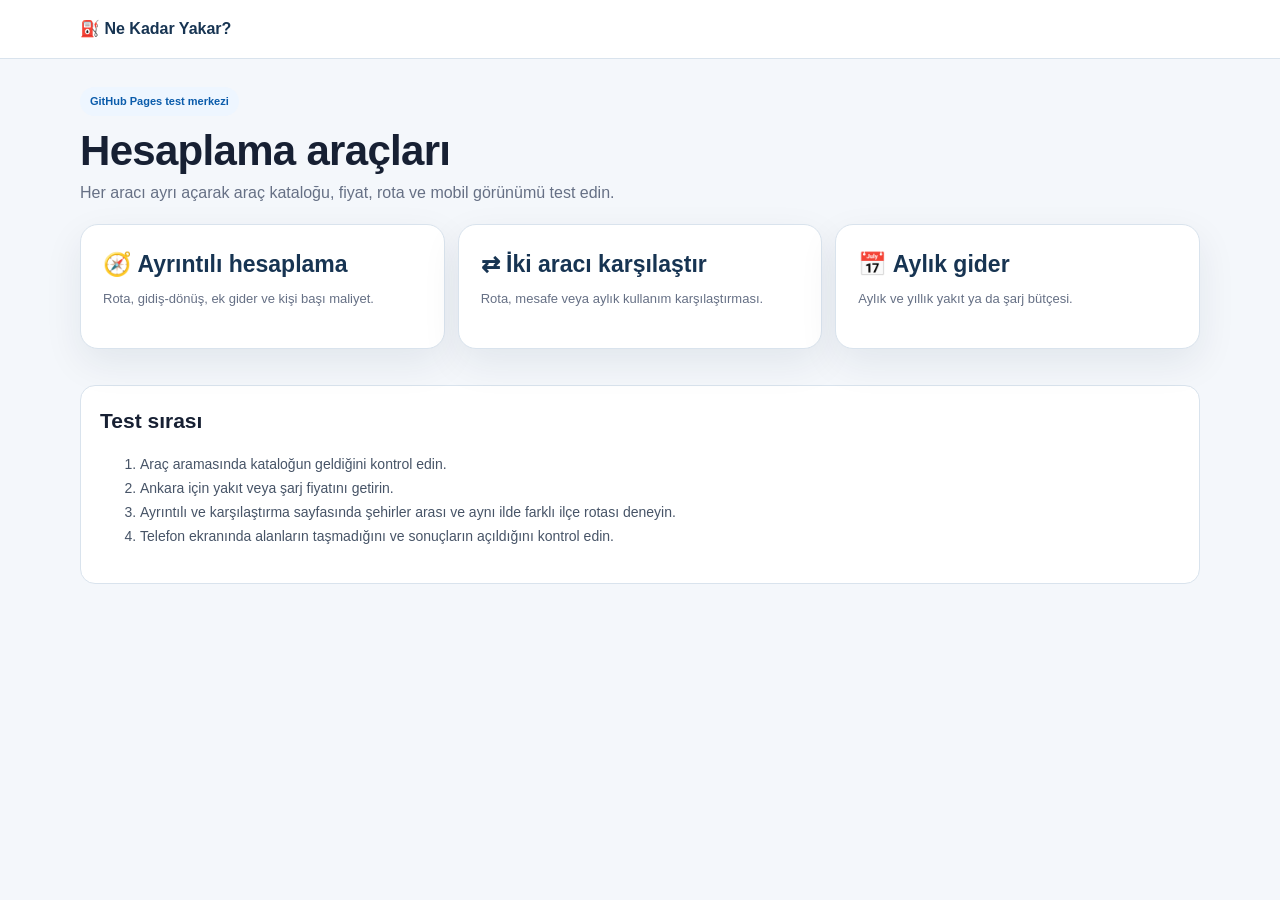
<file: index.html>
<!doctype html>
<html lang="tr">
<head>
  <meta charset="utf-8"><meta name="viewport" content="width=device-width,initial-scale=1">
  <title>Ne Kadar Yakar? Hesaplama Araçları</title>
  <meta name="robots" content="noindex,follow">
  <link rel="stylesheet" href="./shared/styles.css">
</head>
<body>
<header class="nky-topbar"><div class="nky-shell nky-topbar-inner"><a class="nky-brand" href="https://www.arabanekadaryakar.com/">⛽ Ne Kadar Yakar?</a></div></header>
<main class="nky-shell">
  <section class="nky-hero"><span class="nky-kicker">GitHub Pages test merkezi</span><h1>Hesaplama araçları</h1><p>Her aracı ayrı açarak araç kataloğu, fiyat, rota ve mobil görünümü test edin.</p></section>
  <section class="nky-grid nky-grid-3">
    <a class="nky-card" href="./ayrintili-hesaplama/" style="text-decoration:none"><h2>🧭 Ayrıntılı hesaplama</h2><p class="nky-card-sub">Rota, gidiş-dönüş, ek gider ve kişi başı maliyet.</p></a>
    <a class="nky-card" href="./arac-karsilastirma/" style="text-decoration:none"><h2>⇄ İki aracı karşılaştır</h2><p class="nky-card-sub">Rota, mesafe veya aylık kullanım karşılaştırması.</p></a>
    <a class="nky-card" href="./aylik-hesaplama/" style="text-decoration:none"><h2>📅 Aylık gider</h2><p class="nky-card-sub">Aylık ve yıllık yakıt ya da şarj bütçesi.</p></a>
  </section>
  <section class="nky-info"><h2>Test sırası</h2><ol><li>Araç aramasında kataloğun geldiğini kontrol edin.</li><li>Ankara için yakıt veya şarj fiyatını getirin.</li><li>Ayrıntılı ve karşılaştırma sayfasında şehirler arası ve aynı ilde farklı ilçe rotası deneyin.</li><li>Telefon ekranında alanların taşmadığını ve sonuçların açıldığını kontrol edin.</li></ol></section>
</main>
<script src="./shared/core.js"></script>
</body>
</html>
</file>
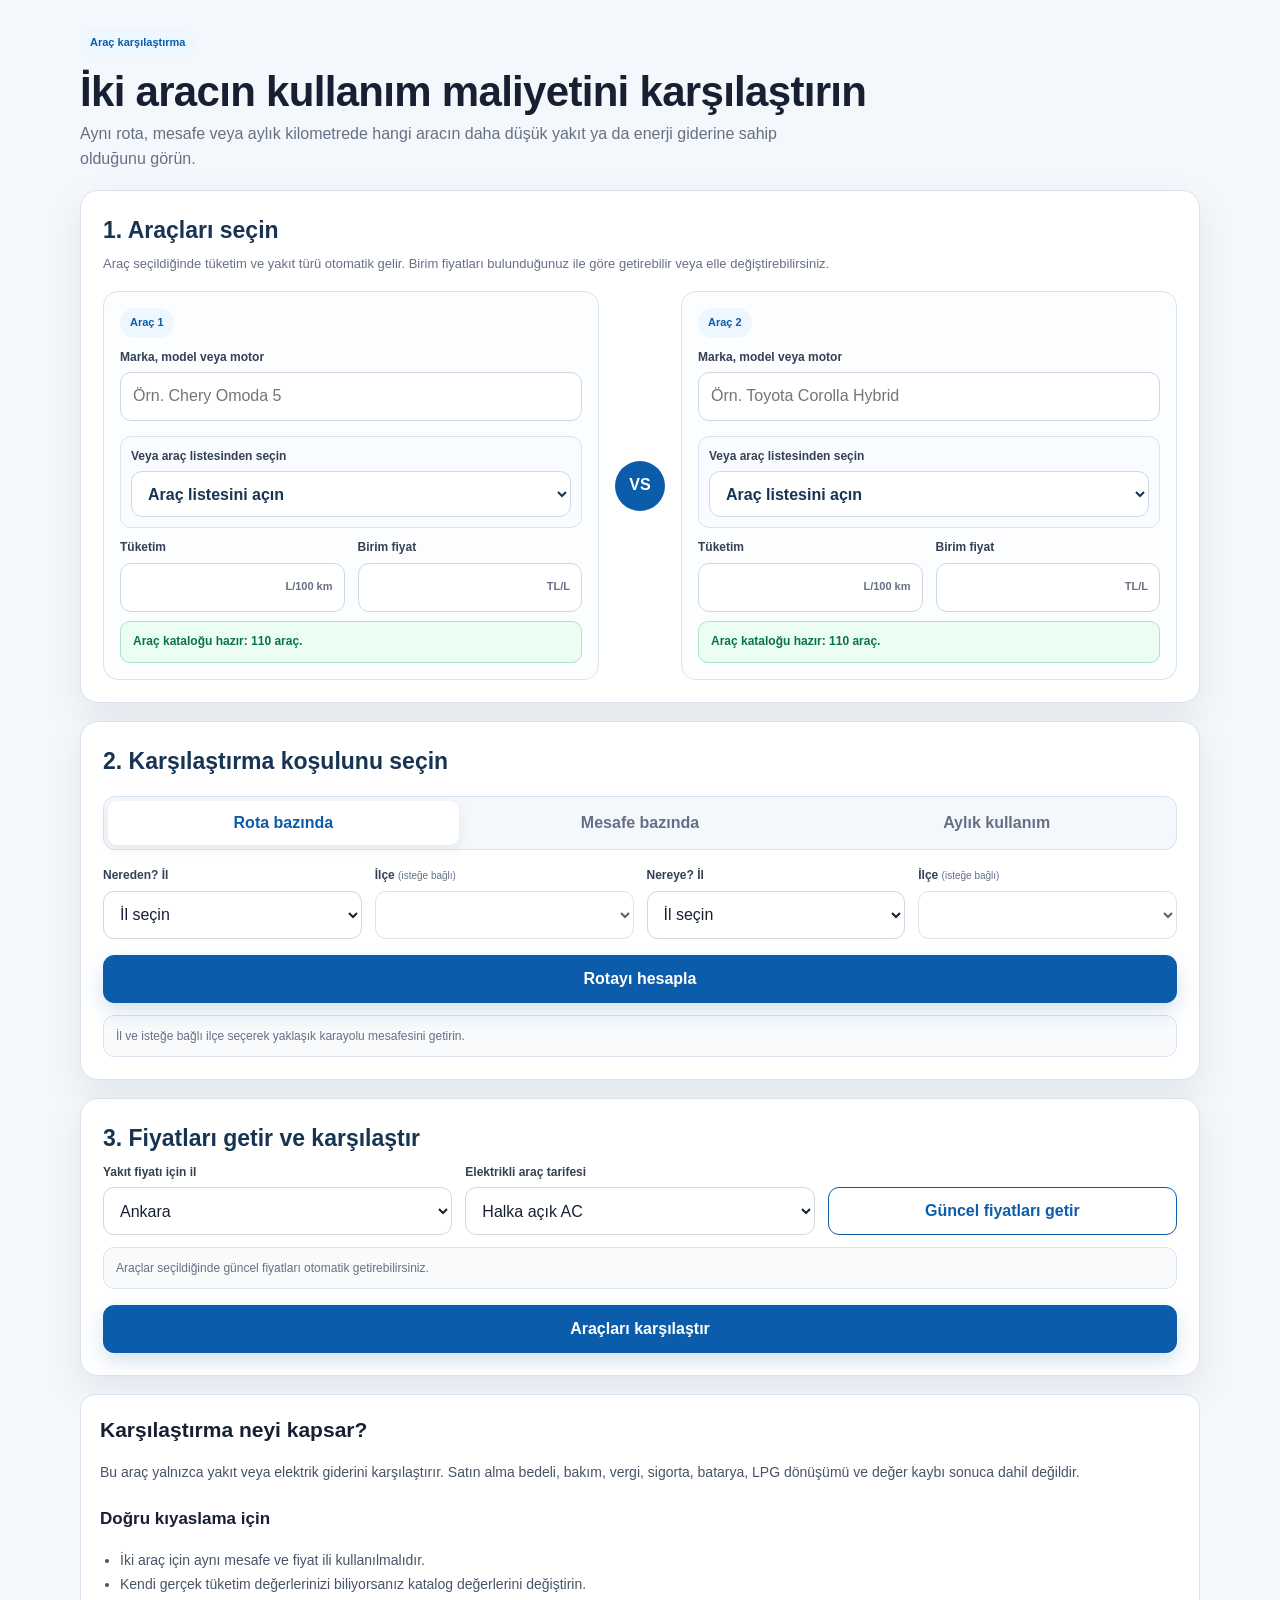
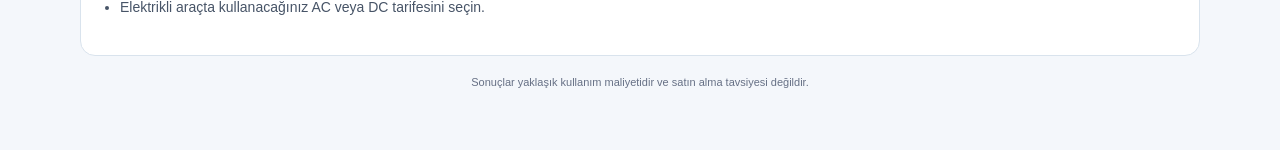
<file: arac-karsilastirma/index.html>
<!doctype html>
<html lang="tr">
<head>
<!-- NKY self-contained calculator build v4: vehicle catalogue and app code are embedded. -->
<meta http-equiv="Cache-Control" content="no-cache, no-store, must-revalidate">
  <meta charset="utf-8">
  <meta name="viewport" content="width=device-width,initial-scale=1,viewport-fit=cover">
  <meta name="theme-color" content="#0b5cab">
  <title>İki Aracı Yakıt ve Enerji Maliyetine Göre Karşılaştır</title>
  <meta name="description" content="İki aracın 100 km, rota, aylık ve yıllık yakıt veya elektrik maliyetlerini aynı koşullarda karşılaştırın.">
  <style>
:root{
  --nky-bg:#f4f7fb;--nky-card:#fff;--nky-text:#172033;--nky-muted:#667085;
  --nky-primary:#0b5cab;--nky-primary-dark:#084781;--nky-soft:#eef6ff;
  --nky-border:#d9e3ed;--nky-success:#08734f;--nky-success-bg:#ecfdf3;
  --nky-warning:#7a4b00;--nky-warning-bg:#fff8e8;--nky-danger:#b42318;--nky-danger-bg:#fff1f1;
  --nky-shadow:0 14px 38px rgba(15,33,61,.08);--nky-radius:18px;
}
*{box-sizing:border-box}
html{color-scheme:light;scroll-behavior:smooth}
body{margin:0;background:var(--nky-bg);color:var(--nky-text);font:16px/1.55 Arial,Helvetica,sans-serif;padding:0 0 48px}
button,input,select,textarea{font:inherit}
button{touch-action:manipulation}
a{color:var(--nky-primary)}
.nky-shell{width:min(1120px,calc(100% - 28px));margin:0 auto}
.nky-topbar{position:sticky;top:0;z-index:50;background:rgba(255,255,255,.96);backdrop-filter:blur(10px);border-bottom:1px solid var(--nky-border)}
.nky-topbar-inner{min-height:58px;display:flex;align-items:center;justify-content:space-between;gap:18px}
.nky-brand{font-weight:900;color:#173452;text-decoration:none;white-space:nowrap}
.nky-nav{display:flex;align-items:center;gap:7px;overflow-x:auto;scrollbar-width:none}
.nky-nav::-webkit-scrollbar{display:none}
.nky-nav a{flex:0 0 auto;padding:8px 10px;border-radius:9px;color:#475467;text-decoration:none;font-size:12px;font-weight:800}
.nky-nav a:hover,.nky-nav a.active{background:var(--nky-soft);color:var(--nky-primary)}
.nky-hero{padding:28px 0 18px}
.nky-kicker{display:inline-flex;padding:6px 10px;border-radius:999px;background:var(--nky-soft);color:var(--nky-primary);font-size:11px;font-weight:900}
.nky-hero h1{margin:11px 0 7px;font-size:clamp(28px,5vw,42px);line-height:1.12;letter-spacing:-.7px}
.nky-hero p{max-width:760px;margin:0;color:var(--nky-muted)}
.nky-card{margin-bottom:18px;padding:22px;border:1px solid var(--nky-border);border-radius:var(--nky-radius);background:var(--nky-card);box-shadow:var(--nky-shadow)}
.nky-card h2{margin:0 0 6px;color:#173452;font-size:23px}
.nky-card-sub{margin:0 0 17px;color:var(--nky-muted);font-size:13px}
.nky-grid{display:grid;gap:13px}
.nky-grid-2{grid-template-columns:repeat(2,minmax(0,1fr))}
.nky-grid-3{grid-template-columns:repeat(3,minmax(0,1fr))}
.nky-grid-4{grid-template-columns:repeat(4,minmax(0,1fr))}
.nky-field{display:flex;min-width:0;flex-direction:column;gap:6px}
.nky-field.full{grid-column:1/-1}
.nky-field label{color:#344054;font-size:12px;font-weight:900}
.nky-field small{color:var(--nky-muted);font-weight:400}
.nky-input-wrap{position:relative}
.nky-input-wrap .nky-unit{position:absolute;right:12px;top:50%;transform:translateY(-50%);color:var(--nky-muted);font-size:11px;font-weight:800;pointer-events:none}
input,select,textarea{width:100%;min-height:48px;padding:11px 12px;border:1px solid #cdd8e3;border-radius:11px;background:#fff;color:var(--nky-text);outline:0}
input:focus,select:focus,textarea:focus{border-color:#78abd7;box-shadow:0 0 0 3px rgba(11,92,171,.10)}
input[type=number]{font-variant-numeric:tabular-nums}
.nky-button{min-height:48px;border:1px solid var(--nky-primary);border-radius:11px;padding:10px 15px;background:#fff;color:var(--nky-primary);font-weight:900;cursor:pointer}
.nky-button:hover{background:var(--nky-soft)}
.nky-button:active{transform:scale(.99)}
.nky-button.primary{background:var(--nky-primary);color:#fff;box-shadow:0 8px 20px rgba(11,92,171,.18)}
.nky-button.primary:hover{background:var(--nky-primary-dark)}
.nky-button.danger{border-color:#efb7b7;color:var(--nky-danger)}
.nky-button:disabled{opacity:.5;cursor:not-allowed}
.nky-actions{display:flex;flex-wrap:wrap;gap:9px;margin-top:16px}
.nky-actions .primary{flex:1 1 260px}
.nky-status{margin-top:12px;padding:11px 12px;border:1px solid var(--nky-border);border-radius:11px;background:#f8fafc;color:var(--nky-muted);font-size:12px;line-height:1.5}
.nky-status.ok{border-color:#afe1c8;background:var(--nky-success-bg);color:var(--nky-success)}
.nky-status.warn{border-color:#f0ca7d;background:var(--nky-warning-bg);color:var(--nky-warning)}
.nky-status.error{border-color:#efb8b8;background:var(--nky-danger-bg);color:var(--nky-danger)}
.nky-autocomplete{position:relative}
.nky-suggestions{display:none;position:static;width:100%;max-height:310px;overflow:auto;margin-top:7px;padding:6px;border:1px solid #c8d7e5;border-radius:13px;background:#fff;box-shadow:0 10px 26px rgba(15,33,61,.10)}
.nky-suggestions.show{display:block}
.nky-suggestion{display:flex;align-items:center;justify-content:space-between;gap:12px;width:100%;min-height:55px;padding:10px 11px;border:0;border-radius:9px;background:#fff;text-align:left;cursor:pointer}
.nky-suggestion:hover,.nky-suggestion.active{background:#eef6ff}
.nky-suggestion-main{min-width:0}
.nky-suggestion strong{display:block;overflow:hidden;color:#173452;font-size:14px;text-overflow:ellipsis;white-space:nowrap}
.nky-suggestion small{display:block;margin-top:3px;color:var(--nky-muted);font-size:11px}
.nky-badge{flex:0 0 auto;padding:5px 8px;border-radius:999px;background:var(--nky-soft);color:var(--nky-primary);font-size:10px;font-weight:900}
.nky-selected{margin-top:9px;min-height:42px;padding:10px 12px;border:1px solid var(--nky-border);border-radius:10px;background:#f8fafc;color:var(--nky-muted);font-size:12px}
.nky-selected.ok{border-color:#afe1c8;background:var(--nky-success-bg);color:var(--nky-success);font-weight:800}
.nky-inline-check{display:flex;align-items:flex-start;gap:10px;padding:11px 12px;border:1px solid var(--nky-border);border-radius:11px;background:#f8fafc}
.nky-inline-check input{width:auto;min-height:auto;margin-top:3px;accent-color:var(--nky-primary)}
.nky-inline-check label{font-size:13px;font-weight:800}
.nky-collapsible{margin-top:13px;border:1px solid var(--nky-border);border-radius:12px;background:#f8fafc;overflow:hidden}
.nky-collapsible summary{padding:13px 14px;cursor:pointer;font-weight:900;color:#173452}
.nky-collapsible-body{padding:0 14px 14px}
.nky-result{display:none;margin-top:18px;padding:18px;border:1px solid #b8d8f3;border-radius:15px;background:#eff8ff}
.nky-result.show{display:block;animation:nkyIn .2s ease}
@keyframes nkyIn{from{opacity:0;transform:translateY(7px)}to{opacity:1;transform:none}}
.nky-result-title{color:#52677d;font-size:12px;font-weight:800}
.nky-result-total{margin-top:2px;color:var(--nky-primary);font-size:clamp(31px,6vw,44px);font-weight:900;line-height:1.1;letter-spacing:-.8px}
.nky-metrics{display:grid;grid-template-columns:repeat(4,minmax(0,1fr));gap:10px;margin-top:14px}
.nky-metric{padding:11px;border:1px solid #cfe4fb;border-radius:11px;background:#fff}
.nky-metric small{display:block;color:var(--nky-muted);font-size:10px}
.nky-metric strong{display:block;margin-top:4px;overflow-wrap:anywhere;font-size:14px}
.nky-tabs{display:grid;grid-template-columns:repeat(3,1fr);gap:6px;margin:16px 0;padding:4px;border:1px solid var(--nky-border);border-radius:12px;background:#f4f8fc}
.nky-tab{border:0;border-radius:9px;padding:10px 8px;background:transparent;color:var(--nky-muted);font-weight:900;cursor:pointer}
.nky-tab.active{background:#fff;color:var(--nky-primary);box-shadow:0 4px 12px rgba(15,33,61,.08)}
.nky-panel{display:none}.nky-panel.active{display:block}
.nky-two-vehicles{display:grid;grid-template-columns:minmax(0,1fr) 54px minmax(0,1fr);gap:14px;align-items:stretch}
.nky-vehicle-card{padding:16px;border:1px solid var(--nky-border);border-radius:15px;background:#fbfdff}
.nky-vs{align-self:center;justify-self:center;display:grid;place-items:center;width:50px;height:50px;border-radius:50%;background:var(--nky-primary);color:#fff;font-weight:900}
.nky-winner{margin-bottom:12px;padding:13px 14px;border:1px solid #a7e0c4;border-radius:12px;background:var(--nky-success-bg);color:var(--nky-success);font-weight:900}
.nky-result-card{position:relative;padding:16px;border:1px solid var(--nky-border);border-radius:14px;background:#fff}
.nky-result-card.cheaper{border-color:#77d3a5;box-shadow:0 0 0 3px rgba(35,180,105,.08)}
.nky-result-card>small{display:block;color:var(--nky-primary);font-weight:900}
.nky-result-card>strong{display:block;margin:7px 0 3px;font-size:31px}
.nky-result-card dl{margin:12px 0 0}.nky-result-card dl div{display:flex;justify-content:space-between;gap:12px;padding:8px 0;border-top:1px solid #edf1f5}.nky-result-card dt,.nky-result-card dd{margin:0}.nky-result-card dd{font-weight:800}
.nky-info{margin-top:18px;padding:19px;border:1px solid var(--nky-border);border-radius:15px;background:#fff}
.nky-info h2{margin:0 0 10px;font-size:21px}.nky-info h3{margin:22px 0 7px;font-size:17px}.nky-info p,.nky-info li{color:#475467;font-size:14px;line-height:1.7}.nky-info ul{padding-left:20px}
.nky-footer-note{margin-top:18px;color:var(--nky-muted);font-size:11px;text-align:center}
.nky-hidden{display:none!important}
@media(max-width:820px){
  .nky-grid-4{grid-template-columns:repeat(2,minmax(0,1fr))}
  .nky-metrics{grid-template-columns:repeat(2,minmax(0,1fr))}
  .nky-two-vehicles{grid-template-columns:1fr}
  .nky-vs{width:42px;height:42px}
}
@media(max-width:640px){
  body{padding-bottom:30px}
  .nky-shell{width:min(100% - 18px,1120px)}
  .nky-topbar-inner{min-height:52px}
  .nky-brand{font-size:14px}
  .nky-nav a{padding:7px 8px;font-size:10px}
  .nky-hero{padding:18px 0 12px}.nky-hero h1{font-size:29px}.nky-hero p{font-size:13px}
  .nky-card{padding:13px;border-radius:15px}.nky-card h2{font-size:20px}
  .nky-grid-2,.nky-grid-3,.nky-grid-4{grid-template-columns:1fr}
  .nky-field.full{grid-column:auto}
  input,select,textarea,button{font-size:16px}
  .nky-actions{display:grid;grid-template-columns:1fr}.nky-actions .primary{flex:auto}
  .nky-tabs{grid-template-columns:1fr}
  .nky-metrics{grid-template-columns:1fr 1fr}
  .nky-suggestion{min-height:60px}
  .nky-result{padding:13px}.nky-result-card>strong{font-size:27px}
  .nky-info{padding:15px}
}


/* v4: araç seçimi için her zaman görünen güvenilir yerel liste */
.nky-native-vehicle-wrap{margin-top:9px;padding:10px;border:1px solid #d8e4ef;border-radius:11px;background:#f8fbff}
.nky-native-vehicle-label{display:block;margin-bottom:6px;color:#52677d;font-size:11px;font-weight:900}
.nky-native-vehicle-select{min-height:46px;background:#fff;color:#173452;font-weight:700}
.nky-native-vehicle-select:focus{border-color:#78abd7;box-shadow:0 0 0 3px rgba(11,92,171,.10)}
@media(max-width:640px){
  .nky-native-vehicle-wrap{padding:8px;margin-top:8px}
  .nky-native-vehicle-label{font-size:10px}
  .nky-native-vehicle-select{font-size:16px;min-height:48px}
}


html,body{max-width:100%;overflow-x:hidden}
img,svg,canvas,table{max-width:100%}
</style>
<meta name="robots" content="noindex,follow">
<link rel="canonical" href="https://www.arabanekadaryakar.com/p/iki-aracn-yakt-maliyetini-karslastr.html">
</head>
<body>
<main class="nky-shell">
  <section class="nky-hero">
    <span class="nky-kicker">Araç karşılaştırma</span>
    <h1>İki aracın kullanım maliyetini karşılaştırın</h1>
    <p>Aynı rota, mesafe veya aylık kilometrede hangi aracın daha düşük yakıt ya da enerji giderine sahip olduğunu görün.</p>
  </section>

  <section class="nky-card">
    <h2>1. Araçları seçin</h2>
    <p class="nky-card-sub">Araç seçildiğinde tüketim ve yakıt türü otomatik gelir. Birim fiyatları bulunduğunuz ile göre getirebilir veya elle değiştirebilirsiniz.</p>
    <div class="nky-two-vehicles">
      <article class="nky-vehicle-card">
        <span class="nky-kicker">Araç 1</span>
        <div class="nky-field nky-autocomplete" style="margin-top:10px">
          <label for="vehicle1">Marka, model veya motor</label>
          <input id="vehicle1" type="search" autocomplete="off" placeholder="Örn. Chery Omoda 5">
          <div class="nky-suggestions" id="suggestions1"></div>
        </div>
        <div class="nky-grid nky-grid-2" style="margin-top:10px">
          <div class="nky-field"><label for="cons1">Tüketim</label><div class="nky-input-wrap"><input id="cons1" type="text" inputmode="decimal"><span class="nky-unit" id="unit1">L/100 km</span></div></div>
          <div class="nky-field"><label for="price1">Birim fiyat</label><div class="nky-input-wrap"><input id="price1" type="text" inputmode="decimal"><span class="nky-unit" id="priceUnit1">TL/L</span></div></div>
        </div>
        <div class="nky-selected" id="selected1">Araç kataloğu yükleniyor…</div>
      </article>
      <div class="nky-vs">VS</div>
      <article class="nky-vehicle-card">
        <span class="nky-kicker">Araç 2</span>
        <div class="nky-field nky-autocomplete" style="margin-top:10px">
          <label for="vehicle2">Marka, model veya motor</label>
          <input id="vehicle2" type="search" autocomplete="off" placeholder="Örn. Toyota Corolla Hybrid">
          <div class="nky-suggestions" id="suggestions2"></div>
        </div>
        <div class="nky-grid nky-grid-2" style="margin-top:10px">
          <div class="nky-field"><label for="cons2">Tüketim</label><div class="nky-input-wrap"><input id="cons2" type="text" inputmode="decimal"><span class="nky-unit" id="unit2">L/100 km</span></div></div>
          <div class="nky-field"><label for="price2">Birim fiyat</label><div class="nky-input-wrap"><input id="price2" type="text" inputmode="decimal"><span class="nky-unit" id="priceUnit2">TL/L</span></div></div>
        </div>
        <div class="nky-selected" id="selected2">Araç kataloğu yükleniyor…</div>
      </article>
    </div>
  </section>

  <section class="nky-card">
    <h2>2. Karşılaştırma koşulunu seçin</h2>
    <div class="nky-tabs" role="tablist">
      <button class="nky-tab active" data-mode="route" type="button">Rota bazında</button>
      <button class="nky-tab" data-mode="distance" type="button">Mesafe bazında</button>
      <button class="nky-tab" data-mode="monthly" type="button">Aylık kullanım</button>
    </div>
    <div class="nky-panel active" data-panel="route">
      <div class="nky-grid nky-grid-4">
        <div class="nky-field"><label for="fromCity">Nereden? İl</label><select id="fromCity"></select></div>
        <div class="nky-field"><label for="fromDistrict">İlçe <small>(isteğe bağlı)</small></label><select id="fromDistrict" disabled></select></div>
        <div class="nky-field"><label for="toCity">Nereye? İl</label><select id="toCity"></select></div>
        <div class="nky-field"><label for="toDistrict">İlçe <small>(isteğe bağlı)</small></label><select id="toDistrict" disabled></select></div>
      </div>
      <div class="nky-actions"><button class="nky-button primary" id="routeButton" type="button">Rotayı hesapla</button></div>
      <div class="nky-status" id="routeStatus">İl ve isteğe bağlı ilçe seçerek yaklaşık karayolu mesafesini getirin.</div>
    </div>
    <div class="nky-panel" data-panel="distance">
      <div class="nky-grid nky-grid-2"><div class="nky-field"><label for="distanceKm">Karşılaştırılacak mesafe</label><div class="nky-input-wrap"><input id="distanceKm" type="text" inputmode="decimal" value="100"><span class="nky-unit">km</span></div></div></div>
    </div>
    <div class="nky-panel" data-panel="monthly">
      <div class="nky-grid nky-grid-2"><div class="nky-field"><label for="monthlyKm">Aylık kullanım</label><div class="nky-input-wrap"><input id="monthlyKm" type="text" inputmode="decimal" value="1500"><span class="nky-unit">km/ay</span></div></div></div>
    </div>
  </section>

  <section class="nky-card">
    <h2>3. Fiyatları getir ve karşılaştır</h2>
    <div class="nky-grid nky-grid-3">
      <div class="nky-field"><label for="priceCity">Yakıt fiyatı için il</label><select id="priceCity"></select></div>
      <div class="nky-field"><label for="electricTariff">Elektrikli araç tarifesi</label><select id="electricTariff"><option value="ac">Halka açık AC</option><option value="dc">Halka açık DC</option></select></div>
      <div class="nky-field"><label>&nbsp;</label><button class="nky-button" id="priceButton" type="button">Güncel fiyatları getir</button></div>
    </div>
    <div class="nky-status" id="priceStatus">Araçlar seçildiğinde güncel fiyatları otomatik getirebilirsiniz.</div>
    <div class="nky-actions"><button class="nky-button primary" id="compareButton" type="button">Araçları karşılaştır</button></div>
    <div class="nky-status error nky-hidden" id="formError"></div>

    <div class="nky-result" id="result">
      <div class="nky-winner" id="winner"></div>
      <div class="nky-grid nky-grid-2">
        <article class="nky-result-card" id="resultCard1">
          <small id="resultName1">Araç 1</small><strong id="mainCost1">0 TL</strong><span id="mainLabel1">Seçilen koşuldaki maliyet</span>
          <dl><div><dt>100 km</dt><dd id="per100_1">0 TL</dd></div><div><dt>Aylık</dt><dd id="monthly_1">—</dd></div><div><dt>Yıllık</dt><dd id="yearly_1">—</dd></div></dl>
        </article>
        <article class="nky-result-card" id="resultCard2">
          <small id="resultName2">Araç 2</small><strong id="mainCost2">0 TL</strong><span id="mainLabel2">Seçilen koşuldaki maliyet</span>
          <dl><div><dt>100 km</dt><dd id="per100_2">0 TL</dd></div><div><dt>Aylık</dt><dd id="monthly_2">—</dd></div><div><dt>Yıllık</dt><dd id="yearly_2">—</dd></div></dl>
        </article>
      </div>
      <div class="nky-status warn" id="difference"></div>
      <div class="nky-actions"><button class="nky-button primary" id="shareButton" type="button">Paylaş</button><button class="nky-button" id="whatsappButton" type="button">WhatsApp</button><button class="nky-button" id="copyButton" type="button">Kopyala</button></div>
    </div>
  </section>

  <section class="nky-info">
    <h2>Karşılaştırma neyi kapsar?</h2>
    <p>Bu araç yalnızca yakıt veya elektrik giderini karşılaştırır. Satın alma bedeli, bakım, vergi, sigorta, batarya, LPG dönüşümü ve değer kaybı sonuca dahil değildir.</p>
    <h3>Doğru kıyaslama için</h3>
    <ul><li>İki araç için aynı mesafe ve fiyat ili kullanılmalıdır.</li><li>Kendi gerçek tüketim değerlerinizi biliyorsanız katalog değerlerini değiştirin.</li><li>Elektrikli araçta kullanacağınız AC veya DC tarifesini seçin.</li></ul>
  </section>
  <p class="nky-footer-note">Sonuçlar yaklaşık kullanım maliyetidir ve satın alma tavsiyesi değildir.</p>
</main>
<script>
window.NKY_LOCATIONS = {
  cities: ['Adana','Adıyaman','Afyonkarahisar','Ağrı','Aksaray','Amasya','Ankara','Antalya','Ardahan','Artvin','Aydın','Balıkesir','Bartın','Batman','Bayburt','Bilecik','Bingöl','Bitlis','Bolu','Burdur','Bursa','Çanakkale','Çankırı','Çorum','Denizli','Diyarbakır','Düzce','Edirne','Elazığ','Erzincan','Erzurum','Eskişehir','Gaziantep','Giresun','Gümüşhane','Hakkari','Hatay','Iğdır','Isparta','İstanbul','İzmir','Kahramanmaraş','Karabük','Karaman','Kars','Kastamonu','Kayseri','Kırıkkale','Kırklareli','Kırşehir','Kilis','Kocaeli','Konya','Kütahya','Malatya','Manisa','Mardin','Mersin','Muğla','Muş','Nevşehir','Niğde','Ordu','Osmaniye','Rize','Sakarya','Samsun','Siirt','Sinop','Sivas','Şanlıurfa','Şırnak','Tekirdağ','Tokat','Trabzon','Tunceli','Uşak','Van','Yalova','Yozgat','Zonguldak'],
  districts: {"Balıkesir":["Altıeylül","Ayvalık","Balya","Bandırma","Bigadiç","Burhaniye","Dursunbey","Edremit","Erdek","Gömeç","Gönen","Havran","İvrindi","Karesi","Kepsut","Manyas","Marmara","Savaştepe","Sındırgı","Susurluk"],"Bilecik":["Bozüyük","Gölpazarı","İnhisar","Merkez","Osmaneli","Pazaryeri","Söğüt","Yenipazar"],"Bingöl":["Adaklı","Genç","Karlıova","Kiğı","Merkez","Solhan","Yayladere","Yedisu"],"Bitlis":["Adilcevaz","Ahlat","Güroymak","Hizan","Merkez","Mutki","Tatvan"],"Bolu":["Dörtdivan","Gerede","Göynük","Kıbrıscık","Mengen","Merkez","Mudurnu","Seben","Yeniçağa"],"Burdur":["Ağlasun","Altınyayla","Bucak","Çavdır","Çeltikçi","Gölhisar","Karamanlı","Kemer","Merkez","Tefenni","Yeşilova"],"Bursa":["Büyükorhan","Gemlik","Gürsu","Harmancık","İnegöl","İznik","Karacabey","Keles","Kestel","Mudanya","Mustafakemalpaşa","Nilüfer","Orhaneli","Orhangazi","Osmangazi","Yenişehir","Yıldırım"],"Çanakkale":["Ayvacık","Bayramiç","Biga","Bozcaada","Çan","Eceabat","Ezine","Gelibolu","Gökçeada","Lapseki","Merkez","Yenice"],"Çankırı":["Atkaracalar","Bayramören","Çerkeş","Eldivan","Ilgaz","Kızılırmak","Korgun","Kurşunlu","Merkez","Orta","Şabanözü","Yapraklı"],"Çorum":["Alaca","Bayat","Boğazkale","Dodurga","İskilip","Kargı","Laçin","Mecitözü","Merkez","Oğuzlar","Ortaköy","Osmancık","Sungurlu","Uğurludağ"],"Denizli":["Acıpayam","Babadağ","Baklan","Bekilli","Beyağaç","Bozkurt","Buldan","Çal","Çameli","Çardak","Çivril","Güney","Honaz","Kale","Merkezefendi","Pamukkale","Sarayköy","Serinhisar","Tavas"],"Diyarbakır":["Bağlar","Bismil","Çermik","Çınar","Çüngüş","Dicle","Eğil","Ergani","Hani","Hazro","Kayapınar","Kocaköy","Kulp","Lice","Silvan","Sur","Yenişehir"],"Edirne":["Enez","Havsa","İpsala","Keşan","Lalapaşa","Meriç","Merkez","Süloğlu","Uzunköprü"],"Elazığ":["Ağın","Alacakaya","Arıcak","Baskil","Karakoçan","Keban","Kovancılar","Maden","Merkez","Palu","Sivrice"],"Erzincan":["Çayırlı","İliç","Kemah","Kemaliye","Merkez","Otlukbeli","Refahiye","Tercan","Üzümlü"],"Erzurum":["Aşkale","Aziziye","Çat","Hınıs","Horasan","İspir","Karaçoban","Karayazı","Köprüköy","Narman","Oltu","Olur","Palandöken","Pasinler","Pazaryolu","Şenkaya","Tekman","Tortum","Uzundere","Yakutiye"],"Eskişehir":["Alpu","Beylikova","Çifteler","Günyüzü","Han","İnönü","Mahmudiye","Mihalgazi","Mihalıççık","Odunpazarı","Sarıcakaya","Seyitgazi","Sivrihisar","Tepebaşı"],"Gaziantep":["Araban","İslahiye","Karkamış","Nizip","Nurdağı","Oğuzeli","Şahinbey","Şehitkamil","Yavuzeli"],"Giresun":["Alucra","Bulancak","Çamoluk","Çanakçı","Dereli","Doğankent","Espiye","Eynesil","Görele","Güce","Keşap","Merkez","Piraziz","Şebinkarahisar","Tirebolu","Yağlıdere"],"Gümüşhane":["Kelkit","Köse","Kürtün","Merkez","Şiran","Torul"],"Hakkari":["Çukurca","Derecik","Merkez","Şemdinli","Yüksekova"],"Hatay":["Altınözü","Antakya","Arsuz","Belen","Defne","Dörtyol","Erzin","Hassa","İskenderun","Kırıkhan","Kumlu","Payas","Reyhanlı","Samandağ","Yayladağı"],"Isparta":["Aksu","Atabey","Eğirdir","Gelendost","Gönen","Keçiborlu","Merkez","Senirkent","Sütçüler","Şarkikaraağaç","Uluborlu","Yalvaç","Yenişarbademli"],"Mersin":["Akdeniz","Anamur","Aydıncık","Bozyazı","Çamlıyayla","Erdemli","Gülnar","Mezitli","Mut","Silifke","Tarsus","Toroslar","Yenişehir"],"İstanbul":["Adalar","Arnavutköy","Ataşehir","Avcılar","Bağcılar","Bahçelievler","Bakırköy","Başakşehir","Bayrampaşa","Beşiktaş","Beykoz","Beylikdüzü","Beyoğlu","Büyükçekmece","Çatalca","Çekmeköy","Esenler","Esenyurt","Eyüpsultan","Fatih","Gaziosmanpaşa","Güngören","Kadıköy","Kağıthane","Kartal","Küçükçekmece","Maltepe","Pendik","Sancaktepe","Sarıyer","Silivri","Sultanbeyli","Sultangazi","Şile","Şişli","Tuzla","Ümraniye","Üsküdar","Zeytinburnu"],"İzmir":["Aliağa","Balçova","Bayındır","Bayraklı","Bergama","Beydağ","Bornova","Buca","Çeşme","Çiğli","Dikili","Foça","Gaziemir","Güzelbahçe","Karabağlar","Karaburun","Karşıyaka","Kemalpaşa","Kınık","Kiraz","Konak","Menderes","Menemen","Narlıdere","Ödemiş","Seferihisar","Selçuk","Tire","Torbalı","Urla"],"Kars":["Akyaka","Arpaçay","Digor","Kağızman","Merkez","Sarıkamış","Selim","Susuz"],"Kastamonu":["Abana","Ağlı","Araç","Azdavay","Bozkurt","Cide","Çatalzeytin","Daday","Devrekani","Doğanyurt","Hanönü","İhsangazi","İnebolu","Küre","Merkez","Pınarbaşı","Seydiler","Şenpazar","Taşköprü","Tosya"],"Kayseri":["Akkışla","Bünyan","Develi","Felahiye","Hacılar","İncesu","Kocasinan","Melikgazi","Özvatan","Pınarbaşı","Sarıoğlan","Sarız","Talas","Tomarza","Yahyalı","Yeşilhisar"],"Kırklareli":["Babaeski","Demirköy","Kofçaz","Lüleburgaz","Merkez","Pehlivanköy","Pınarhisar","Vize"],"Kırşehir":["Akçakent","Akpınar","Boztepe","Çiçekdağı","Kaman","Merkez","Mucur"],"Kocaeli":["Başiskele","Çayırova","Darıca","Derince","Dilovası","Gebze","Gölcük","İzmit","Kandıra","Karamürsel","Kartepe","Körfez"],"Konya":["Ahırlı","Akören","Akşehir","Altınekin","Beyşehir","Bozkır","Cihanbeyli","Çeltik","Çumra","Derbent","Derebucak","Doğanhisar","Emirgazi","Ereğli","Güneysınır","Hadim","Halkapınar","Hüyük","Ilgın","Kadınhanı","Karapınar","Karatay","Kulu","Meram","Sarayönü","Selçuklu","Seydişehir","Taşkent","Tuzlukçu","Yalıhüyük","Yunak"],"Kütahya":["Altıntaş","Aslanapa","Çavdarhisar","Domaniç","Dumlupınar","Emet","Gediz","Hisarcık","Merkez","Pazarlar","Simav","Şaphane","Tavşanlı"],"Malatya":["Akçadağ","Arapgir","Arguvan","Battalgazi","Darende","Doğanşehir","Doğanyol","Hekimhan","Kale","Kuluncak","Pütürge","Yazıhan","Yeşilyurt"],"Manisa":["Ahmetli","Akhisar","Alaşehir","Demirci","Gölmarmara","Gördes","Kırkağaç","Köprübaşı","Kula","Salihli","Sarıgöl","Saruhanlı","Selendi","Soma","Şehzadeler","Turgutlu","Yunusemre"],"Kahramanmaraş":["Afşin","Andırın","Çağlayancerit","Dulkadiroğlu","Ekinözü","Elbistan","Göksun","Nurhak","Onikişubat","Pazarcık","Türkoğlu"],"Mardin":["Artuklu","Dargeçit","Derik","Kızıltepe","Mazıdağı","Midyat","Nusaybin","Ömerli","Savur","Yeşilli"],"Muğla":["Bodrum","Dalaman","Datça","Fethiye","Kavaklıdere","Köyceğiz","Marmaris","Menteşe","Milas","Ortaca","Seydikemer","Ula","Yatağan"],"Muş":["Bulanık","Hasköy","Korkut","Malazgirt","Merkez","Varto"],"Nevşehir":["Acıgöl","Avanos","Derinkuyu","Gülşehir","Hacıbektaş","Kozaklı","Merkez","Ürgüp"],"Niğde":["Altunhisar","Bor","Çamardı","Çiftlik","Merkez","Ulukışla"],"Ordu":["Akkuş","Altınordu","Aybastı","Çamaş","Çatalpınar","Çaybaşı","Fatsa","Gölköy","Gülyalı","Gürgentepe","İkizce","Kabadüz","Kabataş","Korgan","Kumru","Mesudiye","Perşembe","Ulubey","Ünye"],"Rize":["Ardeşen","Çamlıhemşin","Çayeli","Derepazarı","Fındıklı","Güneysu","Hemşin","İkizdere","İyidere","Kalkandere","Merkez","Pazar"],"Sakarya":["Adapazarı","Akyazı","Arifiye","Erenler","Ferizli","Geyve","Hendek","Karapürçek","Karasu","Kaynarca","Kocaali","Pamukova","Sapanca","Serdivan","Söğütlü","Taraklı"],"Samsun":["19 Mayıs","Alaçam","Asarcık","Atakum","Ayvacık","Bafra","Canik","Çarşamba","Havza","İlkadım","Kavak","Ladik","Salıpazarı","Tekkeköy","Terme","Vezirköprü","Yakakent"],"Siirt":["Baykan","Eruh","Kurtalan","Merkez","Pervari","Şirvan","Tillo"],"Sinop":["Ayancık","Boyabat","Dikmen","Durağan","Erfelek","Gerze","Merkez","Saraydüzü","Türkeli"],"Sivas":["Akıncılar","Altınyayla","Divriği","Doğanşar","Gemerek","Gölova","Gürün","Hafik","İmranlı","Kangal","Koyulhisar","Merkez","Suşehri","Şarkışla","Ulaş","Yıldızeli","Zara"],"Tekirdağ":["Çerkezköy","Çorlu","Ergene","Hayrabolu","Kapaklı","Malkara","Marmaraereğlisi","Muratlı","Saray","Süleymanpaşa","Şarköy"],"Tokat":["Almus","Artova","Başçiftlik","Erbaa","Merkez","Niksar","Pazar","Reşadiye","Sulusaray","Turhal","Yeşilyurt","Zile"],"Trabzon":["Akçaabat","Araklı","Arsin","Beşikdüzü","Çarşıbaşı","Çaykara","Dernekpazarı","Düzköy","Hayrat","Köprübaşı","Maçka","Of","Ortahisar","Sürmene","Şalpazarı","Tonya","Vakfıkebir","Yomra"],"Tunceli":["Çemişgezek","Hozat","Mazgirt","Merkez","Nazımiye","Ovacık","Pertek","Pülümür"],"Şanlıurfa":["Akçakale","Birecik","Bozova","Ceylanpınar","Eyyübiye","Halfeti","Haliliye","Harran","Hilvan","Karaköprü","Siverek","Suruç","Viranşehir"],"Uşak":["Banaz","Eşme","Karahallı","Merkez","Sivaslı","Ulubey"],"Van":["Bahçesaray","Başkale","Çaldıran","Çatak","Edremit","Erciş","Gevaş","Gürpınar","İpekyolu","Muradiye","Özalp","Saray","Tuşba"],"Yozgat":["Akdağmadeni","Aydıncık","Boğazlıyan","Çandır","Çayıralan","Çekerek","Kadışehri","Merkez","Saraykent","Sarıkaya","Sorgun","Şefaatli","Yenifakılı","Yerköy"],"Zonguldak":["Alaplı","Çaycuma","Devrek","Ereğli","Gökçebey","Kilimli","Kozlu","Merkez"],"Aksaray":["Ağaçören","Eskil","Gülağaç","Güzelyurt","Merkez","Ortaköy","Sarıyahşi","Sultanhanı"],"Bayburt":["Aydıntepe","Demirözü","Merkez"],"Karaman":["Ayrancı","Başyayla","Ermenek","Kazımkarabekir","Merkez","Sarıveliler"],"Kırıkkale":["Bahşılı","Balışeyh","Çelebi","Delice","Karakeçili","Keskin","Merkez","Sulakyurt","Yahşihan"],"Batman":["Beşiri","Gercüş","Hasankeyf","Kozluk","Merkez","Sason"],"Şırnak":["Beytüşşebap","Cizre","Güçlükonak","İdil","Merkez","Silopi","Uludere"],"Bartın":["Amasra","Kurucaşile","Merkez","Ulus"],"Ardahan":["Çıldır","Damal","Göle","Hanak","Merkez","Posof"],"Iğdır":["Aralık","Karakoyunlu","Merkez","Tuzluca"],"Yalova":["Altınova","Armutlu","Çınarcık","Çiftlikköy","Merkez","Termal"],"Karabük":["Eflani","Eskipazar","Merkez","Ovacık","Safranbolu","Yenice"],"Kilis":["Elbeyli","Merkez","Musabeyli","Polateli"],"Osmaniye":["Bahçe","Düziçi","Hasanbeyli","Kadirli","Merkez","Sumbas","Toprakkale"],"Düzce":["Akçakoca","Cumayeri","Çilimli","Gölyaka","Gümüşova","Kaynaşlı","Merkez","Yığılca"],"Adana":["Aladağ","Ceyhan","Çukurova","Feke","İmamoğlu","Karaisalı","Karataş","Kozan","Pozantı","Saimbeyli","Sarıçam","Seyhan","Tufanbeyli","Yumurtalık","Yüreğir"],"Adıyaman":["Besni","Çelikhan","Gerger","Gölbaşı","Kahta","Merkez","Samsat","Sincik","Tut"],"Afyonkarahisar":["Başmakçı","Bayat","Bolvadin","Çay","Çobanlar","Dazkırı","Dinar","Emirdağ","Evciler","Hocalar","İhsaniye","İscehisar","Kızılören","Merkez","Sandıklı","Sinanpaşa","Sultandağı","Şuhut"],"Ağrı":["Diyadin","Doğubayazıt","Eleşkirt","Hamur","Merkez","Patnos","Taşlıçay","Tutak"],"Amasya":["Göynücek","Gümüşhacıköy","Hamamözü","Merkez","Merzifon","Suluova","Taşova"],"Ankara":["Akyurt","Altındağ","Ayaş","Bala","Beypazarı","Çamlıdere","Çankaya","Çubuk","Elmadağ","Etimesgut","Evren","Gölbaşı","Güdül","Haymana","Kahramankazan","Kalecik","Keçiören","Kızılcahamam","Mamak","Nallıhan","Polatlı","Pursaklar","Sincan","Şereflikoçhisar","Yenimahalle"],"Antalya":["Akseki","Aksu","Alanya","Demre","Döşemealtı","Elmalı","Finike","Gazipaşa","Gündoğmuş","İbradı","Kaş","Kemer","Kepez","Konyaaltı","Korkuteli","Kumluca","Manavgat","Muratpaşa","Serik"],"Artvin":["Ardanuç","Arhavi","Borçka","Hopa","Kemalpaşa","Merkez","Murgul","Şavşat","Yusufeli"],"Aydın":["Bozdoğan","Buharkent","Çine","Didim","Efeler","Germencik","İncirliova","Karacasu","Karpuzlu","Koçarlı","Köşk","Kuşadası","Kuyucak","Nazilli","Söke","Sultanhisar","Yenipazar"]}
};

</script>
<script>
(function(global){
  'use strict';

  const VEHICLE_API='https://script.google.com/macros/s/AKfycbxNwL7NGF9eTBJApiu3PTIKHfPDt7wjmEg9rThG3fcVLdhkDaZWvmc2QDII4VcXONWAnQ/exec';
  const PRICE_API='https://script.google.com/macros/s/AKfycbwJ2dzHkJRgvW2d9D_inYkYVi9s0wnZlEysyomC9W5BZ7W63nhgkHpL22QoP5-A6tMoyA/exec';
  const CLIENT='nky-web-2026';
  const SITE='arabanekadaryakar.com';
  const CACHE_TTL=10*60*1000;

  const fallbackVehicleMap={"Alfa Romeo":[{"name":"Giulietta 1.4 TB Benzin","type":"benzin","cons":7.0},{"name":"Tonale 1.5 Hybrid","type":"hibrit","cons":5.9}],"Audi":[{"name":"A3 35 TFSI Benzin","type":"benzin","cons":6.0},{"name":"A4 40 TDI Dizel","type":"dizel","cons":5.2},{"name":"Q3 35 TFSI Benzin","type":"benzin","cons":6.8}],"BMW":[{"name":"116i Benzin","type":"benzin","cons":6.3},{"name":"320i Benzin","type":"benzin","cons":6.5},{"name":"320d Dizel","type":"dizel","cons":5.0},{"name":"iX1 Elektrikli","type":"elektrik","cons":17.2}],"BYD":[{"name":"Dolphin Elektrikli","type":"elektrik","cons":15.9},{"name":"Atto 3 Elektrikli","type":"elektrik","cons":16.0},{"name":"Seal U DM-i Hibrit","type":"hibrit","cons":5.8},{"name":"Seal U EV Elektrikli","type":"elektrik","cons":19.9}],"Chery":[{"name":"Omoda 5 Pro 1.6 TGDI Benzin","type":"benzin","cons":9.1},{"name":"Tiggo 7 Pro Max 1.6 TGDI Benzin","type":"benzin","cons":7.9},{"name":"Tiggo 8 Pro Max 1.6 TGDI Benzin","type":"benzin","cons":8.6}],"Citroen":[{"name":"C3 1.2 PureTech Benzin","type":"benzin","cons":5.7},{"name":"C4 1.2 PureTech Benzin","type":"benzin","cons":5.8},{"name":"C4 X 1.5 BlueHDi Dizel","type":"dizel","cons":4.8}],"Cupra":[{"name":"Formentor 1.5 TSI Benzin","type":"benzin","cons":6.8},{"name":"Born Elektrikli","type":"elektrik","cons":16.8}],"Dacia":[{"name":"Sandero 1.0 TCe Benzin","type":"benzin","cons":6.0},{"name":"Duster 1.3 TCe Benzin","type":"benzin","cons":7.0},{"name":"Duster ECO-G LPG","type":"lpg","cons":8.1},{"name":"Jogger ECO-G LPG","type":"lpg","cons":8.4}],"DS":[{"name":"DS 4 PureTech Benzin","type":"benzin","cons":6.5},{"name":"DS 7 BlueHDi Dizel","type":"dizel","cons":5.5}],"Fiat":[{"name":"Egea 1.4 Fire Benzin","type":"benzin","cons":7.1},{"name":"Egea 1.6 Multijet Dizel","type":"dizel","cons":4.8},{"name":"Egea 1.4 Fire LPG","type":"lpg","cons":9.0},{"name":"500e Elektrikli","type":"elektrik","cons":14.0},{"name":"Fiorino 1.3 Multijet Dizel","type":"dizel","cons":5.2}],"Ford":[{"name":"Focus 1.5 EcoBlue Dizel","type":"dizel","cons":4.7},{"name":"Focus 1.0 EcoBoost Benzin","type":"benzin","cons":5.8},{"name":"Puma 1.0 EcoBoost Hybrid","type":"hibrit","cons":5.6},{"name":"Kuga 1.5 EcoBoost Benzin","type":"benzin","cons":7.2}],"Honda":[{"name":"Civic 1.5 VTEC Turbo Benzin","type":"benzin","cons":7.0},{"name":"Civic e:HEV Hybrid","type":"hibrit","cons":5.0},{"name":"HR-V e:HEV Hybrid","type":"hibrit","cons":5.4}],"Hyundai":[{"name":"i10 1.0 Benzin","type":"benzin","cons":5.5},{"name":"i20 1.0 T-GDI Benzin","type":"benzin","cons":6.0},{"name":"Bayon 1.0 T-GDI Benzin","type":"benzin","cons":6.2},{"name":"Tucson 1.6 T-GDI Hybrid","type":"hibrit","cons":6.0},{"name":"IONIQ 5 Elektrikli","type":"elektrik","cons":18.1},{"name":"Kona Elektrikli","type":"elektrik","cons":14.7}],"Jeep":[{"name":"Renegade 1.5 e-Hybrid","type":"hibrit","cons":5.8},{"name":"Compass 1.5 e-Hybrid","type":"hibrit","cons":6.0}],"Kia":[{"name":"Picanto 1.0 Benzin","type":"benzin","cons":5.4},{"name":"Stonic 1.0 T-GDI Benzin","type":"benzin","cons":5.9},{"name":"Sportage 1.6 T-GDI Hybrid","type":"hibrit","cons":6.1},{"name":"Niro EV Elektrikli","type":"elektrik","cons":16.2},{"name":"EV3 Elektrikli","type":"elektrik","cons":15.8}],"Mercedes-Benz":[{"name":"A 200 Benzin","type":"benzin","cons":6.4},{"name":"C 200 Benzin","type":"benzin","cons":6.7},{"name":"E 220 d Dizel","type":"dizel","cons":5.2},{"name":"EQA 250+ Elektrikli","type":"elektrik","cons":16.1}],"MG":[{"name":"MG4 Elektrikli","type":"elektrik","cons":16.6},{"name":"ZS 1.0 T-GDI Benzin","type":"benzin","cons":6.7},{"name":"HS PHEV Hibrit","type":"hibrit","cons":6.2}],"Mini":[{"name":"Cooper C Benzin","type":"benzin","cons":6.0},{"name":"Cooper Electric","type":"elektrik","cons":14.7}],"Nissan":[{"name":"Juke 1.0 DIG-T Benzin","type":"benzin","cons":6.0},{"name":"Qashqai e-Power Hybrid","type":"hibrit","cons":5.4},{"name":"X-Trail e-Power Hybrid","type":"hibrit","cons":6.2}],"Opel":[{"name":"Corsa 1.2 Benzin","type":"benzin","cons":5.4},{"name":"Astra 1.2 Turbo Benzin","type":"benzin","cons":5.8},{"name":"Mokka 1.2 Turbo Benzin","type":"benzin","cons":6.0},{"name":"Corsa-e Elektrikli","type":"elektrik","cons":15.8}],"Peugeot":[{"name":"208 1.2 PureTech Benzin","type":"benzin","cons":5.6},{"name":"2008 1.2 PureTech Benzin","type":"benzin","cons":6.1},{"name":"308 1.2 PureTech Benzin","type":"benzin","cons":5.8},{"name":"3008 1.5 BlueHDi Dizel","type":"dizel","cons":5.1},{"name":"e-2008 Elektrikli","type":"elektrik","cons":16.2}],"Renault":[{"name":"Clio 1.0 TCe Benzin","type":"benzin","cons":6.2},{"name":"Clio 1.5 Blue dCi Dizel","type":"dizel","cons":4.3},{"name":"Megane 1.3 TCe Benzin","type":"benzin","cons":6.7},{"name":"Captur E-Tech Hybrid","type":"hibrit","cons":5.0},{"name":"Austral E-Tech Hybrid","type":"hibrit","cons":5.2},{"name":"Megane E-Tech Elektrikli","type":"elektrik","cons":16.1}],"Seat":[{"name":"Ibiza 1.0 TSI Benzin","type":"benzin","cons":5.4},{"name":"Leon 1.5 eTSI Hybrid","type":"hibrit","cons":5.7},{"name":"Ateca 1.5 TSI Benzin","type":"benzin","cons":6.7}],"Skoda":[{"name":"Fabia 1.0 TSI Benzin","type":"benzin","cons":5.3},{"name":"Scala 1.0 TSI Benzin","type":"benzin","cons":5.5},{"name":"Octavia 1.5 eTSI Hybrid","type":"hibrit","cons":5.5},{"name":"Kodiaq 1.5 TSI Benzin","type":"benzin","cons":6.9},{"name":"Enyaq Elektrikli","type":"elektrik","cons":17.0}],"Suzuki":[{"name":"Swift Hybrid","type":"hibrit","cons":4.7},{"name":"Vitara Hybrid","type":"hibrit","cons":5.7},{"name":"S-Cross Hybrid","type":"hibrit","cons":5.8}],"Tesla":[{"name":"Model 3 RWD Elektrikli","type":"elektrik","cons":14.5},{"name":"Model 3 Long Range Elektrikli","type":"elektrik","cons":15.2},{"name":"Model Y RWD Elektrikli","type":"elektrik","cons":16.9},{"name":"Model Y Long Range Elektrikli","type":"elektrik","cons":17.3}],"Togg":[{"name":"T10X V1 RWD Elektrikli","type":"elektrik","cons":18.0},{"name":"T10X V2 RWD Elektrikli","type":"elektrik","cons":18.3}],"Toyota":[{"name":"Yaris 1.5 Hybrid","type":"hibrit","cons":4.0},{"name":"Corolla 1.5 Benzin","type":"benzin","cons":6.5},{"name":"Corolla 1.8 Hybrid","type":"hibrit","cons":4.6},{"name":"C-HR 1.8 Hybrid","type":"hibrit","cons":4.8},{"name":"RAV4 Hybrid","type":"hibrit","cons":5.8}],"Volkswagen":[{"name":"Polo 1.0 TSI Benzin","type":"benzin","cons":5.6},{"name":"Golf 1.0 TSI Benzin","type":"benzin","cons":5.8},{"name":"Golf 1.5 eTSI Hybrid","type":"hibrit","cons":5.5},{"name":"Passat 1.5 TSI Benzin","type":"benzin","cons":6.5},{"name":"T-Roc 1.5 TSI Benzin","type":"benzin","cons":6.6},{"name":"ID.4 Elektrikli","type":"elektrik","cons":17.0}],"Volvo":[{"name":"XC40 B3 Mild Hybrid","type":"hibrit","cons":6.7},{"name":"EX30 Elektrikli","type":"elektrik","cons":15.7},{"name":"XC60 B5 Mild Hybrid","type":"hibrit","cons":7.5}]};

  function fallbackVehicles(){
    const rows=[];
    Object.keys(fallbackVehicleMap).forEach(brand=>{
      (fallbackVehicleMap[brand]||[]).forEach(item=>{
        const type=normalizeFuelType(item.type);
        rows.push({id:item.id||slugify(brand+' '+item.name),brand,name:item.name,label:brand+' '+item.name,type,cons:Number(item.cons),unit:item.unit||(type==='elektrik'?'kWh/100 km':'L/100 km'),source:'Yerleşik araç kataloğu',updatedAt:''});
      });
    });
    return rows.sort((a,b)=>a.label.localeCompare(b.label,'tr'));
  }

  const typeLabels={benzin:'Benzin',dizel:'Dizel',motorin:'Dizel',lpg:'LPG',hibrit:'Hibrit',elektrik:'Elektrikli'};

  function $(id){return document.getElementById(id);}
  function normalizeText(value){
    return String(value||'').toLocaleLowerCase('tr-TR')
      .replace(/ı/g,'i').replace(/ğ/g,'g').replace(/ü/g,'u').replace(/ş/g,'s').replace(/ö/g,'o').replace(/ç/g,'c')
      .replace(/[^a-z0-9 ]/g,' ').replace(/\s+/g,' ').trim();
  }
  function normalizeFuelType(value){
    const v=normalizeText(value);
    if(v==='motorin'||v==='diesel')return 'dizel';
    if(v==='ev'||v==='electric')return 'elektrik';
    if(v==='hybrid')return 'hibrit';
    return ['benzin','dizel','lpg','hibrit','elektrik'].includes(v)?v:'benzin';
  }
  function typeName(value){return typeLabels[normalizeFuelType(value)]||String(value||'');}
  function slugify(value){return normalizeText(value).replace(/\s+/g,'-');}
  function fmt(value,digits=2){return new Intl.NumberFormat('tr-TR',{minimumFractionDigits:digits,maximumFractionDigits:digits}).format(Number(value)||0);}
  function money(value,digits=2){return fmt(value,digits)+' TL';}
  function parseNumber(value){
    let s=String(value??'').trim().replace(/\s/g,'');
    if(!s)return NaN;
    if(s.includes(',')&&s.includes('.'))s=s.lastIndexOf(',')>s.lastIndexOf('.')?s.replace(/\./g,'').replace(',','.'):s.replace(/,/g,'');
    else if(s.includes(','))s=s.replace(',','.');
    return Number(s);
  }
  function validPositive(value){return Number.isFinite(value)&&value>0;}
  function escapeHtml(value){return String(value??'').replace(/[&<>"']/g,c=>({'&':'&amp;','<':'&lt;','>':'&gt;','"':'&quot;',"'":'&#39;'}[c]));}
  function showStatus(element,message,kind){
    if(typeof element==='string')element=$(element);
    if(!element)return;
    element.textContent=message;
    element.className='nky-status'+(kind?' '+kind:'');
  }
  function getStored(key,fallback=null){try{const x=localStorage.getItem(key);return x===null?fallback:JSON.parse(x);}catch(e){return fallback;}}
  function setStored(key,value){try{localStorage.setItem(key,JSON.stringify(value));}catch(e){}}
  function getCached(key){const x=getStored(key);return x&&Date.now()-x.time<CACHE_TTL?x.value:null;}
  function setCached(key,value){setStored(key,{time:Date.now(),value});}

  function normalizeVehiclePayload(payload){
    let rows=[];
    const source=payload&&payload.data&&typeof payload.data==='object'&&!Array.isArray(payload.data)?payload.data:payload;

    if(Array.isArray(payload))rows=payload;
    else if(Array.isArray(payload?.vehicles))rows=payload.vehicles;
    else if(Array.isArray(payload?.araclar))rows=payload.araclar;
    else if(Array.isArray(payload?.rows))rows=payload.rows;
    else if(Array.isArray(payload?.data))rows=payload.data;
    else if(source&&typeof source==='object'){
      Object.keys(source).forEach(brand=>{
        const list=source[brand];
        if(!Array.isArray(list))return;
        list.forEach(item=>rows.push(Object.assign({brand},item)));
      });
    }

    const result=[];
    rows.forEach(r=>{
      if(!r||typeof r!=='object')return;
      if(r.active===false||['hayır','hayir','false','0','pasif'].includes(String(r.active||'').toLocaleLowerCase('tr-TR')))return;
      const brand=String(r.brand||r.marka||'').trim();
      const name=String(r.name||r.modelMotor||r.model||r.motor||'').trim();
      const type=normalizeFuelType(r.type||r.yakitTuru||r.yakitturu||r.yakit);
      const cons=parseNumber(r.cons??r.tuketim??r.consumption);
      if(!brand||!name||!validPositive(cons))return;
      result.push({
        id:String(r.id||r.slug||slugify(brand+' '+name)),
        brand,name,label:brand+' '+name,type,cons,
        unit:r.unit||r.birim||(type==='elektrik'?'kWh/100 km':'L/100 km'),
        source:r.source||r.kaynak||'',updatedAt:r.updatedAt||r.guncellemeTarihi||''
      });
    });
    return result.sort((a,b)=>a.label.localeCompare(b.label,'tr'));
  }

  async function loadVehicles(force=false){
    const cacheKey='nky_vehicle_catalogue_v3';
    if(!force){const cached=getCached(cacheKey);if(cached?.length)return cached;}
    const url=VEHICLE_API+'?mode=vehicles&client='+encodeURIComponent(CLIENT)+'&site='+encodeURIComponent(SITE)+(force?'&_='+Date.now():'');
    try{
      const response=await fetch(url,{cache:force?'no-store':'default'});
      if(!response.ok)throw new Error('HTTP '+response.status);
      const json=await response.json();
      if(json.ok===false)throw new Error(json.error||'Araç servisi yanıt vermedi');
      const vehicles=normalizeVehiclePayload(json);
      if(!vehicles.length)throw new Error('Araç listesi boş');
      setCached(cacheKey,vehicles);
      return vehicles;
    }catch(error){
      console.error('Araç kataloğu:',error);
      return fallbackVehicles();
    }
  }

  async function fetchJson(url,cacheKey,ttl=CACHE_TTL){
    if(cacheKey){
      const raw=getStored(cacheKey);
      if(raw&&Date.now()-raw.time<ttl)return raw.value;
    }
    const response=await fetch(url);
    if(!response.ok)throw new Error('HTTP '+response.status);
    const json=await response.json();
    if(json.ok===false)throw new Error(json.error||'Servis hatası');
    if(cacheKey)setStored(cacheKey,{time:Date.now(),value:json});
    return json;
  }
  async function loadFuelPrices(city,district='',force=false){
    const c=String(city||'Ankara').trim()||'Ankara';
    const d=String(district||'').trim();
    const key='nky_price_'+normalizeText(c)+'_'+normalizeText(d);
    const url=PRICE_API+'?city='+encodeURIComponent(c)+'&district='+encodeURIComponent(d)+(force?'&_='+Date.now():'');
    return fetchJson(url,force?null:key,10*60*1000);
  }
  async function loadChargePrices(force=false){
    const url=PRICE_API+'?mode=charge'+(force?'&_='+Date.now():'');
    return fetchJson(url,force?null:'nky_charge_prices',30*60*1000);
  }
  function priceFromPayload(type,fuel,charge,tariff='ac'){
    const t=normalizeFuelType(type);
    if(t==='elektrik')return parseNumber(tariff==='dc'?charge?.dc:charge?.ac);
    if(t==='dizel')return parseNumber(fuel?.motorin);
    if(t==='lpg')return parseNumber(fuel?.lpg);
    return parseNumber(fuel?.benzin);
  }

  function createVehicleAutocomplete({
    input,panel,onSelect,status,restore=true,paramName='vehicle',storedKey='nky_last_vehicle',
    fuelParam='',consumptionParam=''
  }){
    let vehicles=fallbackVehicles();
    let activeIndex=-1;
    let restored=false;
    let syntheticApplied=false;
    let selectedId='';
    const inputEl=typeof input==='string'?$(input):input;
    const panelEl=typeof panel==='string'?$(panel):panel;
    const statusEl=typeof status==='string'?$(status):status;
    if(!inputEl||!panelEl)throw new Error('Araç arama alanı bulunamadı.');

    function setVehicleStatus(message,kind){
      if(!statusEl)return;
      statusEl.textContent=message;
      statusEl.className='nky-selected'+(kind?' '+kind:'');
    }
    function close(){panelEl.classList.remove('show');activeIndex=-1;sendHeight();}
    function currentList(){return Array.from(panelEl.querySelectorAll('.nky-suggestion'));}

    const datalistId=(inputEl.id||'vehicleSearch')+'NativeList';
    let nativeDatalist=document.getElementById(datalistId);
    if(!nativeDatalist){
      nativeDatalist=document.createElement('datalist');
      nativeDatalist.id=datalistId;
      inputEl.insertAdjacentElement('afterend',nativeDatalist);
    }
    inputEl.setAttribute('list',datalistId);

    let nativeWrap=inputEl.parentElement.querySelector('.nky-native-vehicle-wrap');
    let nativeSelect;
    if(!nativeWrap){
      nativeWrap=document.createElement('div');
      nativeWrap.className='nky-native-vehicle-wrap';
      nativeWrap.innerHTML='<label class="nky-native-vehicle-label">Veya araç listesinden seçin</label><select class="nky-native-vehicle-select" aria-label="Araç listesinden seç"><option value="">Araç listesini açın</option></select>';
      panelEl.insertAdjacentElement('afterend',nativeWrap);
    }
    nativeSelect=nativeWrap.querySelector('.nky-native-vehicle-select');

    function populateNative(){
      const previous=selectedId||nativeSelect.value;
      nativeSelect.innerHTML='<option value="">Araç listesini açın</option>';
      nativeDatalist.innerHTML='';
      const groups=new Map();
      vehicles.forEach(v=>{
        if(!groups.has(v.brand))groups.set(v.brand,[]);
        groups.get(v.brand).push(v);
      });
      Array.from(groups.keys()).sort((a,b)=>a.localeCompare(b,'tr')).forEach(brand=>{
        const group=document.createElement('optgroup');
        group.label=brand;
        groups.get(brand).forEach(v=>{
          const option=document.createElement('option');
          option.value=v.id;
          option.textContent=v.name+' · '+typeName(v.type)+' · '+fmt(v.cons,1)+' '+v.unit;
          group.appendChild(option);
          const dataOption=document.createElement('option');
          dataOption.value=v.label;
          dataOption.label=typeName(v.type)+' · '+fmt(v.cons,1)+' '+v.unit;
          nativeDatalist.appendChild(dataOption);
        });
        nativeSelect.appendChild(group);
      });
      if(previous&&vehicles.some(v=>v.id===previous))nativeSelect.value=previous;
    }

    function applyVehicle(v,persist=true){
      if(!v)return;
      selectedId=v.id||'';
      inputEl.value=v.label;
      if(selectedId&&Array.from(nativeSelect.options).some(o=>o.value===selectedId))nativeSelect.value=selectedId;
      close();
      if(typeof onSelect==='function')onSelect(v);
      if(persist&&storedKey)setStored(storedKey,v);
    }

    function filteredVehicles(){
      const q=normalizeText(inputEl.value);
      return vehicles.filter(v=>!q||normalizeText(v.label).includes(q)).slice(0,q?50:100);
    }
    function render(){
      const list=filteredVehicles();
      panelEl.innerHTML='';
      if(!list.length){
        panelEl.innerHTML='<div class="nky-status warn">Araç bulunamadı. Marka veya model adını daha kısa yazın ya da aşağıdaki araç listesini açın.</div>';
        panelEl.classList.add('show');sendHeight();return;
      }
      list.forEach(v=>{
        const button=document.createElement('button');
        button.type='button';button.className='nky-suggestion';button.dataset.id=v.id;
        button.innerHTML='<span class="nky-suggestion-main"><strong>'+escapeHtml(v.label)+'</strong><small>'+escapeHtml(typeName(v.type))+' · '+fmt(v.cons,1)+' '+escapeHtml(v.unit)+'</small></span><span class="nky-badge">Seç</span>';
        button.addEventListener('pointerdown',e=>e.preventDefault());
        button.addEventListener('mousedown',e=>e.preventDefault());
        button.addEventListener('click',()=>applyVehicle(v,true));
        panelEl.appendChild(button);
      });
      panelEl.classList.add('show');sendHeight();
    }

    function findCandidate(){
      if(!restore||restored)return null;
      const params=new URLSearchParams(location.search);
      const raw=String(params.get(paramName)||'').trim();
      const stored=storedKey?getStored(storedKey):null;
      const q=normalizeText(raw);
      let candidate=null;
      if(q){
        candidate=vehicles.find(x=>{
          const id=normalizeText(x.id),label=normalizeText(x.label);
          return id===q||label===q||label.includes(q)||q.includes(label);
        });
      }else if(stored){
        candidate=vehicles.find(x=>x.id===stored.id||normalizeText(x.label)===normalizeText(stored.label));
      }
      if(candidate){
        restored=true;
        applyVehicle(candidate,false);
        return candidate;
      }

      if(raw&&!syntheticApplied){
        const suffix=(paramName.match(/\d+$/)||[''])[0];
        const fuelKey=fuelParam||('fuel'+suffix);
        const consKey=consumptionParam||('consumption'+suffix);
        const fuelRaw=params.get(fuelKey)||params.get('fuel')||'benzin';
        const cons=parseNumber(params.get(consKey)||params.get('consumption'));
        inputEl.value=raw;
        if(validPositive(cons)){
          const type=normalizeFuelType(fuelRaw);
          const synthetic={
            id:'aktarilan-'+slugify(raw),brand:'',name:raw,label:raw,type,cons,
            unit:type==='elektrik'?'kWh/100 km':'L/100 km',source:'Ana sayfadan aktarıldı',updatedAt:''
          };
          syntheticApplied=true;
          applyVehicle(synthetic,false);
          setVehicleStatus('Ana sayfadan aktarılan araç kullanılıyor: '+raw+'. İsterseniz listeden başka araç seçebilirsiniz.','ok');
        }else{
          syntheticApplied=true;
          setVehicleStatus('Araç adı ana sayfadan aktarıldı. Katalog eşleşmesi bekleniyor; gerekirse aşağıdaki listeden seçin.','');
        }
      }
      return null;
    }

    inputEl.addEventListener('focus',render);
    inputEl.addEventListener('click',render);
    inputEl.addEventListener('input',()=>{
      selectedId='';
      nativeSelect.value='';
      const q=normalizeText(inputEl.value);
      const exact=vehicles.find(v=>normalizeText(v.label)===q);
      if(exact){
        applyVehicle(exact,true);
        return;
      }
      render();
    });
    inputEl.addEventListener('change',()=>{
      const q=normalizeText(inputEl.value);
      const exact=vehicles.find(v=>normalizeText(v.label)===q);
      if(exact)applyVehicle(exact,true);
    });
    inputEl.addEventListener('keydown',event=>{
      const list=currentList();
      if(event.key==='Escape'){close();return;}
      if(!list.length)return;
      if(event.key==='ArrowDown'){event.preventDefault();activeIndex=Math.min(activeIndex+1,list.length-1);}
      else if(event.key==='ArrowUp'){event.preventDefault();activeIndex=Math.max(activeIndex-1,0);}
      else if(event.key==='Enter'){
        if(activeIndex>=0){event.preventDefault();list[activeIndex].click();return;}
        const q=normalizeText(inputEl.value);
        const exact=vehicles.find(v=>normalizeText(v.label)===q);
        if(exact){event.preventDefault();applyVehicle(exact,true);return;}
      }
      list.forEach((x,i)=>x.classList.toggle('active',i===activeIndex));
      if(activeIndex>=0)list[activeIndex]?.scrollIntoView({block:'nearest'});
    });
    inputEl.addEventListener('blur',()=>setTimeout(close,220));
    nativeSelect.addEventListener('change',()=>{
      const candidate=vehicles.find(v=>v.id===nativeSelect.value);
      if(candidate)applyVehicle(candidate,true);
    });


    window.addEventListener('message',function(event){
      if(event.origin!=='https://www.arabanekadaryakar.com')return;
      const data=event.data;
      if(!data||data.type!=='nky-vehicle-transfer')return;
      const raw=String(data.vehicle1||data.vehicle||'').trim();
      if(!raw)return;
      const q=normalizeText(raw);
      const candidate=vehicles.find(v=>{
        const label=normalizeText(v.label);
        return label===q||label.includes(q)||q.includes(label);
      });
      if(candidate){
        applyVehicle(candidate,false);
        setVehicleStatus('Ana sayfadan aktarılan araç seçildi: '+candidate.label,'ok');
      }else{
        inputEl.value=raw;
        const fuelRaw=data.fuel1||data.fuel||'benzin';
        const cons=parseNumber(data.consumption1||data.consumption);
        if(validPositive(cons)){
          const type=normalizeFuelType(fuelRaw);
          applyVehicle({
            id:'aktarilan-'+slugify(raw),brand:'',name:raw,label:raw,type:type,cons:cons,
            unit:type==='elektrik'?'kWh/100 km':'L/100 km',source:'Ana sayfadan aktarıldı',updatedAt:''
          },false);
          setVehicleStatus('Ana sayfadan aktarılan araç kullanılıyor: '+raw,'ok');
        }else{
          render();
          setVehicleStatus('Araç adı aktarıldı; listeden eşleşen aracı seçin.','warn');
        }
      }
    });

    populateNative();
    setVehicleStatus('Araç listesi hazır: '+vehicles.length+' araç. Arama alanını veya listeyi kullanabilirsiniz.','ok');
    findCandidate();

    loadVehicles().then(v=>{
      if(Array.isArray(v)&&v.length)vehicles=v;
      populateNative();
      const matched=findCandidate();
      if(!matched&&!syntheticApplied)setVehicleStatus('Araç kataloğu hazır: '+vehicles.length+' araç.','ok');
      if(panelEl.classList.contains('show'))render();
      sendHeight();
    }).catch(error=>{
      console.error('Araç kataloğu yüklenemedi:',error);
      populateNative();
      setVehicleStatus('Canlı katalog alınamadı; yerleşik '+vehicles.length+' araçlık liste kullanılabilir.','warn');
      sendHeight();
    });

    return {setVehicles(v){vehicles=v?.length?v:fallbackVehicles();populateNative();},render,close,getVehicles:()=>vehicles};
  }

  function fillLocationSelects(citySelect,districtSelect,defaultCity=''){
    const cityEl=typeof citySelect==='string'?$(citySelect):citySelect;
    const distEl=typeof districtSelect==='string'?$(districtSelect):districtSelect;
    const data=global.NKY_LOCATIONS||{cities:[],districts:{}};
    cityEl.innerHTML='<option value="">İl seçin</option>'+data.cities.map(c=>'<option value="'+escapeHtml(c)+'">'+escapeHtml(c)+'</option>').join('');
    function updateDistricts(){
      const rows=data.districts[cityEl.value]||[];
      distEl.innerHTML='<option value="">İl merkezi / ilçe seçme</option>'+rows.map(d=>'<option value="'+escapeHtml(d)+'">'+escapeHtml(d)+'</option>').join('');
      distEl.disabled=!cityEl.value||!rows.length;
    }
    cityEl.addEventListener('change',updateDistricts);
    if(defaultCity&&data.cities.includes(defaultCity)){cityEl.value=defaultCity;updateDistricts();}
    return updateDistricts;
  }

  async function geocodeLocation(city,district=''){
    const query=(district?district+', ':'')+city+', Türkiye';
    const url='https://nominatim.openstreetmap.org/search?format=jsonv2&limit=1&countrycodes=tr&accept-language=tr&q='+encodeURIComponent(query);
    const response=await fetch(url,{headers:{'Accept':'application/json'}});
    if(!response.ok)throw new Error('Konum servisi yanıt vermedi');
    const json=await response.json();
    if(!json?.length)throw new Error(query+' bulunamadı');
    return [parseNumber(json[0].lon),parseNumber(json[0].lat)];
  }
  async function calculateRoute({fromCity,fromDistrict='',toCity,toDistrict=''}){
    if(!fromCity||!toCity)throw new Error('Kalkış ve varış ili seçin.');
    if(fromCity===toCity&&(!fromDistrict||!toDistrict||fromDistrict===toDistrict))throw new Error('Aynı il içindeki rota için iki farklı ilçe seçin.');
    const points=await Promise.all([geocodeLocation(fromCity,fromDistrict),geocodeLocation(toCity,toDistrict)]);
    const url='https://router.project-osrm.org/route/v1/driving/'+points[0].join(',')+';'+points[1].join(',')+'?overview=false&steps=false';
    const response=await fetch(url);
    if(!response.ok)throw new Error('Rota servisi yanıt vermedi');
    const json=await response.json();
    if(!json.routes?.length)throw new Error('Karayolu rotası bulunamadı');
    const route=json.routes[0];
    return {distanceKm:Math.round(route.distance/1000),durationMin:Math.round(route.duration/60),fromLabel:(fromDistrict?fromDistrict+', ':'')+fromCity,toLabel:(toDistrict?toDistrict+', ':'')+toCity};
  }
  function durationText(minutes){const h=Math.floor(minutes/60),m=minutes%60;return (h?h+' sa ':'')+m+' dk';}
  function mapsUrl(fromLabel,toLabel){return 'https://www.google.com/maps/dir/?api=1&origin='+encodeURIComponent(fromLabel+', Türkiye')+'&destination='+encodeURIComponent(toLabel+', Türkiye')+'&travelmode=driving';}

  async function shareText(title,text,url=location.href){
    if(navigator.share){try{await navigator.share({title,text,url});return 'shared';}catch(e){if(e.name==='AbortError')return 'cancelled';}}
    if(navigator.clipboard){await navigator.clipboard.writeText(text+' '+url);return 'copied';}
    return 'unsupported';
  }
  function openWhatsApp(text,url=location.href){window.open('https://wa.me/?text='+encodeURIComponent(text+' '+url),'_blank','noopener');}
  function sendHeight(){
    const height=Math.max(document.documentElement.scrollHeight,document.body.scrollHeight);
    if(global.parent!==global)global.parent.postMessage({type:'nky-iframe-height',height,path:location.pathname},'*');
  }
  global.NKY={
    $,VEHICLE_API,PRICE_API,normalizeText,normalizeFuelType,typeName,fmt,money,parseNumber,validPositive,escapeHtml,
    showStatus,getStored,setStored,loadVehicles,loadFuelPrices,loadChargePrices,priceFromPayload,createVehicleAutocomplete,
    fillLocationSelects,calculateRoute,durationText,mapsUrl,shareText,openWhatsApp,sendHeight
  };
  try{
    if('ResizeObserver' in global){
      const observer=new ResizeObserver(()=>requestAnimationFrame(sendHeight));
      observer.observe(document.documentElement);
    }else{
      global.setInterval(sendHeight,1000);
    }
  }catch(error){console.warn('Iframe yükseklik gözlemcisi başlatılamadı:',error);}
  global.addEventListener('load',sendHeight);
  global.addEventListener('resize',sendHeight);
})(window);

</script>
<script>
(function(){
  'use strict';
  const N=window.NKY;
  const selected=[null,null];
  let mode='route';
  let routeKm=0;
  let routeLabel='';
  let lastText='';
  const initialParams=new URLSearchParams(location.search);

  N.fillLocationSelects('fromCity','fromDistrict');
  N.fillLocationSelects('toCity','toDistrict');
  N.fillLocationSelects('priceCity',document.createElement('select'),'Ankara');
  const initialCity=String(initialParams.get('city')||'').trim();
  if(initialCity&&Array.from(N.$('priceCity').options).some(option=>option.value===initialCity))N.$('priceCity').value=initialCity;

  function selectVehicle(slot,vehicle){
    selected[slot]=vehicle;
    const i=slot+1;
    N.$('cons'+i).value=N.fmt(vehicle.cons,1);
    N.$('unit'+i).textContent=vehicle.type==='elektrik'?'kWh/100 km':'L/100 km';
    N.$('priceUnit'+i).textContent=vehicle.type==='elektrik'?'TL/kWh':'TL/L';
    N.$('selected'+i).textContent='Seçili: '+vehicle.label+' · '+N.typeName(vehicle.type)+' · '+N.fmt(vehicle.cons,1)+' '+vehicle.unit;
    N.$('selected'+i).className='nky-selected ok';
    if(selected[0]&&selected[1])loadPrices(false);
  }
  N.createVehicleAutocomplete({input:'vehicle1',panel:'suggestions1',status:'selected1',restore:true,paramName:'vehicle1',fuelParam:'fuel1',consumptionParam:'consumption1',storedKey:null,onSelect:v=>selectVehicle(0,v)});
  N.createVehicleAutocomplete({input:'vehicle2',panel:'suggestions2',status:'selected2',restore:true,paramName:'vehicle2',fuelParam:'fuel2',consumptionParam:'consumption2',storedKey:null,onSelect:v=>selectVehicle(1,v)});

  document.querySelectorAll('.nky-tab').forEach(button=>button.addEventListener('click',()=>{
    mode=button.dataset.mode;
    document.querySelectorAll('.nky-tab').forEach(b=>b.classList.toggle('active',b===button));
    document.querySelectorAll('.nky-panel').forEach(p=>p.classList.toggle('active',p.dataset.panel===mode));
    N.sendHeight();
  }));

  const initialDistance=N.parseNumber(initialParams.get('distance'));
  if(N.validPositive(initialDistance)){
    N.$('distanceKm').value=N.fmt(initialDistance,0);
    const distanceTab=document.querySelector('.nky-tab[data-mode="distance"]');
    if(distanceTab)distanceTab.click();
  }

  N.$('fromCity').addEventListener('change',()=>{if(N.$('fromCity').value)N.$('priceCity').value=N.$('fromCity').value;});
  N.$('routeButton').addEventListener('click',async()=>{
    N.showStatus('routeStatus','Rota hesaplanıyor…');
    try{
      const route=await N.calculateRoute({fromCity:N.$('fromCity').value,fromDistrict:N.$('fromDistrict').value,toCity:N.$('toCity').value,toDistrict:N.$('toDistrict').value});
      routeKm=route.distanceKm;routeLabel=route.fromLabel+' → '+route.toLabel;
      N.$('distanceKm').value=routeKm;
      N.showStatus('routeStatus',routeLabel+': yaklaşık '+N.fmt(routeKm,0)+' km · '+N.durationText(route.durationMin)+'.','ok');
      if(N.$('fromCity').value)N.$('priceCity').value=N.$('fromCity').value;
    }catch(error){N.showStatus('routeStatus',error.message+'. Mesafe bazında elle giriş yapabilirsiniz.','error');}
  });

  N.$('priceButton').addEventListener('click',()=>loadPrices(true));
  N.$('electricTariff').addEventListener('change',()=>loadPrices(false));
  async function loadPrices(force){
    if(!selected[0]&&!selected[1])return N.showStatus('priceStatus','Önce en az bir araç seçin.','warn');
    const city=N.$('priceCity').value||N.$('fromCity').value||'Ankara';
    N.showStatus('priceStatus','Yakıt ve şarj fiyatları getiriliyor…');
    try{
      const needsFuel=selected.some(v=>v&&v.type!=='elektrik');
      const needsCharge=selected.some(v=>v&&v.type==='elektrik');
      const [fuel,charge]=await Promise.all([needsFuel?N.loadFuelPrices(city,'',force):Promise.resolve(null),needsCharge?N.loadChargePrices(force):Promise.resolve(null)]);
      selected.forEach((v,index)=>{
        if(!v)return;
        const price=N.priceFromPayload(v.type,fuel,charge,N.$('electricTariff').value);
        if(N.validPositive(price))N.$('price'+(index+1)).value=N.fmt(price,2);
      });
      N.showStatus('priceStatus',city+' için seçili araçların fiyatları getirildi. Alanları isterseniz değiştirebilirsiniz.','ok');
    }catch(error){N.showStatus('priceStatus','Fiyatlar alınamadı: '+error.message+'. Değerleri elle girebilirsiniz.','error');}
  }

  N.$('compareButton').addEventListener('click',()=>{
    const error=N.$('formError');
    if(!selected[0]||!selected[1]){error.textContent='İki aracı da seçin.';error.classList.remove('nky-hidden');return;}
    const c1=N.parseNumber(N.$('cons1').value),p1=N.parseNumber(N.$('price1').value),c2=N.parseNumber(N.$('cons2').value),p2=N.parseNumber(N.$('price2').value);
    if(![c1,p1,c2,p2].every(N.validPositive)){error.textContent='İki aracın tüketim ve birim fiyat alanlarını kontrol edin.';error.classList.remove('nky-hidden');return;}
    let basis,label,monthlyKm=0;
    if(mode==='route'){basis=routeKm||N.parseNumber(N.$('distanceKm').value);label='Rota maliyeti';}
    else if(mode==='distance'){basis=N.parseNumber(N.$('distanceKm').value);label='Yol maliyeti';}
    else{monthlyKm=N.parseNumber(N.$('monthlyKm').value);basis=monthlyKm;label='Aylık maliyet';}
    if(!N.validPositive(basis)){error.textContent='Geçerli bir mesafe veya aylık kilometre girin.';error.classList.remove('nky-hidden');return;}
    error.classList.add('nky-hidden');
    const per100=[c1*p1,c2*p2];
    const main=[basis*per100[0]/100,basis*per100[1]/100];
    const compareMonthly=monthlyKm||1500;
    const monthly=[compareMonthly*per100[0]/100,compareMonthly*per100[1]/100];
    const yearly=[monthly[0]*12,monthly[1]*12];
    const cheap=main[0]<=main[1]?0:1;
    const diff=Math.abs(main[0]-main[1]);
    const names=[selected[0].label,selected[1].label];

    for(let i=0;i<2;i++){
      const n=i+1;
      N.$('resultName'+n).textContent=names[i];N.$('mainCost'+n).textContent=N.money(main[i]);N.$('mainLabel'+n).textContent=label;
      N.$('per100_'+n).textContent=N.money(per100[i]);N.$('monthly_'+n).textContent=N.money(monthly[i]);N.$('yearly_'+n).textContent=N.money(yearly[i]);
      N.$('resultCard'+n).classList.toggle('cheaper',i===cheap);
    }
    const scope=mode==='route'?(routeLabel||N.fmt(basis,0)+' km rota'):mode==='distance'?N.fmt(basis,0)+' km yol':N.fmt(basis,0)+' km/ay';
    N.$('winner').textContent=names[cheap]+' bu koşullarda daha düşük enerji maliyetine sahip.';
    N.showStatus('difference',scope+' için fark yaklaşık '+N.money(diff)+'. 100 km farkı '+N.money(Math.abs(per100[0]-per100[1]))+'.','warn');
    lastText=names[0]+' ile '+names[1]+' karşılaştırması: '+scope+'. Daha ekonomik: '+names[cheap]+'. Fark '+N.money(diff)+'.';
    N.$('result').classList.add('show');N.$('result').scrollIntoView({behavior:'smooth',block:'start'});N.sendHeight();
  });

  N.$('shareButton').addEventListener('click',async()=>{if(lastText){const r=await N.shareText('Araç karşılaştırması',lastText,'https://www.arabanekadaryakar.com/p/iki-aracn-yakt-maliyetini-karslastr.html');if(r==='copied')N.showStatus('difference','Karşılaştırma sonucu panoya kopyalandı.','ok');}});
  N.$('whatsappButton').addEventListener('click',()=>{if(lastText)N.openWhatsApp(lastText,'https://www.arabanekadaryakar.com/p/iki-aracn-yakt-maliyetini-karslastr.html');});
  N.$('copyButton').addEventListener('click',async()=>{if(lastText){await navigator.clipboard.writeText(lastText);N.showStatus('difference','Karşılaştırma sonucu panoya kopyalandı.','ok');}});
})();

</script>
</body>
</html>
</file>
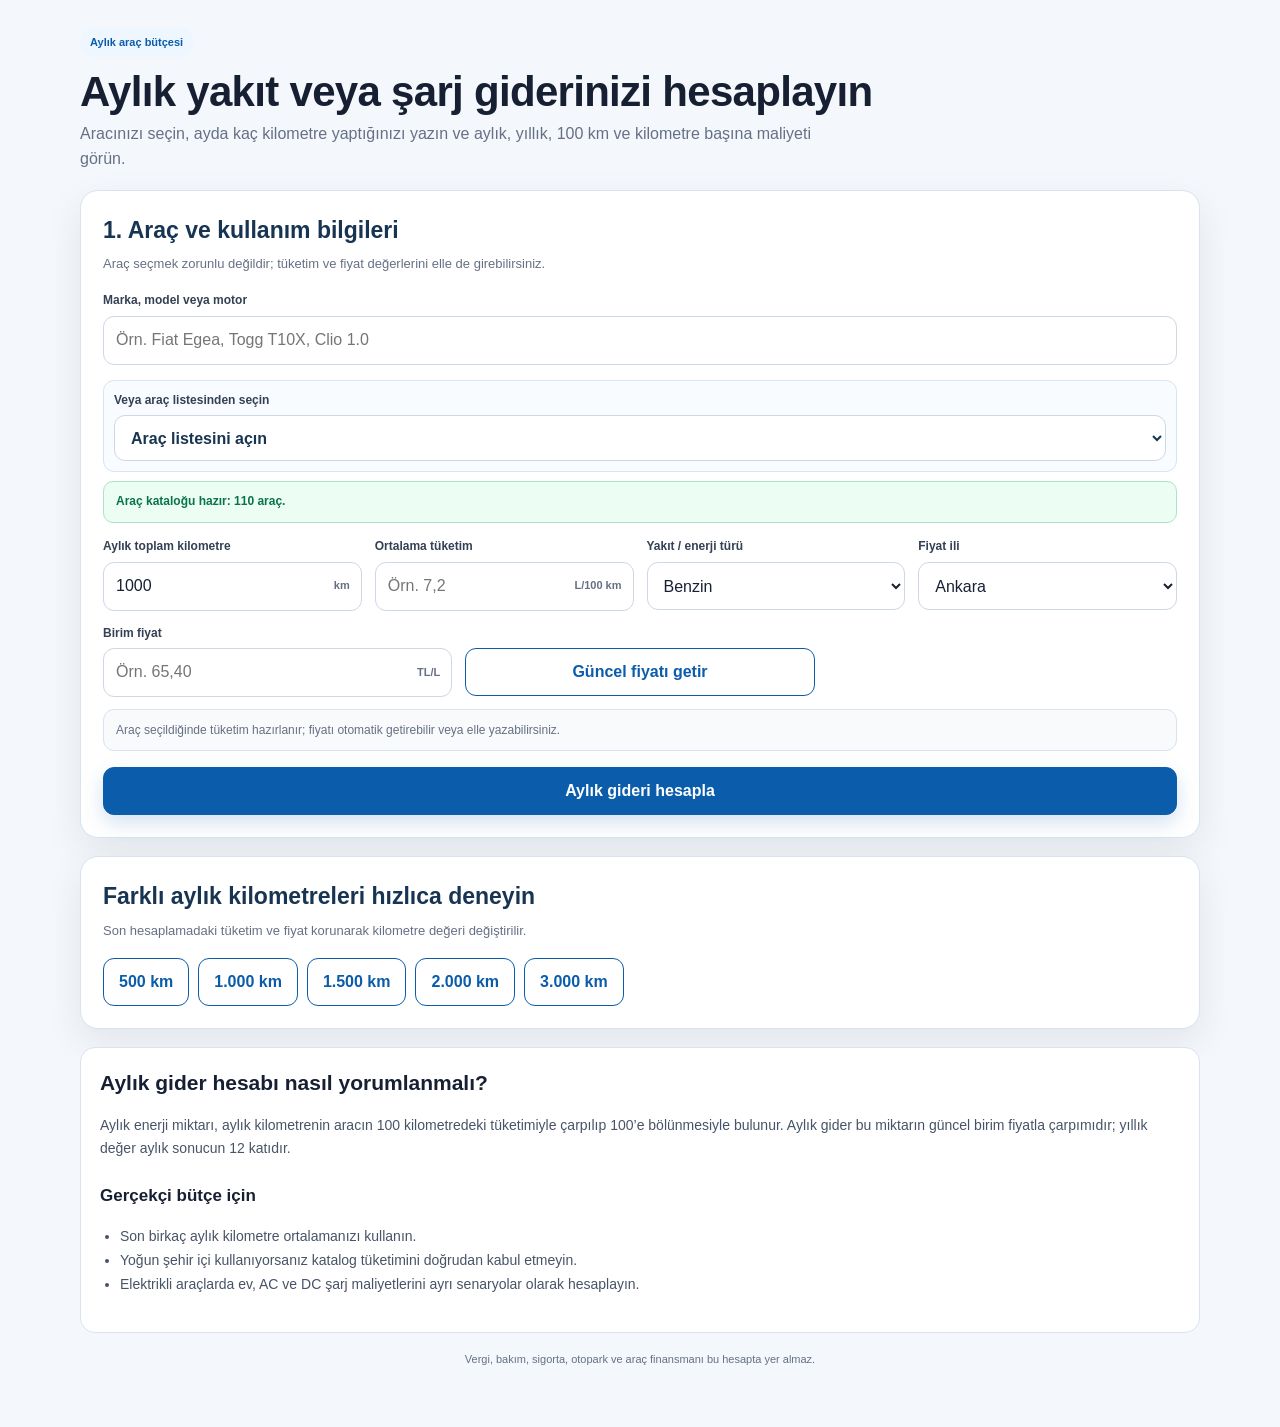
<file: aylik-hesaplama/index.html>
<!doctype html>
<html lang="tr">
<head>
<!-- NKY self-contained calculator build v4: vehicle catalogue and app code are embedded. -->
<meta http-equiv="Cache-Control" content="no-cache, no-store, must-revalidate">
  <meta charset="utf-8">
  <meta name="viewport" content="width=device-width,initial-scale=1,viewport-fit=cover">
  <meta name="theme-color" content="#0b5cab">
  <title>Aylık Yakıt ve Elektrik Gideri Hesaplama</title>
  <meta name="description" content="Aracınızın aylık kilometre, ortalama tüketim ve güncel fiyatına göre aylık ve yıllık yakıt veya elektrik giderini hesaplayın.">
  <style>
:root{
  --nky-bg:#f4f7fb;--nky-card:#fff;--nky-text:#172033;--nky-muted:#667085;
  --nky-primary:#0b5cab;--nky-primary-dark:#084781;--nky-soft:#eef6ff;
  --nky-border:#d9e3ed;--nky-success:#08734f;--nky-success-bg:#ecfdf3;
  --nky-warning:#7a4b00;--nky-warning-bg:#fff8e8;--nky-danger:#b42318;--nky-danger-bg:#fff1f1;
  --nky-shadow:0 14px 38px rgba(15,33,61,.08);--nky-radius:18px;
}
*{box-sizing:border-box}
html{color-scheme:light;scroll-behavior:smooth}
body{margin:0;background:var(--nky-bg);color:var(--nky-text);font:16px/1.55 Arial,Helvetica,sans-serif;padding:0 0 48px}
button,input,select,textarea{font:inherit}
button{touch-action:manipulation}
a{color:var(--nky-primary)}
.nky-shell{width:min(1120px,calc(100% - 28px));margin:0 auto}
.nky-topbar{position:sticky;top:0;z-index:50;background:rgba(255,255,255,.96);backdrop-filter:blur(10px);border-bottom:1px solid var(--nky-border)}
.nky-topbar-inner{min-height:58px;display:flex;align-items:center;justify-content:space-between;gap:18px}
.nky-brand{font-weight:900;color:#173452;text-decoration:none;white-space:nowrap}
.nky-nav{display:flex;align-items:center;gap:7px;overflow-x:auto;scrollbar-width:none}
.nky-nav::-webkit-scrollbar{display:none}
.nky-nav a{flex:0 0 auto;padding:8px 10px;border-radius:9px;color:#475467;text-decoration:none;font-size:12px;font-weight:800}
.nky-nav a:hover,.nky-nav a.active{background:var(--nky-soft);color:var(--nky-primary)}
.nky-hero{padding:28px 0 18px}
.nky-kicker{display:inline-flex;padding:6px 10px;border-radius:999px;background:var(--nky-soft);color:var(--nky-primary);font-size:11px;font-weight:900}
.nky-hero h1{margin:11px 0 7px;font-size:clamp(28px,5vw,42px);line-height:1.12;letter-spacing:-.7px}
.nky-hero p{max-width:760px;margin:0;color:var(--nky-muted)}
.nky-card{margin-bottom:18px;padding:22px;border:1px solid var(--nky-border);border-radius:var(--nky-radius);background:var(--nky-card);box-shadow:var(--nky-shadow)}
.nky-card h2{margin:0 0 6px;color:#173452;font-size:23px}
.nky-card-sub{margin:0 0 17px;color:var(--nky-muted);font-size:13px}
.nky-grid{display:grid;gap:13px}
.nky-grid-2{grid-template-columns:repeat(2,minmax(0,1fr))}
.nky-grid-3{grid-template-columns:repeat(3,minmax(0,1fr))}
.nky-grid-4{grid-template-columns:repeat(4,minmax(0,1fr))}
.nky-field{display:flex;min-width:0;flex-direction:column;gap:6px}
.nky-field.full{grid-column:1/-1}
.nky-field label{color:#344054;font-size:12px;font-weight:900}
.nky-field small{color:var(--nky-muted);font-weight:400}
.nky-input-wrap{position:relative}
.nky-input-wrap .nky-unit{position:absolute;right:12px;top:50%;transform:translateY(-50%);color:var(--nky-muted);font-size:11px;font-weight:800;pointer-events:none}
input,select,textarea{width:100%;min-height:48px;padding:11px 12px;border:1px solid #cdd8e3;border-radius:11px;background:#fff;color:var(--nky-text);outline:0}
input:focus,select:focus,textarea:focus{border-color:#78abd7;box-shadow:0 0 0 3px rgba(11,92,171,.10)}
input[type=number]{font-variant-numeric:tabular-nums}
.nky-button{min-height:48px;border:1px solid var(--nky-primary);border-radius:11px;padding:10px 15px;background:#fff;color:var(--nky-primary);font-weight:900;cursor:pointer}
.nky-button:hover{background:var(--nky-soft)}
.nky-button:active{transform:scale(.99)}
.nky-button.primary{background:var(--nky-primary);color:#fff;box-shadow:0 8px 20px rgba(11,92,171,.18)}
.nky-button.primary:hover{background:var(--nky-primary-dark)}
.nky-button.danger{border-color:#efb7b7;color:var(--nky-danger)}
.nky-button:disabled{opacity:.5;cursor:not-allowed}
.nky-actions{display:flex;flex-wrap:wrap;gap:9px;margin-top:16px}
.nky-actions .primary{flex:1 1 260px}
.nky-status{margin-top:12px;padding:11px 12px;border:1px solid var(--nky-border);border-radius:11px;background:#f8fafc;color:var(--nky-muted);font-size:12px;line-height:1.5}
.nky-status.ok{border-color:#afe1c8;background:var(--nky-success-bg);color:var(--nky-success)}
.nky-status.warn{border-color:#f0ca7d;background:var(--nky-warning-bg);color:var(--nky-warning)}
.nky-status.error{border-color:#efb8b8;background:var(--nky-danger-bg);color:var(--nky-danger)}
.nky-autocomplete{position:relative}
.nky-suggestions{display:none;position:static;width:100%;max-height:310px;overflow:auto;margin-top:7px;padding:6px;border:1px solid #c8d7e5;border-radius:13px;background:#fff;box-shadow:0 10px 26px rgba(15,33,61,.10)}
.nky-suggestions.show{display:block}
.nky-suggestion{display:flex;align-items:center;justify-content:space-between;gap:12px;width:100%;min-height:55px;padding:10px 11px;border:0;border-radius:9px;background:#fff;text-align:left;cursor:pointer}
.nky-suggestion:hover,.nky-suggestion.active{background:#eef6ff}
.nky-suggestion-main{min-width:0}
.nky-suggestion strong{display:block;overflow:hidden;color:#173452;font-size:14px;text-overflow:ellipsis;white-space:nowrap}
.nky-suggestion small{display:block;margin-top:3px;color:var(--nky-muted);font-size:11px}
.nky-badge{flex:0 0 auto;padding:5px 8px;border-radius:999px;background:var(--nky-soft);color:var(--nky-primary);font-size:10px;font-weight:900}
.nky-selected{margin-top:9px;min-height:42px;padding:10px 12px;border:1px solid var(--nky-border);border-radius:10px;background:#f8fafc;color:var(--nky-muted);font-size:12px}
.nky-selected.ok{border-color:#afe1c8;background:var(--nky-success-bg);color:var(--nky-success);font-weight:800}
.nky-inline-check{display:flex;align-items:flex-start;gap:10px;padding:11px 12px;border:1px solid var(--nky-border);border-radius:11px;background:#f8fafc}
.nky-inline-check input{width:auto;min-height:auto;margin-top:3px;accent-color:var(--nky-primary)}
.nky-inline-check label{font-size:13px;font-weight:800}
.nky-collapsible{margin-top:13px;border:1px solid var(--nky-border);border-radius:12px;background:#f8fafc;overflow:hidden}
.nky-collapsible summary{padding:13px 14px;cursor:pointer;font-weight:900;color:#173452}
.nky-collapsible-body{padding:0 14px 14px}
.nky-result{display:none;margin-top:18px;padding:18px;border:1px solid #b8d8f3;border-radius:15px;background:#eff8ff}
.nky-result.show{display:block;animation:nkyIn .2s ease}
@keyframes nkyIn{from{opacity:0;transform:translateY(7px)}to{opacity:1;transform:none}}
.nky-result-title{color:#52677d;font-size:12px;font-weight:800}
.nky-result-total{margin-top:2px;color:var(--nky-primary);font-size:clamp(31px,6vw,44px);font-weight:900;line-height:1.1;letter-spacing:-.8px}
.nky-metrics{display:grid;grid-template-columns:repeat(4,minmax(0,1fr));gap:10px;margin-top:14px}
.nky-metric{padding:11px;border:1px solid #cfe4fb;border-radius:11px;background:#fff}
.nky-metric small{display:block;color:var(--nky-muted);font-size:10px}
.nky-metric strong{display:block;margin-top:4px;overflow-wrap:anywhere;font-size:14px}
.nky-tabs{display:grid;grid-template-columns:repeat(3,1fr);gap:6px;margin:16px 0;padding:4px;border:1px solid var(--nky-border);border-radius:12px;background:#f4f8fc}
.nky-tab{border:0;border-radius:9px;padding:10px 8px;background:transparent;color:var(--nky-muted);font-weight:900;cursor:pointer}
.nky-tab.active{background:#fff;color:var(--nky-primary);box-shadow:0 4px 12px rgba(15,33,61,.08)}
.nky-panel{display:none}.nky-panel.active{display:block}
.nky-two-vehicles{display:grid;grid-template-columns:minmax(0,1fr) 54px minmax(0,1fr);gap:14px;align-items:stretch}
.nky-vehicle-card{padding:16px;border:1px solid var(--nky-border);border-radius:15px;background:#fbfdff}
.nky-vs{align-self:center;justify-self:center;display:grid;place-items:center;width:50px;height:50px;border-radius:50%;background:var(--nky-primary);color:#fff;font-weight:900}
.nky-winner{margin-bottom:12px;padding:13px 14px;border:1px solid #a7e0c4;border-radius:12px;background:var(--nky-success-bg);color:var(--nky-success);font-weight:900}
.nky-result-card{position:relative;padding:16px;border:1px solid var(--nky-border);border-radius:14px;background:#fff}
.nky-result-card.cheaper{border-color:#77d3a5;box-shadow:0 0 0 3px rgba(35,180,105,.08)}
.nky-result-card>small{display:block;color:var(--nky-primary);font-weight:900}
.nky-result-card>strong{display:block;margin:7px 0 3px;font-size:31px}
.nky-result-card dl{margin:12px 0 0}.nky-result-card dl div{display:flex;justify-content:space-between;gap:12px;padding:8px 0;border-top:1px solid #edf1f5}.nky-result-card dt,.nky-result-card dd{margin:0}.nky-result-card dd{font-weight:800}
.nky-info{margin-top:18px;padding:19px;border:1px solid var(--nky-border);border-radius:15px;background:#fff}
.nky-info h2{margin:0 0 10px;font-size:21px}.nky-info h3{margin:22px 0 7px;font-size:17px}.nky-info p,.nky-info li{color:#475467;font-size:14px;line-height:1.7}.nky-info ul{padding-left:20px}
.nky-footer-note{margin-top:18px;color:var(--nky-muted);font-size:11px;text-align:center}
.nky-hidden{display:none!important}
@media(max-width:820px){
  .nky-grid-4{grid-template-columns:repeat(2,minmax(0,1fr))}
  .nky-metrics{grid-template-columns:repeat(2,minmax(0,1fr))}
  .nky-two-vehicles{grid-template-columns:1fr}
  .nky-vs{width:42px;height:42px}
}
@media(max-width:640px){
  body{padding-bottom:30px}
  .nky-shell{width:min(100% - 18px,1120px)}
  .nky-topbar-inner{min-height:52px}
  .nky-brand{font-size:14px}
  .nky-nav a{padding:7px 8px;font-size:10px}
  .nky-hero{padding:18px 0 12px}.nky-hero h1{font-size:29px}.nky-hero p{font-size:13px}
  .nky-card{padding:13px;border-radius:15px}.nky-card h2{font-size:20px}
  .nky-grid-2,.nky-grid-3,.nky-grid-4{grid-template-columns:1fr}
  .nky-field.full{grid-column:auto}
  input,select,textarea,button{font-size:16px}
  .nky-actions{display:grid;grid-template-columns:1fr}.nky-actions .primary{flex:auto}
  .nky-tabs{grid-template-columns:1fr}
  .nky-metrics{grid-template-columns:1fr 1fr}
  .nky-suggestion{min-height:60px}
  .nky-result{padding:13px}.nky-result-card>strong{font-size:27px}
  .nky-info{padding:15px}
}


/* v4: araç seçimi için her zaman görünen güvenilir yerel liste */
.nky-native-vehicle-wrap{margin-top:9px;padding:10px;border:1px solid #d8e4ef;border-radius:11px;background:#f8fbff}
.nky-native-vehicle-label{display:block;margin-bottom:6px;color:#52677d;font-size:11px;font-weight:900}
.nky-native-vehicle-select{min-height:46px;background:#fff;color:#173452;font-weight:700}
.nky-native-vehicle-select:focus{border-color:#78abd7;box-shadow:0 0 0 3px rgba(11,92,171,.10)}
@media(max-width:640px){
  .nky-native-vehicle-wrap{padding:8px;margin-top:8px}
  .nky-native-vehicle-label{font-size:10px}
  .nky-native-vehicle-select{font-size:16px;min-height:48px}
}


html,body{max-width:100%;overflow-x:hidden}
img,svg,canvas,table{max-width:100%}
</style>
<meta name="robots" content="noindex,follow">
<link rel="canonical" href="https://www.arabanekadaryakar.com/p/aylk-yakt-gideri-hesaplama.html">
</head>
<body>
<main class="nky-shell">
  <section class="nky-hero">
    <span class="nky-kicker">Aylık araç bütçesi</span>
    <h1>Aylık yakıt veya şarj giderinizi hesaplayın</h1>
    <p>Aracınızı seçin, ayda kaç kilometre yaptığınızı yazın ve aylık, yıllık, 100 km ve kilometre başına maliyeti görün.</p>
  </section>

  <section class="nky-card">
    <h2>1. Araç ve kullanım bilgileri</h2>
    <p class="nky-card-sub">Araç seçmek zorunlu değildir; tüketim ve fiyat değerlerini elle de girebilirsiniz.</p>
    <div class="nky-field nky-autocomplete">
      <label for="vehicleSearch">Marka, model veya motor</label>
      <input id="vehicleSearch" type="search" autocomplete="off" placeholder="Örn. Fiat Egea, Togg T10X, Clio 1.0">
      <div class="nky-suggestions" id="vehicleSuggestions"></div>
    </div>
    <div class="nky-selected" id="vehicleSelected">Araç kataloğu yükleniyor…</div>

    <div class="nky-grid nky-grid-4" style="margin-top:14px">
      <div class="nky-field"><label for="monthlyKm">Aylık toplam kilometre</label><div class="nky-input-wrap"><input id="monthlyKm" type="text" inputmode="decimal" value="1000"><span class="nky-unit">km</span></div></div>
      <div class="nky-field"><label for="consumption">Ortalama tüketim</label><div class="nky-input-wrap"><input id="consumption" type="text" inputmode="decimal" placeholder="Örn. 7,2"><span class="nky-unit" id="consumptionUnit">L/100 km</span></div></div>
      <div class="nky-field"><label for="fuelType">Yakıt / enerji türü</label><select id="fuelType"><option value="benzin">Benzin</option><option value="dizel">Dizel</option><option value="lpg">LPG</option><option value="hibrit">Hibrit</option><option value="elektrik">Elektrikli</option></select></div>
      <div class="nky-field"><label for="priceCity">Fiyat ili</label><select id="priceCity"></select></div>
    </div>

    <div class="nky-grid nky-grid-3" style="margin-top:13px">
      <div class="nky-field nky-hidden" id="tariffField"><label for="electricTariff">Şarj türü</label><select id="electricTariff"><option value="ac">Halka açık AC</option><option value="dc">Halka açık DC</option><option value="home">Evden şarj / manuel</option></select></div>
      <div class="nky-field"><label for="unitPrice">Birim fiyat</label><div class="nky-input-wrap"><input id="unitPrice" type="text" inputmode="decimal" placeholder="Örn. 65,40"><span class="nky-unit" id="priceUnit">TL/L</span></div></div>
      <div class="nky-field"><label>&nbsp;</label><button class="nky-button" type="button" id="priceButton">Güncel fiyatı getir</button></div>
    </div>
    <div class="nky-status" id="priceStatus">Araç seçildiğinde tüketim hazırlanır; fiyatı otomatik getirebilir veya elle yazabilirsiniz.</div>

    <div class="nky-actions"><button class="nky-button primary" id="calculateButton" type="button">Aylık gideri hesapla</button></div>
    <div class="nky-status error nky-hidden" id="formError"></div>

    <div class="nky-result" id="result">
      <div class="nky-result-title">Tahmini aylık yakıt / enerji gideri</div>
      <div class="nky-result-total" id="monthlyCost">0 TL</div>
      <div class="nky-metrics">
        <div class="nky-metric"><small>Yıllık tahmini gider</small><strong id="yearlyCost">0 TL</strong></div>
        <div class="nky-metric"><small>100 km maliyeti</small><strong id="per100">0 TL</strong></div>
        <div class="nky-metric"><small>Kilometre maliyeti</small><strong id="perKm">0 TL/km</strong></div>
        <div class="nky-metric"><small id="energyLabel">Aylık yakıt / enerji</small><strong id="monthlyEnergy">0</strong></div>
      </div>
      <div class="nky-status warn" id="resultNote"></div>
      <div class="nky-actions"><button class="nky-button primary" id="shareButton" type="button">Paylaş</button><button class="nky-button" id="whatsappButton" type="button">WhatsApp</button><button class="nky-button" id="copyButton" type="button">Kopyala</button></div>
    </div>
  </section>

  <section class="nky-card">
    <h2>Farklı aylık kilometreleri hızlıca deneyin</h2>
    <p class="nky-card-sub">Son hesaplamadaki tüketim ve fiyat korunarak kilometre değeri değiştirilir.</p>
    <div class="nky-actions" id="presetButtons">
      <button class="nky-button" type="button" data-km="500">500 km</button><button class="nky-button" type="button" data-km="1000">1.000 km</button><button class="nky-button" type="button" data-km="1500">1.500 km</button><button class="nky-button" type="button" data-km="2000">2.000 km</button><button class="nky-button" type="button" data-km="3000">3.000 km</button>
    </div>
  </section>

  <section class="nky-info">
    <h2>Aylık gider hesabı nasıl yorumlanmalı?</h2>
    <p>Aylık enerji miktarı, aylık kilometrenin aracın 100 kilometredeki tüketimiyle çarpılıp 100’e bölünmesiyle bulunur. Aylık gider bu miktarın güncel birim fiyatla çarpımıdır; yıllık değer aylık sonucun 12 katıdır.</p>
    <h3>Gerçekçi bütçe için</h3>
    <ul><li>Son birkaç aylık kilometre ortalamanızı kullanın.</li><li>Yoğun şehir içi kullanıyorsanız katalog tüketimini doğrudan kabul etmeyin.</li><li>Elektrikli araçlarda ev, AC ve DC şarj maliyetlerini ayrı senaryolar olarak hesaplayın.</li></ul>
  </section>
  <p class="nky-footer-note">Vergi, bakım, sigorta, otopark ve araç finansmanı bu hesapta yer almaz.</p>
</main>
<script>
window.NKY_LOCATIONS = {
  cities: ['Adana','Adıyaman','Afyonkarahisar','Ağrı','Aksaray','Amasya','Ankara','Antalya','Ardahan','Artvin','Aydın','Balıkesir','Bartın','Batman','Bayburt','Bilecik','Bingöl','Bitlis','Bolu','Burdur','Bursa','Çanakkale','Çankırı','Çorum','Denizli','Diyarbakır','Düzce','Edirne','Elazığ','Erzincan','Erzurum','Eskişehir','Gaziantep','Giresun','Gümüşhane','Hakkari','Hatay','Iğdır','Isparta','İstanbul','İzmir','Kahramanmaraş','Karabük','Karaman','Kars','Kastamonu','Kayseri','Kırıkkale','Kırklareli','Kırşehir','Kilis','Kocaeli','Konya','Kütahya','Malatya','Manisa','Mardin','Mersin','Muğla','Muş','Nevşehir','Niğde','Ordu','Osmaniye','Rize','Sakarya','Samsun','Siirt','Sinop','Sivas','Şanlıurfa','Şırnak','Tekirdağ','Tokat','Trabzon','Tunceli','Uşak','Van','Yalova','Yozgat','Zonguldak'],
  districts: {"Balıkesir":["Altıeylül","Ayvalık","Balya","Bandırma","Bigadiç","Burhaniye","Dursunbey","Edremit","Erdek","Gömeç","Gönen","Havran","İvrindi","Karesi","Kepsut","Manyas","Marmara","Savaştepe","Sındırgı","Susurluk"],"Bilecik":["Bozüyük","Gölpazarı","İnhisar","Merkez","Osmaneli","Pazaryeri","Söğüt","Yenipazar"],"Bingöl":["Adaklı","Genç","Karlıova","Kiğı","Merkez","Solhan","Yayladere","Yedisu"],"Bitlis":["Adilcevaz","Ahlat","Güroymak","Hizan","Merkez","Mutki","Tatvan"],"Bolu":["Dörtdivan","Gerede","Göynük","Kıbrıscık","Mengen","Merkez","Mudurnu","Seben","Yeniçağa"],"Burdur":["Ağlasun","Altınyayla","Bucak","Çavdır","Çeltikçi","Gölhisar","Karamanlı","Kemer","Merkez","Tefenni","Yeşilova"],"Bursa":["Büyükorhan","Gemlik","Gürsu","Harmancık","İnegöl","İznik","Karacabey","Keles","Kestel","Mudanya","Mustafakemalpaşa","Nilüfer","Orhaneli","Orhangazi","Osmangazi","Yenişehir","Yıldırım"],"Çanakkale":["Ayvacık","Bayramiç","Biga","Bozcaada","Çan","Eceabat","Ezine","Gelibolu","Gökçeada","Lapseki","Merkez","Yenice"],"Çankırı":["Atkaracalar","Bayramören","Çerkeş","Eldivan","Ilgaz","Kızılırmak","Korgun","Kurşunlu","Merkez","Orta","Şabanözü","Yapraklı"],"Çorum":["Alaca","Bayat","Boğazkale","Dodurga","İskilip","Kargı","Laçin","Mecitözü","Merkez","Oğuzlar","Ortaköy","Osmancık","Sungurlu","Uğurludağ"],"Denizli":["Acıpayam","Babadağ","Baklan","Bekilli","Beyağaç","Bozkurt","Buldan","Çal","Çameli","Çardak","Çivril","Güney","Honaz","Kale","Merkezefendi","Pamukkale","Sarayköy","Serinhisar","Tavas"],"Diyarbakır":["Bağlar","Bismil","Çermik","Çınar","Çüngüş","Dicle","Eğil","Ergani","Hani","Hazro","Kayapınar","Kocaköy","Kulp","Lice","Silvan","Sur","Yenişehir"],"Edirne":["Enez","Havsa","İpsala","Keşan","Lalapaşa","Meriç","Merkez","Süloğlu","Uzunköprü"],"Elazığ":["Ağın","Alacakaya","Arıcak","Baskil","Karakoçan","Keban","Kovancılar","Maden","Merkez","Palu","Sivrice"],"Erzincan":["Çayırlı","İliç","Kemah","Kemaliye","Merkez","Otlukbeli","Refahiye","Tercan","Üzümlü"],"Erzurum":["Aşkale","Aziziye","Çat","Hınıs","Horasan","İspir","Karaçoban","Karayazı","Köprüköy","Narman","Oltu","Olur","Palandöken","Pasinler","Pazaryolu","Şenkaya","Tekman","Tortum","Uzundere","Yakutiye"],"Eskişehir":["Alpu","Beylikova","Çifteler","Günyüzü","Han","İnönü","Mahmudiye","Mihalgazi","Mihalıççık","Odunpazarı","Sarıcakaya","Seyitgazi","Sivrihisar","Tepebaşı"],"Gaziantep":["Araban","İslahiye","Karkamış","Nizip","Nurdağı","Oğuzeli","Şahinbey","Şehitkamil","Yavuzeli"],"Giresun":["Alucra","Bulancak","Çamoluk","Çanakçı","Dereli","Doğankent","Espiye","Eynesil","Görele","Güce","Keşap","Merkez","Piraziz","Şebinkarahisar","Tirebolu","Yağlıdere"],"Gümüşhane":["Kelkit","Köse","Kürtün","Merkez","Şiran","Torul"],"Hakkari":["Çukurca","Derecik","Merkez","Şemdinli","Yüksekova"],"Hatay":["Altınözü","Antakya","Arsuz","Belen","Defne","Dörtyol","Erzin","Hassa","İskenderun","Kırıkhan","Kumlu","Payas","Reyhanlı","Samandağ","Yayladağı"],"Isparta":["Aksu","Atabey","Eğirdir","Gelendost","Gönen","Keçiborlu","Merkez","Senirkent","Sütçüler","Şarkikaraağaç","Uluborlu","Yalvaç","Yenişarbademli"],"Mersin":["Akdeniz","Anamur","Aydıncık","Bozyazı","Çamlıyayla","Erdemli","Gülnar","Mezitli","Mut","Silifke","Tarsus","Toroslar","Yenişehir"],"İstanbul":["Adalar","Arnavutköy","Ataşehir","Avcılar","Bağcılar","Bahçelievler","Bakırköy","Başakşehir","Bayrampaşa","Beşiktaş","Beykoz","Beylikdüzü","Beyoğlu","Büyükçekmece","Çatalca","Çekmeköy","Esenler","Esenyurt","Eyüpsultan","Fatih","Gaziosmanpaşa","Güngören","Kadıköy","Kağıthane","Kartal","Küçükçekmece","Maltepe","Pendik","Sancaktepe","Sarıyer","Silivri","Sultanbeyli","Sultangazi","Şile","Şişli","Tuzla","Ümraniye","Üsküdar","Zeytinburnu"],"İzmir":["Aliağa","Balçova","Bayındır","Bayraklı","Bergama","Beydağ","Bornova","Buca","Çeşme","Çiğli","Dikili","Foça","Gaziemir","Güzelbahçe","Karabağlar","Karaburun","Karşıyaka","Kemalpaşa","Kınık","Kiraz","Konak","Menderes","Menemen","Narlıdere","Ödemiş","Seferihisar","Selçuk","Tire","Torbalı","Urla"],"Kars":["Akyaka","Arpaçay","Digor","Kağızman","Merkez","Sarıkamış","Selim","Susuz"],"Kastamonu":["Abana","Ağlı","Araç","Azdavay","Bozkurt","Cide","Çatalzeytin","Daday","Devrekani","Doğanyurt","Hanönü","İhsangazi","İnebolu","Küre","Merkez","Pınarbaşı","Seydiler","Şenpazar","Taşköprü","Tosya"],"Kayseri":["Akkışla","Bünyan","Develi","Felahiye","Hacılar","İncesu","Kocasinan","Melikgazi","Özvatan","Pınarbaşı","Sarıoğlan","Sarız","Talas","Tomarza","Yahyalı","Yeşilhisar"],"Kırklareli":["Babaeski","Demirköy","Kofçaz","Lüleburgaz","Merkez","Pehlivanköy","Pınarhisar","Vize"],"Kırşehir":["Akçakent","Akpınar","Boztepe","Çiçekdağı","Kaman","Merkez","Mucur"],"Kocaeli":["Başiskele","Çayırova","Darıca","Derince","Dilovası","Gebze","Gölcük","İzmit","Kandıra","Karamürsel","Kartepe","Körfez"],"Konya":["Ahırlı","Akören","Akşehir","Altınekin","Beyşehir","Bozkır","Cihanbeyli","Çeltik","Çumra","Derbent","Derebucak","Doğanhisar","Emirgazi","Ereğli","Güneysınır","Hadim","Halkapınar","Hüyük","Ilgın","Kadınhanı","Karapınar","Karatay","Kulu","Meram","Sarayönü","Selçuklu","Seydişehir","Taşkent","Tuzlukçu","Yalıhüyük","Yunak"],"Kütahya":["Altıntaş","Aslanapa","Çavdarhisar","Domaniç","Dumlupınar","Emet","Gediz","Hisarcık","Merkez","Pazarlar","Simav","Şaphane","Tavşanlı"],"Malatya":["Akçadağ","Arapgir","Arguvan","Battalgazi","Darende","Doğanşehir","Doğanyol","Hekimhan","Kale","Kuluncak","Pütürge","Yazıhan","Yeşilyurt"],"Manisa":["Ahmetli","Akhisar","Alaşehir","Demirci","Gölmarmara","Gördes","Kırkağaç","Köprübaşı","Kula","Salihli","Sarıgöl","Saruhanlı","Selendi","Soma","Şehzadeler","Turgutlu","Yunusemre"],"Kahramanmaraş":["Afşin","Andırın","Çağlayancerit","Dulkadiroğlu","Ekinözü","Elbistan","Göksun","Nurhak","Onikişubat","Pazarcık","Türkoğlu"],"Mardin":["Artuklu","Dargeçit","Derik","Kızıltepe","Mazıdağı","Midyat","Nusaybin","Ömerli","Savur","Yeşilli"],"Muğla":["Bodrum","Dalaman","Datça","Fethiye","Kavaklıdere","Köyceğiz","Marmaris","Menteşe","Milas","Ortaca","Seydikemer","Ula","Yatağan"],"Muş":["Bulanık","Hasköy","Korkut","Malazgirt","Merkez","Varto"],"Nevşehir":["Acıgöl","Avanos","Derinkuyu","Gülşehir","Hacıbektaş","Kozaklı","Merkez","Ürgüp"],"Niğde":["Altunhisar","Bor","Çamardı","Çiftlik","Merkez","Ulukışla"],"Ordu":["Akkuş","Altınordu","Aybastı","Çamaş","Çatalpınar","Çaybaşı","Fatsa","Gölköy","Gülyalı","Gürgentepe","İkizce","Kabadüz","Kabataş","Korgan","Kumru","Mesudiye","Perşembe","Ulubey","Ünye"],"Rize":["Ardeşen","Çamlıhemşin","Çayeli","Derepazarı","Fındıklı","Güneysu","Hemşin","İkizdere","İyidere","Kalkandere","Merkez","Pazar"],"Sakarya":["Adapazarı","Akyazı","Arifiye","Erenler","Ferizli","Geyve","Hendek","Karapürçek","Karasu","Kaynarca","Kocaali","Pamukova","Sapanca","Serdivan","Söğütlü","Taraklı"],"Samsun":["19 Mayıs","Alaçam","Asarcık","Atakum","Ayvacık","Bafra","Canik","Çarşamba","Havza","İlkadım","Kavak","Ladik","Salıpazarı","Tekkeköy","Terme","Vezirköprü","Yakakent"],"Siirt":["Baykan","Eruh","Kurtalan","Merkez","Pervari","Şirvan","Tillo"],"Sinop":["Ayancık","Boyabat","Dikmen","Durağan","Erfelek","Gerze","Merkez","Saraydüzü","Türkeli"],"Sivas":["Akıncılar","Altınyayla","Divriği","Doğanşar","Gemerek","Gölova","Gürün","Hafik","İmranlı","Kangal","Koyulhisar","Merkez","Suşehri","Şarkışla","Ulaş","Yıldızeli","Zara"],"Tekirdağ":["Çerkezköy","Çorlu","Ergene","Hayrabolu","Kapaklı","Malkara","Marmaraereğlisi","Muratlı","Saray","Süleymanpaşa","Şarköy"],"Tokat":["Almus","Artova","Başçiftlik","Erbaa","Merkez","Niksar","Pazar","Reşadiye","Sulusaray","Turhal","Yeşilyurt","Zile"],"Trabzon":["Akçaabat","Araklı","Arsin","Beşikdüzü","Çarşıbaşı","Çaykara","Dernekpazarı","Düzköy","Hayrat","Köprübaşı","Maçka","Of","Ortahisar","Sürmene","Şalpazarı","Tonya","Vakfıkebir","Yomra"],"Tunceli":["Çemişgezek","Hozat","Mazgirt","Merkez","Nazımiye","Ovacık","Pertek","Pülümür"],"Şanlıurfa":["Akçakale","Birecik","Bozova","Ceylanpınar","Eyyübiye","Halfeti","Haliliye","Harran","Hilvan","Karaköprü","Siverek","Suruç","Viranşehir"],"Uşak":["Banaz","Eşme","Karahallı","Merkez","Sivaslı","Ulubey"],"Van":["Bahçesaray","Başkale","Çaldıran","Çatak","Edremit","Erciş","Gevaş","Gürpınar","İpekyolu","Muradiye","Özalp","Saray","Tuşba"],"Yozgat":["Akdağmadeni","Aydıncık","Boğazlıyan","Çandır","Çayıralan","Çekerek","Kadışehri","Merkez","Saraykent","Sarıkaya","Sorgun","Şefaatli","Yenifakılı","Yerköy"],"Zonguldak":["Alaplı","Çaycuma","Devrek","Ereğli","Gökçebey","Kilimli","Kozlu","Merkez"],"Aksaray":["Ağaçören","Eskil","Gülağaç","Güzelyurt","Merkez","Ortaköy","Sarıyahşi","Sultanhanı"],"Bayburt":["Aydıntepe","Demirözü","Merkez"],"Karaman":["Ayrancı","Başyayla","Ermenek","Kazımkarabekir","Merkez","Sarıveliler"],"Kırıkkale":["Bahşılı","Balışeyh","Çelebi","Delice","Karakeçili","Keskin","Merkez","Sulakyurt","Yahşihan"],"Batman":["Beşiri","Gercüş","Hasankeyf","Kozluk","Merkez","Sason"],"Şırnak":["Beytüşşebap","Cizre","Güçlükonak","İdil","Merkez","Silopi","Uludere"],"Bartın":["Amasra","Kurucaşile","Merkez","Ulus"],"Ardahan":["Çıldır","Damal","Göle","Hanak","Merkez","Posof"],"Iğdır":["Aralık","Karakoyunlu","Merkez","Tuzluca"],"Yalova":["Altınova","Armutlu","Çınarcık","Çiftlikköy","Merkez","Termal"],"Karabük":["Eflani","Eskipazar","Merkez","Ovacık","Safranbolu","Yenice"],"Kilis":["Elbeyli","Merkez","Musabeyli","Polateli"],"Osmaniye":["Bahçe","Düziçi","Hasanbeyli","Kadirli","Merkez","Sumbas","Toprakkale"],"Düzce":["Akçakoca","Cumayeri","Çilimli","Gölyaka","Gümüşova","Kaynaşlı","Merkez","Yığılca"],"Adana":["Aladağ","Ceyhan","Çukurova","Feke","İmamoğlu","Karaisalı","Karataş","Kozan","Pozantı","Saimbeyli","Sarıçam","Seyhan","Tufanbeyli","Yumurtalık","Yüreğir"],"Adıyaman":["Besni","Çelikhan","Gerger","Gölbaşı","Kahta","Merkez","Samsat","Sincik","Tut"],"Afyonkarahisar":["Başmakçı","Bayat","Bolvadin","Çay","Çobanlar","Dazkırı","Dinar","Emirdağ","Evciler","Hocalar","İhsaniye","İscehisar","Kızılören","Merkez","Sandıklı","Sinanpaşa","Sultandağı","Şuhut"],"Ağrı":["Diyadin","Doğubayazıt","Eleşkirt","Hamur","Merkez","Patnos","Taşlıçay","Tutak"],"Amasya":["Göynücek","Gümüşhacıköy","Hamamözü","Merkez","Merzifon","Suluova","Taşova"],"Ankara":["Akyurt","Altındağ","Ayaş","Bala","Beypazarı","Çamlıdere","Çankaya","Çubuk","Elmadağ","Etimesgut","Evren","Gölbaşı","Güdül","Haymana","Kahramankazan","Kalecik","Keçiören","Kızılcahamam","Mamak","Nallıhan","Polatlı","Pursaklar","Sincan","Şereflikoçhisar","Yenimahalle"],"Antalya":["Akseki","Aksu","Alanya","Demre","Döşemealtı","Elmalı","Finike","Gazipaşa","Gündoğmuş","İbradı","Kaş","Kemer","Kepez","Konyaaltı","Korkuteli","Kumluca","Manavgat","Muratpaşa","Serik"],"Artvin":["Ardanuç","Arhavi","Borçka","Hopa","Kemalpaşa","Merkez","Murgul","Şavşat","Yusufeli"],"Aydın":["Bozdoğan","Buharkent","Çine","Didim","Efeler","Germencik","İncirliova","Karacasu","Karpuzlu","Koçarlı","Köşk","Kuşadası","Kuyucak","Nazilli","Söke","Sultanhisar","Yenipazar"]}
};

</script>
<script>
(function(global){
  'use strict';

  const VEHICLE_API='https://script.google.com/macros/s/AKfycbxNwL7NGF9eTBJApiu3PTIKHfPDt7wjmEg9rThG3fcVLdhkDaZWvmc2QDII4VcXONWAnQ/exec';
  const PRICE_API='https://script.google.com/macros/s/AKfycbwJ2dzHkJRgvW2d9D_inYkYVi9s0wnZlEysyomC9W5BZ7W63nhgkHpL22QoP5-A6tMoyA/exec';
  const CLIENT='nky-web-2026';
  const SITE='arabanekadaryakar.com';
  const CACHE_TTL=10*60*1000;

  const fallbackVehicleMap={"Alfa Romeo":[{"name":"Giulietta 1.4 TB Benzin","type":"benzin","cons":7.0},{"name":"Tonale 1.5 Hybrid","type":"hibrit","cons":5.9}],"Audi":[{"name":"A3 35 TFSI Benzin","type":"benzin","cons":6.0},{"name":"A4 40 TDI Dizel","type":"dizel","cons":5.2},{"name":"Q3 35 TFSI Benzin","type":"benzin","cons":6.8}],"BMW":[{"name":"116i Benzin","type":"benzin","cons":6.3},{"name":"320i Benzin","type":"benzin","cons":6.5},{"name":"320d Dizel","type":"dizel","cons":5.0},{"name":"iX1 Elektrikli","type":"elektrik","cons":17.2}],"BYD":[{"name":"Dolphin Elektrikli","type":"elektrik","cons":15.9},{"name":"Atto 3 Elektrikli","type":"elektrik","cons":16.0},{"name":"Seal U DM-i Hibrit","type":"hibrit","cons":5.8},{"name":"Seal U EV Elektrikli","type":"elektrik","cons":19.9}],"Chery":[{"name":"Omoda 5 Pro 1.6 TGDI Benzin","type":"benzin","cons":9.1},{"name":"Tiggo 7 Pro Max 1.6 TGDI Benzin","type":"benzin","cons":7.9},{"name":"Tiggo 8 Pro Max 1.6 TGDI Benzin","type":"benzin","cons":8.6}],"Citroen":[{"name":"C3 1.2 PureTech Benzin","type":"benzin","cons":5.7},{"name":"C4 1.2 PureTech Benzin","type":"benzin","cons":5.8},{"name":"C4 X 1.5 BlueHDi Dizel","type":"dizel","cons":4.8}],"Cupra":[{"name":"Formentor 1.5 TSI Benzin","type":"benzin","cons":6.8},{"name":"Born Elektrikli","type":"elektrik","cons":16.8}],"Dacia":[{"name":"Sandero 1.0 TCe Benzin","type":"benzin","cons":6.0},{"name":"Duster 1.3 TCe Benzin","type":"benzin","cons":7.0},{"name":"Duster ECO-G LPG","type":"lpg","cons":8.1},{"name":"Jogger ECO-G LPG","type":"lpg","cons":8.4}],"DS":[{"name":"DS 4 PureTech Benzin","type":"benzin","cons":6.5},{"name":"DS 7 BlueHDi Dizel","type":"dizel","cons":5.5}],"Fiat":[{"name":"Egea 1.4 Fire Benzin","type":"benzin","cons":7.1},{"name":"Egea 1.6 Multijet Dizel","type":"dizel","cons":4.8},{"name":"Egea 1.4 Fire LPG","type":"lpg","cons":9.0},{"name":"500e Elektrikli","type":"elektrik","cons":14.0},{"name":"Fiorino 1.3 Multijet Dizel","type":"dizel","cons":5.2}],"Ford":[{"name":"Focus 1.5 EcoBlue Dizel","type":"dizel","cons":4.7},{"name":"Focus 1.0 EcoBoost Benzin","type":"benzin","cons":5.8},{"name":"Puma 1.0 EcoBoost Hybrid","type":"hibrit","cons":5.6},{"name":"Kuga 1.5 EcoBoost Benzin","type":"benzin","cons":7.2}],"Honda":[{"name":"Civic 1.5 VTEC Turbo Benzin","type":"benzin","cons":7.0},{"name":"Civic e:HEV Hybrid","type":"hibrit","cons":5.0},{"name":"HR-V e:HEV Hybrid","type":"hibrit","cons":5.4}],"Hyundai":[{"name":"i10 1.0 Benzin","type":"benzin","cons":5.5},{"name":"i20 1.0 T-GDI Benzin","type":"benzin","cons":6.0},{"name":"Bayon 1.0 T-GDI Benzin","type":"benzin","cons":6.2},{"name":"Tucson 1.6 T-GDI Hybrid","type":"hibrit","cons":6.0},{"name":"IONIQ 5 Elektrikli","type":"elektrik","cons":18.1},{"name":"Kona Elektrikli","type":"elektrik","cons":14.7}],"Jeep":[{"name":"Renegade 1.5 e-Hybrid","type":"hibrit","cons":5.8},{"name":"Compass 1.5 e-Hybrid","type":"hibrit","cons":6.0}],"Kia":[{"name":"Picanto 1.0 Benzin","type":"benzin","cons":5.4},{"name":"Stonic 1.0 T-GDI Benzin","type":"benzin","cons":5.9},{"name":"Sportage 1.6 T-GDI Hybrid","type":"hibrit","cons":6.1},{"name":"Niro EV Elektrikli","type":"elektrik","cons":16.2},{"name":"EV3 Elektrikli","type":"elektrik","cons":15.8}],"Mercedes-Benz":[{"name":"A 200 Benzin","type":"benzin","cons":6.4},{"name":"C 200 Benzin","type":"benzin","cons":6.7},{"name":"E 220 d Dizel","type":"dizel","cons":5.2},{"name":"EQA 250+ Elektrikli","type":"elektrik","cons":16.1}],"MG":[{"name":"MG4 Elektrikli","type":"elektrik","cons":16.6},{"name":"ZS 1.0 T-GDI Benzin","type":"benzin","cons":6.7},{"name":"HS PHEV Hibrit","type":"hibrit","cons":6.2}],"Mini":[{"name":"Cooper C Benzin","type":"benzin","cons":6.0},{"name":"Cooper Electric","type":"elektrik","cons":14.7}],"Nissan":[{"name":"Juke 1.0 DIG-T Benzin","type":"benzin","cons":6.0},{"name":"Qashqai e-Power Hybrid","type":"hibrit","cons":5.4},{"name":"X-Trail e-Power Hybrid","type":"hibrit","cons":6.2}],"Opel":[{"name":"Corsa 1.2 Benzin","type":"benzin","cons":5.4},{"name":"Astra 1.2 Turbo Benzin","type":"benzin","cons":5.8},{"name":"Mokka 1.2 Turbo Benzin","type":"benzin","cons":6.0},{"name":"Corsa-e Elektrikli","type":"elektrik","cons":15.8}],"Peugeot":[{"name":"208 1.2 PureTech Benzin","type":"benzin","cons":5.6},{"name":"2008 1.2 PureTech Benzin","type":"benzin","cons":6.1},{"name":"308 1.2 PureTech Benzin","type":"benzin","cons":5.8},{"name":"3008 1.5 BlueHDi Dizel","type":"dizel","cons":5.1},{"name":"e-2008 Elektrikli","type":"elektrik","cons":16.2}],"Renault":[{"name":"Clio 1.0 TCe Benzin","type":"benzin","cons":6.2},{"name":"Clio 1.5 Blue dCi Dizel","type":"dizel","cons":4.3},{"name":"Megane 1.3 TCe Benzin","type":"benzin","cons":6.7},{"name":"Captur E-Tech Hybrid","type":"hibrit","cons":5.0},{"name":"Austral E-Tech Hybrid","type":"hibrit","cons":5.2},{"name":"Megane E-Tech Elektrikli","type":"elektrik","cons":16.1}],"Seat":[{"name":"Ibiza 1.0 TSI Benzin","type":"benzin","cons":5.4},{"name":"Leon 1.5 eTSI Hybrid","type":"hibrit","cons":5.7},{"name":"Ateca 1.5 TSI Benzin","type":"benzin","cons":6.7}],"Skoda":[{"name":"Fabia 1.0 TSI Benzin","type":"benzin","cons":5.3},{"name":"Scala 1.0 TSI Benzin","type":"benzin","cons":5.5},{"name":"Octavia 1.5 eTSI Hybrid","type":"hibrit","cons":5.5},{"name":"Kodiaq 1.5 TSI Benzin","type":"benzin","cons":6.9},{"name":"Enyaq Elektrikli","type":"elektrik","cons":17.0}],"Suzuki":[{"name":"Swift Hybrid","type":"hibrit","cons":4.7},{"name":"Vitara Hybrid","type":"hibrit","cons":5.7},{"name":"S-Cross Hybrid","type":"hibrit","cons":5.8}],"Tesla":[{"name":"Model 3 RWD Elektrikli","type":"elektrik","cons":14.5},{"name":"Model 3 Long Range Elektrikli","type":"elektrik","cons":15.2},{"name":"Model Y RWD Elektrikli","type":"elektrik","cons":16.9},{"name":"Model Y Long Range Elektrikli","type":"elektrik","cons":17.3}],"Togg":[{"name":"T10X V1 RWD Elektrikli","type":"elektrik","cons":18.0},{"name":"T10X V2 RWD Elektrikli","type":"elektrik","cons":18.3}],"Toyota":[{"name":"Yaris 1.5 Hybrid","type":"hibrit","cons":4.0},{"name":"Corolla 1.5 Benzin","type":"benzin","cons":6.5},{"name":"Corolla 1.8 Hybrid","type":"hibrit","cons":4.6},{"name":"C-HR 1.8 Hybrid","type":"hibrit","cons":4.8},{"name":"RAV4 Hybrid","type":"hibrit","cons":5.8}],"Volkswagen":[{"name":"Polo 1.0 TSI Benzin","type":"benzin","cons":5.6},{"name":"Golf 1.0 TSI Benzin","type":"benzin","cons":5.8},{"name":"Golf 1.5 eTSI Hybrid","type":"hibrit","cons":5.5},{"name":"Passat 1.5 TSI Benzin","type":"benzin","cons":6.5},{"name":"T-Roc 1.5 TSI Benzin","type":"benzin","cons":6.6},{"name":"ID.4 Elektrikli","type":"elektrik","cons":17.0}],"Volvo":[{"name":"XC40 B3 Mild Hybrid","type":"hibrit","cons":6.7},{"name":"EX30 Elektrikli","type":"elektrik","cons":15.7},{"name":"XC60 B5 Mild Hybrid","type":"hibrit","cons":7.5}]};

  function fallbackVehicles(){
    const rows=[];
    Object.keys(fallbackVehicleMap).forEach(brand=>{
      (fallbackVehicleMap[brand]||[]).forEach(item=>{
        const type=normalizeFuelType(item.type);
        rows.push({id:item.id||slugify(brand+' '+item.name),brand,name:item.name,label:brand+' '+item.name,type,cons:Number(item.cons),unit:item.unit||(type==='elektrik'?'kWh/100 km':'L/100 km'),source:'Yerleşik araç kataloğu',updatedAt:''});
      });
    });
    return rows.sort((a,b)=>a.label.localeCompare(b.label,'tr'));
  }

  const typeLabels={benzin:'Benzin',dizel:'Dizel',motorin:'Dizel',lpg:'LPG',hibrit:'Hibrit',elektrik:'Elektrikli'};

  function $(id){return document.getElementById(id);}
  function normalizeText(value){
    return String(value||'').toLocaleLowerCase('tr-TR')
      .replace(/ı/g,'i').replace(/ğ/g,'g').replace(/ü/g,'u').replace(/ş/g,'s').replace(/ö/g,'o').replace(/ç/g,'c')
      .replace(/[^a-z0-9 ]/g,' ').replace(/\s+/g,' ').trim();
  }
  function normalizeFuelType(value){
    const v=normalizeText(value);
    if(v==='motorin'||v==='diesel')return 'dizel';
    if(v==='ev'||v==='electric')return 'elektrik';
    if(v==='hybrid')return 'hibrit';
    return ['benzin','dizel','lpg','hibrit','elektrik'].includes(v)?v:'benzin';
  }
  function typeName(value){return typeLabels[normalizeFuelType(value)]||String(value||'');}
  function slugify(value){return normalizeText(value).replace(/\s+/g,'-');}
  function fmt(value,digits=2){return new Intl.NumberFormat('tr-TR',{minimumFractionDigits:digits,maximumFractionDigits:digits}).format(Number(value)||0);}
  function money(value,digits=2){return fmt(value,digits)+' TL';}
  function parseNumber(value){
    let s=String(value??'').trim().replace(/\s/g,'');
    if(!s)return NaN;
    if(s.includes(',')&&s.includes('.'))s=s.lastIndexOf(',')>s.lastIndexOf('.')?s.replace(/\./g,'').replace(',','.'):s.replace(/,/g,'');
    else if(s.includes(','))s=s.replace(',','.');
    return Number(s);
  }
  function validPositive(value){return Number.isFinite(value)&&value>0;}
  function escapeHtml(value){return String(value??'').replace(/[&<>"']/g,c=>({'&':'&amp;','<':'&lt;','>':'&gt;','"':'&quot;',"'":'&#39;'}[c]));}
  function showStatus(element,message,kind){
    if(typeof element==='string')element=$(element);
    if(!element)return;
    element.textContent=message;
    element.className='nky-status'+(kind?' '+kind:'');
  }
  function getStored(key,fallback=null){try{const x=localStorage.getItem(key);return x===null?fallback:JSON.parse(x);}catch(e){return fallback;}}
  function setStored(key,value){try{localStorage.setItem(key,JSON.stringify(value));}catch(e){}}
  function getCached(key){const x=getStored(key);return x&&Date.now()-x.time<CACHE_TTL?x.value:null;}
  function setCached(key,value){setStored(key,{time:Date.now(),value});}

  function normalizeVehiclePayload(payload){
    let rows=[];
    const source=payload&&payload.data&&typeof payload.data==='object'&&!Array.isArray(payload.data)?payload.data:payload;

    if(Array.isArray(payload))rows=payload;
    else if(Array.isArray(payload?.vehicles))rows=payload.vehicles;
    else if(Array.isArray(payload?.araclar))rows=payload.araclar;
    else if(Array.isArray(payload?.rows))rows=payload.rows;
    else if(Array.isArray(payload?.data))rows=payload.data;
    else if(source&&typeof source==='object'){
      Object.keys(source).forEach(brand=>{
        const list=source[brand];
        if(!Array.isArray(list))return;
        list.forEach(item=>rows.push(Object.assign({brand},item)));
      });
    }

    const result=[];
    rows.forEach(r=>{
      if(!r||typeof r!=='object')return;
      if(r.active===false||['hayır','hayir','false','0','pasif'].includes(String(r.active||'').toLocaleLowerCase('tr-TR')))return;
      const brand=String(r.brand||r.marka||'').trim();
      const name=String(r.name||r.modelMotor||r.model||r.motor||'').trim();
      const type=normalizeFuelType(r.type||r.yakitTuru||r.yakitturu||r.yakit);
      const cons=parseNumber(r.cons??r.tuketim??r.consumption);
      if(!brand||!name||!validPositive(cons))return;
      result.push({
        id:String(r.id||r.slug||slugify(brand+' '+name)),
        brand,name,label:brand+' '+name,type,cons,
        unit:r.unit||r.birim||(type==='elektrik'?'kWh/100 km':'L/100 km'),
        source:r.source||r.kaynak||'',updatedAt:r.updatedAt||r.guncellemeTarihi||''
      });
    });
    return result.sort((a,b)=>a.label.localeCompare(b.label,'tr'));
  }

  async function loadVehicles(force=false){
    const cacheKey='nky_vehicle_catalogue_v3';
    if(!force){const cached=getCached(cacheKey);if(cached?.length)return cached;}
    const url=VEHICLE_API+'?mode=vehicles&client='+encodeURIComponent(CLIENT)+'&site='+encodeURIComponent(SITE)+(force?'&_='+Date.now():'');
    try{
      const response=await fetch(url,{cache:force?'no-store':'default'});
      if(!response.ok)throw new Error('HTTP '+response.status);
      const json=await response.json();
      if(json.ok===false)throw new Error(json.error||'Araç servisi yanıt vermedi');
      const vehicles=normalizeVehiclePayload(json);
      if(!vehicles.length)throw new Error('Araç listesi boş');
      setCached(cacheKey,vehicles);
      return vehicles;
    }catch(error){
      console.error('Araç kataloğu:',error);
      return fallbackVehicles();
    }
  }

  async function fetchJson(url,cacheKey,ttl=CACHE_TTL){
    if(cacheKey){
      const raw=getStored(cacheKey);
      if(raw&&Date.now()-raw.time<ttl)return raw.value;
    }
    const response=await fetch(url);
    if(!response.ok)throw new Error('HTTP '+response.status);
    const json=await response.json();
    if(json.ok===false)throw new Error(json.error||'Servis hatası');
    if(cacheKey)setStored(cacheKey,{time:Date.now(),value:json});
    return json;
  }
  async function loadFuelPrices(city,district='',force=false){
    const c=String(city||'Ankara').trim()||'Ankara';
    const d=String(district||'').trim();
    const key='nky_price_'+normalizeText(c)+'_'+normalizeText(d);
    const url=PRICE_API+'?city='+encodeURIComponent(c)+'&district='+encodeURIComponent(d)+(force?'&_='+Date.now():'');
    return fetchJson(url,force?null:key,10*60*1000);
  }
  async function loadChargePrices(force=false){
    const url=PRICE_API+'?mode=charge'+(force?'&_='+Date.now():'');
    return fetchJson(url,force?null:'nky_charge_prices',30*60*1000);
  }
  function priceFromPayload(type,fuel,charge,tariff='ac'){
    const t=normalizeFuelType(type);
    if(t==='elektrik')return parseNumber(tariff==='dc'?charge?.dc:charge?.ac);
    if(t==='dizel')return parseNumber(fuel?.motorin);
    if(t==='lpg')return parseNumber(fuel?.lpg);
    return parseNumber(fuel?.benzin);
  }

  function createVehicleAutocomplete({
    input,panel,onSelect,status,restore=true,paramName='vehicle',storedKey='nky_last_vehicle',
    fuelParam='',consumptionParam=''
  }){
    let vehicles=fallbackVehicles();
    let activeIndex=-1;
    let restored=false;
    let syntheticApplied=false;
    let selectedId='';
    const inputEl=typeof input==='string'?$(input):input;
    const panelEl=typeof panel==='string'?$(panel):panel;
    const statusEl=typeof status==='string'?$(status):status;
    if(!inputEl||!panelEl)throw new Error('Araç arama alanı bulunamadı.');

    function setVehicleStatus(message,kind){
      if(!statusEl)return;
      statusEl.textContent=message;
      statusEl.className='nky-selected'+(kind?' '+kind:'');
    }
    function close(){panelEl.classList.remove('show');activeIndex=-1;sendHeight();}
    function currentList(){return Array.from(panelEl.querySelectorAll('.nky-suggestion'));}

    const datalistId=(inputEl.id||'vehicleSearch')+'NativeList';
    let nativeDatalist=document.getElementById(datalistId);
    if(!nativeDatalist){
      nativeDatalist=document.createElement('datalist');
      nativeDatalist.id=datalistId;
      inputEl.insertAdjacentElement('afterend',nativeDatalist);
    }
    inputEl.setAttribute('list',datalistId);

    let nativeWrap=inputEl.parentElement.querySelector('.nky-native-vehicle-wrap');
    let nativeSelect;
    if(!nativeWrap){
      nativeWrap=document.createElement('div');
      nativeWrap.className='nky-native-vehicle-wrap';
      nativeWrap.innerHTML='<label class="nky-native-vehicle-label">Veya araç listesinden seçin</label><select class="nky-native-vehicle-select" aria-label="Araç listesinden seç"><option value="">Araç listesini açın</option></select>';
      panelEl.insertAdjacentElement('afterend',nativeWrap);
    }
    nativeSelect=nativeWrap.querySelector('.nky-native-vehicle-select');

    function populateNative(){
      const previous=selectedId||nativeSelect.value;
      nativeSelect.innerHTML='<option value="">Araç listesini açın</option>';
      nativeDatalist.innerHTML='';
      const groups=new Map();
      vehicles.forEach(v=>{
        if(!groups.has(v.brand))groups.set(v.brand,[]);
        groups.get(v.brand).push(v);
      });
      Array.from(groups.keys()).sort((a,b)=>a.localeCompare(b,'tr')).forEach(brand=>{
        const group=document.createElement('optgroup');
        group.label=brand;
        groups.get(brand).forEach(v=>{
          const option=document.createElement('option');
          option.value=v.id;
          option.textContent=v.name+' · '+typeName(v.type)+' · '+fmt(v.cons,1)+' '+v.unit;
          group.appendChild(option);
          const dataOption=document.createElement('option');
          dataOption.value=v.label;
          dataOption.label=typeName(v.type)+' · '+fmt(v.cons,1)+' '+v.unit;
          nativeDatalist.appendChild(dataOption);
        });
        nativeSelect.appendChild(group);
      });
      if(previous&&vehicles.some(v=>v.id===previous))nativeSelect.value=previous;
    }

    function applyVehicle(v,persist=true){
      if(!v)return;
      selectedId=v.id||'';
      inputEl.value=v.label;
      if(selectedId&&Array.from(nativeSelect.options).some(o=>o.value===selectedId))nativeSelect.value=selectedId;
      close();
      if(typeof onSelect==='function')onSelect(v);
      if(persist&&storedKey)setStored(storedKey,v);
    }

    function filteredVehicles(){
      const q=normalizeText(inputEl.value);
      return vehicles.filter(v=>!q||normalizeText(v.label).includes(q)).slice(0,q?50:100);
    }
    function render(){
      const list=filteredVehicles();
      panelEl.innerHTML='';
      if(!list.length){
        panelEl.innerHTML='<div class="nky-status warn">Araç bulunamadı. Marka veya model adını daha kısa yazın ya da aşağıdaki araç listesini açın.</div>';
        panelEl.classList.add('show');sendHeight();return;
      }
      list.forEach(v=>{
        const button=document.createElement('button');
        button.type='button';button.className='nky-suggestion';button.dataset.id=v.id;
        button.innerHTML='<span class="nky-suggestion-main"><strong>'+escapeHtml(v.label)+'</strong><small>'+escapeHtml(typeName(v.type))+' · '+fmt(v.cons,1)+' '+escapeHtml(v.unit)+'</small></span><span class="nky-badge">Seç</span>';
        button.addEventListener('pointerdown',e=>e.preventDefault());
        button.addEventListener('mousedown',e=>e.preventDefault());
        button.addEventListener('click',()=>applyVehicle(v,true));
        panelEl.appendChild(button);
      });
      panelEl.classList.add('show');sendHeight();
    }

    function findCandidate(){
      if(!restore||restored)return null;
      const params=new URLSearchParams(location.search);
      const raw=String(params.get(paramName)||'').trim();
      const stored=storedKey?getStored(storedKey):null;
      const q=normalizeText(raw);
      let candidate=null;
      if(q){
        candidate=vehicles.find(x=>{
          const id=normalizeText(x.id),label=normalizeText(x.label);
          return id===q||label===q||label.includes(q)||q.includes(label);
        });
      }else if(stored){
        candidate=vehicles.find(x=>x.id===stored.id||normalizeText(x.label)===normalizeText(stored.label));
      }
      if(candidate){
        restored=true;
        applyVehicle(candidate,false);
        return candidate;
      }

      if(raw&&!syntheticApplied){
        const suffix=(paramName.match(/\d+$/)||[''])[0];
        const fuelKey=fuelParam||('fuel'+suffix);
        const consKey=consumptionParam||('consumption'+suffix);
        const fuelRaw=params.get(fuelKey)||params.get('fuel')||'benzin';
        const cons=parseNumber(params.get(consKey)||params.get('consumption'));
        inputEl.value=raw;
        if(validPositive(cons)){
          const type=normalizeFuelType(fuelRaw);
          const synthetic={
            id:'aktarilan-'+slugify(raw),brand:'',name:raw,label:raw,type,cons,
            unit:type==='elektrik'?'kWh/100 km':'L/100 km',source:'Ana sayfadan aktarıldı',updatedAt:''
          };
          syntheticApplied=true;
          applyVehicle(synthetic,false);
          setVehicleStatus('Ana sayfadan aktarılan araç kullanılıyor: '+raw+'. İsterseniz listeden başka araç seçebilirsiniz.','ok');
        }else{
          syntheticApplied=true;
          setVehicleStatus('Araç adı ana sayfadan aktarıldı. Katalog eşleşmesi bekleniyor; gerekirse aşağıdaki listeden seçin.','');
        }
      }
      return null;
    }

    inputEl.addEventListener('focus',render);
    inputEl.addEventListener('click',render);
    inputEl.addEventListener('input',()=>{
      selectedId='';
      nativeSelect.value='';
      const q=normalizeText(inputEl.value);
      const exact=vehicles.find(v=>normalizeText(v.label)===q);
      if(exact){
        applyVehicle(exact,true);
        return;
      }
      render();
    });
    inputEl.addEventListener('change',()=>{
      const q=normalizeText(inputEl.value);
      const exact=vehicles.find(v=>normalizeText(v.label)===q);
      if(exact)applyVehicle(exact,true);
    });
    inputEl.addEventListener('keydown',event=>{
      const list=currentList();
      if(event.key==='Escape'){close();return;}
      if(!list.length)return;
      if(event.key==='ArrowDown'){event.preventDefault();activeIndex=Math.min(activeIndex+1,list.length-1);}
      else if(event.key==='ArrowUp'){event.preventDefault();activeIndex=Math.max(activeIndex-1,0);}
      else if(event.key==='Enter'){
        if(activeIndex>=0){event.preventDefault();list[activeIndex].click();return;}
        const q=normalizeText(inputEl.value);
        const exact=vehicles.find(v=>normalizeText(v.label)===q);
        if(exact){event.preventDefault();applyVehicle(exact,true);return;}
      }
      list.forEach((x,i)=>x.classList.toggle('active',i===activeIndex));
      if(activeIndex>=0)list[activeIndex]?.scrollIntoView({block:'nearest'});
    });
    inputEl.addEventListener('blur',()=>setTimeout(close,220));
    nativeSelect.addEventListener('change',()=>{
      const candidate=vehicles.find(v=>v.id===nativeSelect.value);
      if(candidate)applyVehicle(candidate,true);
    });


    window.addEventListener('message',function(event){
      if(event.origin!=='https://www.arabanekadaryakar.com')return;
      const data=event.data;
      if(!data||data.type!=='nky-vehicle-transfer')return;
      const raw=String(data.vehicle||data.vehicle||'').trim();
      if(!raw)return;
      const q=normalizeText(raw);
      const candidate=vehicles.find(v=>{
        const label=normalizeText(v.label);
        return label===q||label.includes(q)||q.includes(label);
      });
      if(candidate){
        applyVehicle(candidate,false);
        setVehicleStatus('Ana sayfadan aktarılan araç seçildi: '+candidate.label,'ok');
      }else{
        inputEl.value=raw;
        const fuelRaw=data.fuel1||data.fuel||'benzin';
        const cons=parseNumber(data.consumption1||data.consumption);
        if(validPositive(cons)){
          const type=normalizeFuelType(fuelRaw);
          applyVehicle({
            id:'aktarilan-'+slugify(raw),brand:'',name:raw,label:raw,type:type,cons:cons,
            unit:type==='elektrik'?'kWh/100 km':'L/100 km',source:'Ana sayfadan aktarıldı',updatedAt:''
          },false);
          setVehicleStatus('Ana sayfadan aktarılan araç kullanılıyor: '+raw,'ok');
        }else{
          render();
          setVehicleStatus('Araç adı aktarıldı; listeden eşleşen aracı seçin.','warn');
        }
      }
    });

    populateNative();
    setVehicleStatus('Araç listesi hazır: '+vehicles.length+' araç. Arama alanını veya listeyi kullanabilirsiniz.','ok');
    findCandidate();

    loadVehicles().then(v=>{
      if(Array.isArray(v)&&v.length)vehicles=v;
      populateNative();
      const matched=findCandidate();
      if(!matched&&!syntheticApplied)setVehicleStatus('Araç kataloğu hazır: '+vehicles.length+' araç.','ok');
      if(panelEl.classList.contains('show'))render();
      sendHeight();
    }).catch(error=>{
      console.error('Araç kataloğu yüklenemedi:',error);
      populateNative();
      setVehicleStatus('Canlı katalog alınamadı; yerleşik '+vehicles.length+' araçlık liste kullanılabilir.','warn');
      sendHeight();
    });

    return {setVehicles(v){vehicles=v?.length?v:fallbackVehicles();populateNative();},render,close,getVehicles:()=>vehicles};
  }

  function fillLocationSelects(citySelect,districtSelect,defaultCity=''){
    const cityEl=typeof citySelect==='string'?$(citySelect):citySelect;
    const distEl=typeof districtSelect==='string'?$(districtSelect):districtSelect;
    const data=global.NKY_LOCATIONS||{cities:[],districts:{}};
    cityEl.innerHTML='<option value="">İl seçin</option>'+data.cities.map(c=>'<option value="'+escapeHtml(c)+'">'+escapeHtml(c)+'</option>').join('');
    function updateDistricts(){
      const rows=data.districts[cityEl.value]||[];
      distEl.innerHTML='<option value="">İl merkezi / ilçe seçme</option>'+rows.map(d=>'<option value="'+escapeHtml(d)+'">'+escapeHtml(d)+'</option>').join('');
      distEl.disabled=!cityEl.value||!rows.length;
    }
    cityEl.addEventListener('change',updateDistricts);
    if(defaultCity&&data.cities.includes(defaultCity)){cityEl.value=defaultCity;updateDistricts();}
    return updateDistricts;
  }

  async function geocodeLocation(city,district=''){
    const query=(district?district+', ':'')+city+', Türkiye';
    const url='https://nominatim.openstreetmap.org/search?format=jsonv2&limit=1&countrycodes=tr&accept-language=tr&q='+encodeURIComponent(query);
    const response=await fetch(url,{headers:{'Accept':'application/json'}});
    if(!response.ok)throw new Error('Konum servisi yanıt vermedi');
    const json=await response.json();
    if(!json?.length)throw new Error(query+' bulunamadı');
    return [parseNumber(json[0].lon),parseNumber(json[0].lat)];
  }
  async function calculateRoute({fromCity,fromDistrict='',toCity,toDistrict=''}){
    if(!fromCity||!toCity)throw new Error('Kalkış ve varış ili seçin.');
    if(fromCity===toCity&&(!fromDistrict||!toDistrict||fromDistrict===toDistrict))throw new Error('Aynı il içindeki rota için iki farklı ilçe seçin.');
    const points=await Promise.all([geocodeLocation(fromCity,fromDistrict),geocodeLocation(toCity,toDistrict)]);
    const url='https://router.project-osrm.org/route/v1/driving/'+points[0].join(',')+';'+points[1].join(',')+'?overview=false&steps=false';
    const response=await fetch(url);
    if(!response.ok)throw new Error('Rota servisi yanıt vermedi');
    const json=await response.json();
    if(!json.routes?.length)throw new Error('Karayolu rotası bulunamadı');
    const route=json.routes[0];
    return {distanceKm:Math.round(route.distance/1000),durationMin:Math.round(route.duration/60),fromLabel:(fromDistrict?fromDistrict+', ':'')+fromCity,toLabel:(toDistrict?toDistrict+', ':'')+toCity};
  }
  function durationText(minutes){const h=Math.floor(minutes/60),m=minutes%60;return (h?h+' sa ':'')+m+' dk';}
  function mapsUrl(fromLabel,toLabel){return 'https://www.google.com/maps/dir/?api=1&origin='+encodeURIComponent(fromLabel+', Türkiye')+'&destination='+encodeURIComponent(toLabel+', Türkiye')+'&travelmode=driving';}

  async function shareText(title,text,url=location.href){
    if(navigator.share){try{await navigator.share({title,text,url});return 'shared';}catch(e){if(e.name==='AbortError')return 'cancelled';}}
    if(navigator.clipboard){await navigator.clipboard.writeText(text+' '+url);return 'copied';}
    return 'unsupported';
  }
  function openWhatsApp(text,url=location.href){window.open('https://wa.me/?text='+encodeURIComponent(text+' '+url),'_blank','noopener');}
  function sendHeight(){
    const height=Math.max(document.documentElement.scrollHeight,document.body.scrollHeight);
    if(global.parent!==global)global.parent.postMessage({type:'nky-iframe-height',height,path:location.pathname},'*');
  }
  global.NKY={
    $,VEHICLE_API,PRICE_API,normalizeText,normalizeFuelType,typeName,fmt,money,parseNumber,validPositive,escapeHtml,
    showStatus,getStored,setStored,loadVehicles,loadFuelPrices,loadChargePrices,priceFromPayload,createVehicleAutocomplete,
    fillLocationSelects,calculateRoute,durationText,mapsUrl,shareText,openWhatsApp,sendHeight
  };
  try{
    if('ResizeObserver' in global){
      const observer=new ResizeObserver(()=>requestAnimationFrame(sendHeight));
      observer.observe(document.documentElement);
    }else{
      global.setInterval(sendHeight,1000);
    }
  }catch(error){console.warn('Iframe yükseklik gözlemcisi başlatılamadı:',error);}
  global.addEventListener('load',sendHeight);
  global.addEventListener('resize',sendHeight);
})(window);

</script>
<script>
(function(){
  'use strict';
  const N=window.NKY;
  let selectedVehicle=null;
  let lastText='';
  const initialParams=new URLSearchParams(location.search);
  const initialConsumption=N.parseNumber(initialParams.get('consumption'));
  const initialFuel=N.normalizeFuelType(initialParams.get('fuel'));
  let useInitialConsumption=N.validPositive(initialConsumption);
  N.fillLocationSelects('priceCity',document.createElement('select'),'Ankara');
  const initialCity=String(initialParams.get('city')||'').trim();
  if(initialCity&&Array.from(N.$('priceCity').options).some(option=>option.value===initialCity))N.$('priceCity').value=initialCity;
  const initialMonthlyKm=N.parseNumber(initialParams.get('monthlyKm'));
  if(N.validPositive(initialMonthlyKm))N.$('monthlyKm').value=N.fmt(initialMonthlyKm,0);

  if(initialParams.get('fuel'))N.$('fuelType').value=initialFuel;
  if(useInitialConsumption)N.$('consumption').value=N.fmt(initialConsumption,1);

  function updateUnits(){
    const electric=N.$('fuelType').value==='elektrik';
    N.$('consumptionUnit').textContent=electric?'kWh/100 km':'L/100 km';
    N.$('priceUnit').textContent=electric?'TL/kWh':'TL/L';
    N.$('tariffField').classList.toggle('nky-hidden',!electric);
  }
  N.$('fuelType').addEventListener('change',()=>{updateUnits();selectedVehicle=null;N.$('vehicleSelected').classList.remove('ok');N.$('vehicleSelected').textContent='Yakıt türü elle değiştirildi. Tüketim ve fiyatı kontrol edin.';});
  updateUnits();

  N.createVehicleAutocomplete({
    input:'vehicleSearch',panel:'vehicleSuggestions',status:'vehicleSelected',
    onSelect(vehicle){
      selectedVehicle=vehicle;N.$('fuelType').value=vehicle.type;N.$('consumption').value=useInitialConsumption?N.fmt(initialConsumption,1):N.fmt(vehicle.cons,1);useInitialConsumption=false;updateUnits();
      N.$('vehicleSelected').textContent='Seçili araç: '+vehicle.label+' · '+N.typeName(vehicle.type)+' · '+N.fmt(vehicle.cons,1)+' '+vehicle.unit;
      N.$('vehicleSelected').className='nky-selected ok';loadPrice(false);
    }
  });

  N.$('priceButton').addEventListener('click',()=>loadPrice(true));
  N.$('electricTariff').addEventListener('change',()=>{
    if(N.$('electricTariff').value==='home'){
      N.$('unitPrice').value='';N.showStatus('priceStatus','Evden şarj için faturanızdaki yaklaşık TL/kWh değerini yazın.','warn');
    }else loadPrice(false);
  });
  async function loadPrice(force){
    const type=N.$('fuelType').value,city=N.$('priceCity').value||'Ankara';
    if(type==='elektrik'&&N.$('electricTariff').value==='home'){N.showStatus('priceStatus','Evden şarj fiyatını manuel girin.','warn');return;}
    N.showStatus('priceStatus','Güncel fiyat getiriliyor…');
    try{
      let price;
      if(type==='elektrik'){const charge=await N.loadChargePrices(force);price=N.priceFromPayload(type,null,charge,N.$('electricTariff').value);}
      else{const fuel=await N.loadFuelPrices(city,'',force);price=N.priceFromPayload(type,fuel,null);}
      if(!N.validPositive(price))throw new Error('Fiyat bulunamadı');
      N.$('unitPrice').value=N.fmt(price,2);N.showStatus('priceStatus',city+' için '+N.typeName(type)+' birim fiyatı '+N.fmt(price,2)+' '+(type==='elektrik'?'TL/kWh':'TL/L')+' olarak getirildi.','ok');
    }catch(error){N.showStatus('priceStatus','Fiyat alınamadı: '+error.message+'. Alanı elle doldurabilirsiniz.','error');}
  }

  function calculate(scroll=true){
    const km=N.parseNumber(N.$('monthlyKm').value),cons=N.parseNumber(N.$('consumption').value),price=N.parseNumber(N.$('unitPrice').value);
    const error=N.$('formError');
    if(![km,cons,price].every(N.validPositive)){error.textContent='Aylık kilometre, ortalama tüketim ve birim fiyat alanlarını kontrol edin.';error.classList.remove('nky-hidden');return false;}
    error.classList.add('nky-hidden');
    const energy=km*cons/100,per100=cons*price,monthly=energy*price,yearly=monthly*12;
    const type=N.$('fuelType').value,unit=type==='elektrik'?'kWh':'litre',vehicle=selectedVehicle?.label||N.typeName(type)+' araç';
    N.$('monthlyCost').textContent=N.money(monthly);N.$('yearlyCost').textContent=N.money(yearly);N.$('per100').textContent=N.money(per100);N.$('perKm').textContent=N.fmt(monthly/km,2)+' TL/km';N.$('monthlyEnergy').textContent=N.fmt(energy,2)+' '+unit;N.$('energyLabel').textContent=type==='elektrik'?'Aylık enerji':'Aylık yakıt';
    N.showStatus('resultNote',N.fmt(km,0)+' km/ay ve '+N.fmt(cons,1)+' '+(type==='elektrik'?'kWh/100 km':'L/100 km')+' üzerinden hesaplandı.','warn');
    lastText=vehicle+' için aylık '+N.fmt(km,0)+' km kullanımda tahmini gider '+N.money(monthly)+', yıllık '+N.money(yearly)+'.';
    N.$('result').classList.add('show');if(scroll)N.$('result').scrollIntoView({behavior:'smooth',block:'start'});N.sendHeight();return true;
  }
  N.$('calculateButton').addEventListener('click',()=>calculate(true));
  document.querySelectorAll('[data-km]').forEach(button=>button.addEventListener('click',()=>{N.$('monthlyKm').value=button.dataset.km;if(N.$('result').classList.contains('show'))calculate(false);}));

  N.$('shareButton').addEventListener('click',async()=>{if(lastText){const r=await N.shareText('Aylık araç gideri',lastText,'https://www.arabanekadaryakar.com/p/aylk-yakt-gideri-hesaplama.html');if(r==='copied')N.showStatus('resultNote','Sonuç panoya kopyalandı.','ok');}});
  N.$('whatsappButton').addEventListener('click',()=>{if(lastText)N.openWhatsApp(lastText,'https://www.arabanekadaryakar.com/p/aylk-yakt-gideri-hesaplama.html');});
  N.$('copyButton').addEventListener('click',async()=>{if(lastText){await navigator.clipboard.writeText(lastText);N.showStatus('resultNote','Sonuç panoya kopyalandı.','ok');}});
})();

</script>
</body>
</html>
</file>
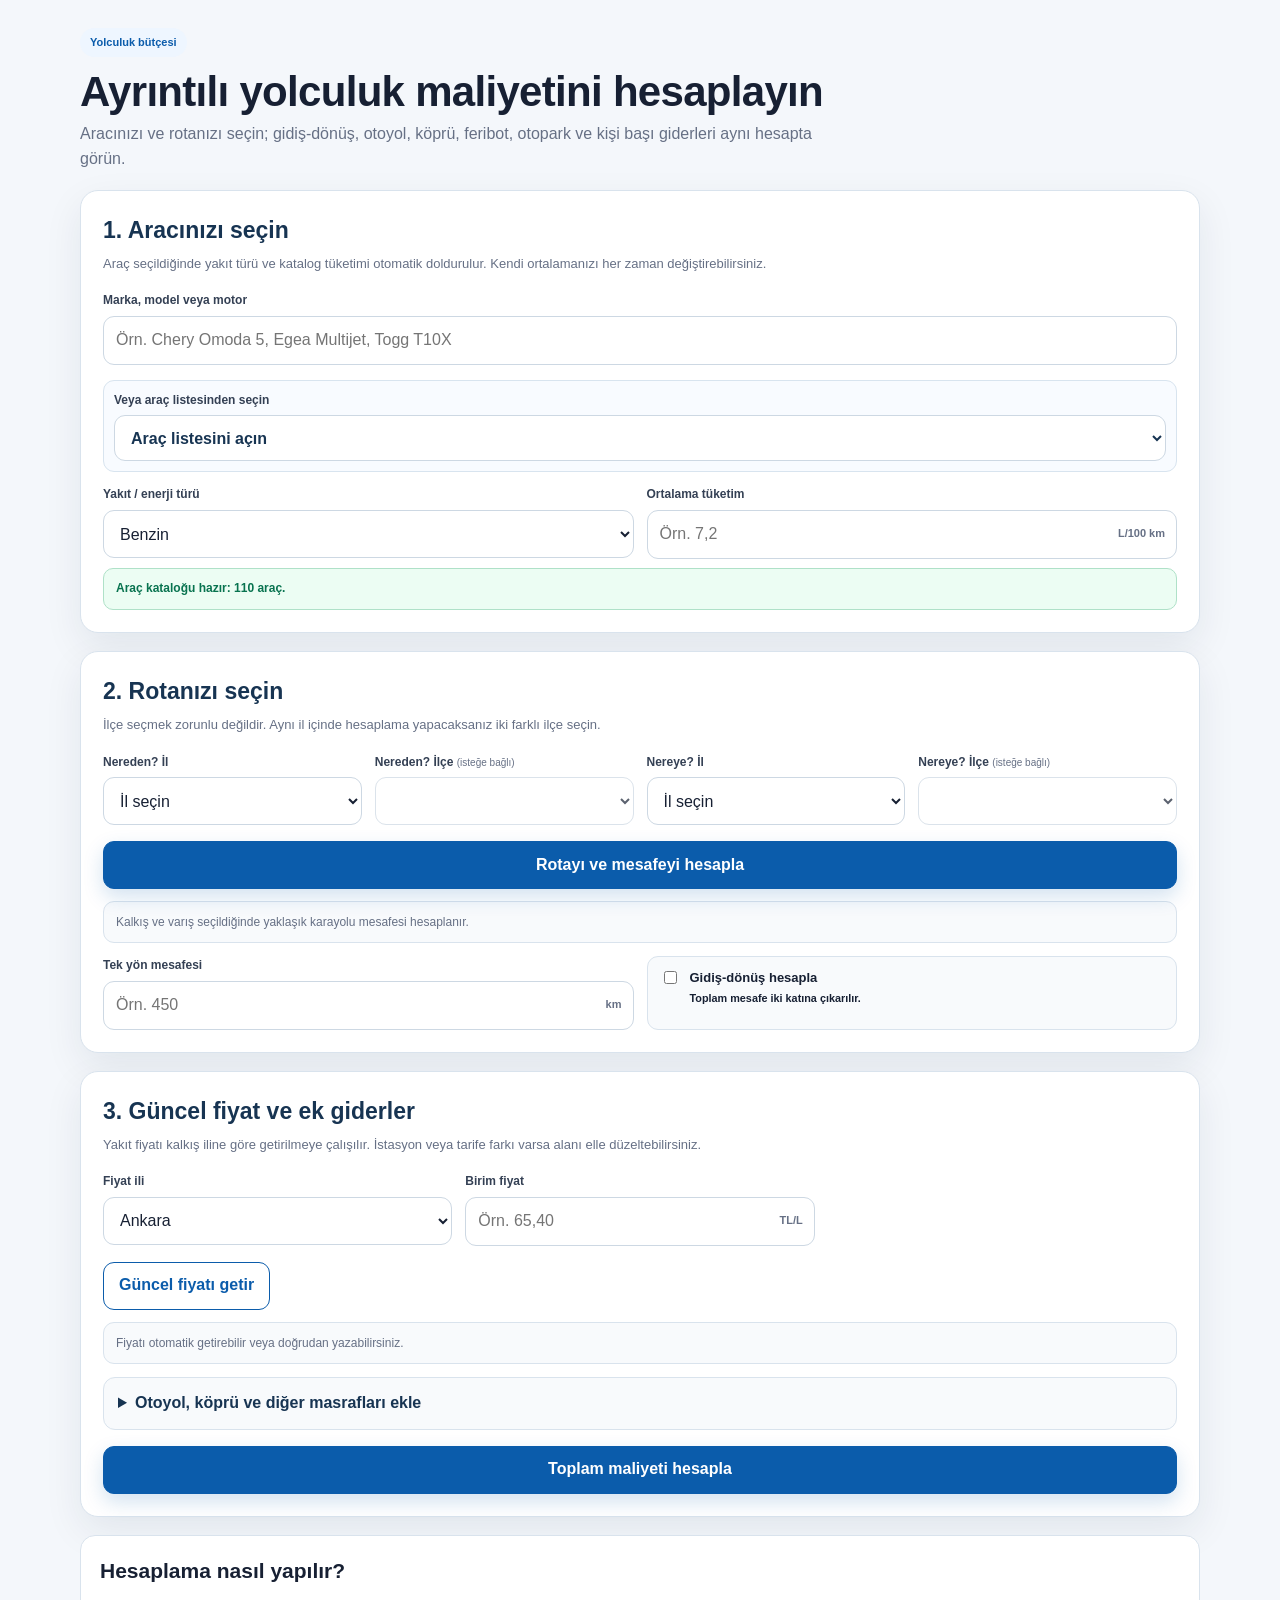
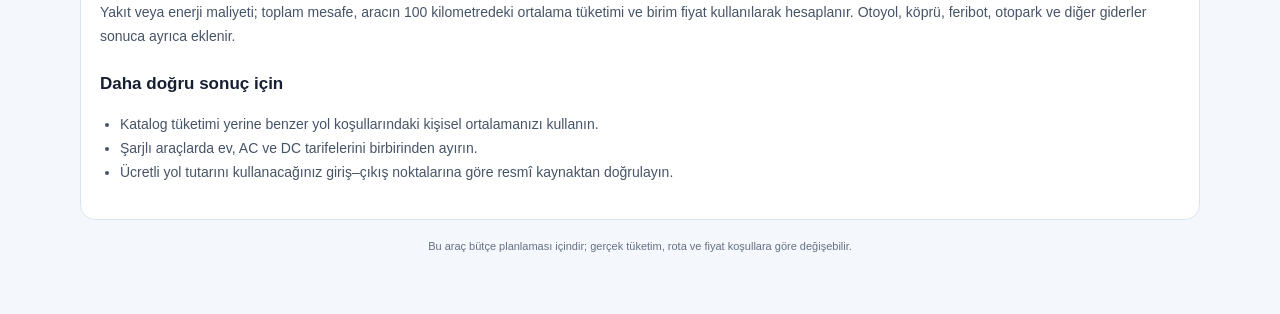
<file: ayrintili-hesaplama/index.html>
<!doctype html>
<html lang="tr">
<head>
<!-- NKY self-contained calculator build v4: vehicle catalogue and app code are embedded. -->
<meta http-equiv="Cache-Control" content="no-cache, no-store, must-revalidate">
  <meta charset="utf-8">
  <meta name="viewport" content="width=device-width,initial-scale=1,viewport-fit=cover">
  <meta name="theme-color" content="#0b5cab">
  <title>Ayrıntılı Yakıt ve Yolculuk Maliyeti Hesaplama</title>
  <meta name="description" content="Araç, rota, gidiş-dönüş, otoyol, köprü, otopark ve kişi başı giderlerle ayrıntılı yakıt veya elektrik maliyetini hesaplayın.">
  <style>
:root{
  --nky-bg:#f4f7fb;--nky-card:#fff;--nky-text:#172033;--nky-muted:#667085;
  --nky-primary:#0b5cab;--nky-primary-dark:#084781;--nky-soft:#eef6ff;
  --nky-border:#d9e3ed;--nky-success:#08734f;--nky-success-bg:#ecfdf3;
  --nky-warning:#7a4b00;--nky-warning-bg:#fff8e8;--nky-danger:#b42318;--nky-danger-bg:#fff1f1;
  --nky-shadow:0 14px 38px rgba(15,33,61,.08);--nky-radius:18px;
}
*{box-sizing:border-box}
html{color-scheme:light;scroll-behavior:smooth}
body{margin:0;background:var(--nky-bg);color:var(--nky-text);font:16px/1.55 Arial,Helvetica,sans-serif;padding:0 0 48px}
button,input,select,textarea{font:inherit}
button{touch-action:manipulation}
a{color:var(--nky-primary)}
.nky-shell{width:min(1120px,calc(100% - 28px));margin:0 auto}
.nky-topbar{position:sticky;top:0;z-index:50;background:rgba(255,255,255,.96);backdrop-filter:blur(10px);border-bottom:1px solid var(--nky-border)}
.nky-topbar-inner{min-height:58px;display:flex;align-items:center;justify-content:space-between;gap:18px}
.nky-brand{font-weight:900;color:#173452;text-decoration:none;white-space:nowrap}
.nky-nav{display:flex;align-items:center;gap:7px;overflow-x:auto;scrollbar-width:none}
.nky-nav::-webkit-scrollbar{display:none}
.nky-nav a{flex:0 0 auto;padding:8px 10px;border-radius:9px;color:#475467;text-decoration:none;font-size:12px;font-weight:800}
.nky-nav a:hover,.nky-nav a.active{background:var(--nky-soft);color:var(--nky-primary)}
.nky-hero{padding:28px 0 18px}
.nky-kicker{display:inline-flex;padding:6px 10px;border-radius:999px;background:var(--nky-soft);color:var(--nky-primary);font-size:11px;font-weight:900}
.nky-hero h1{margin:11px 0 7px;font-size:clamp(28px,5vw,42px);line-height:1.12;letter-spacing:-.7px}
.nky-hero p{max-width:760px;margin:0;color:var(--nky-muted)}
.nky-card{margin-bottom:18px;padding:22px;border:1px solid var(--nky-border);border-radius:var(--nky-radius);background:var(--nky-card);box-shadow:var(--nky-shadow)}
.nky-card h2{margin:0 0 6px;color:#173452;font-size:23px}
.nky-card-sub{margin:0 0 17px;color:var(--nky-muted);font-size:13px}
.nky-grid{display:grid;gap:13px}
.nky-grid-2{grid-template-columns:repeat(2,minmax(0,1fr))}
.nky-grid-3{grid-template-columns:repeat(3,minmax(0,1fr))}
.nky-grid-4{grid-template-columns:repeat(4,minmax(0,1fr))}
.nky-field{display:flex;min-width:0;flex-direction:column;gap:6px}
.nky-field.full{grid-column:1/-1}
.nky-field label{color:#344054;font-size:12px;font-weight:900}
.nky-field small{color:var(--nky-muted);font-weight:400}
.nky-input-wrap{position:relative}
.nky-input-wrap .nky-unit{position:absolute;right:12px;top:50%;transform:translateY(-50%);color:var(--nky-muted);font-size:11px;font-weight:800;pointer-events:none}
input,select,textarea{width:100%;min-height:48px;padding:11px 12px;border:1px solid #cdd8e3;border-radius:11px;background:#fff;color:var(--nky-text);outline:0}
input:focus,select:focus,textarea:focus{border-color:#78abd7;box-shadow:0 0 0 3px rgba(11,92,171,.10)}
input[type=number]{font-variant-numeric:tabular-nums}
.nky-button{min-height:48px;border:1px solid var(--nky-primary);border-radius:11px;padding:10px 15px;background:#fff;color:var(--nky-primary);font-weight:900;cursor:pointer}
.nky-button:hover{background:var(--nky-soft)}
.nky-button:active{transform:scale(.99)}
.nky-button.primary{background:var(--nky-primary);color:#fff;box-shadow:0 8px 20px rgba(11,92,171,.18)}
.nky-button.primary:hover{background:var(--nky-primary-dark)}
.nky-button.danger{border-color:#efb7b7;color:var(--nky-danger)}
.nky-button:disabled{opacity:.5;cursor:not-allowed}
.nky-actions{display:flex;flex-wrap:wrap;gap:9px;margin-top:16px}
.nky-actions .primary{flex:1 1 260px}
.nky-status{margin-top:12px;padding:11px 12px;border:1px solid var(--nky-border);border-radius:11px;background:#f8fafc;color:var(--nky-muted);font-size:12px;line-height:1.5}
.nky-status.ok{border-color:#afe1c8;background:var(--nky-success-bg);color:var(--nky-success)}
.nky-status.warn{border-color:#f0ca7d;background:var(--nky-warning-bg);color:var(--nky-warning)}
.nky-status.error{border-color:#efb8b8;background:var(--nky-danger-bg);color:var(--nky-danger)}
.nky-autocomplete{position:relative}
.nky-suggestions{display:none;position:static;width:100%;max-height:310px;overflow:auto;margin-top:7px;padding:6px;border:1px solid #c8d7e5;border-radius:13px;background:#fff;box-shadow:0 10px 26px rgba(15,33,61,.10)}
.nky-suggestions.show{display:block}
.nky-suggestion{display:flex;align-items:center;justify-content:space-between;gap:12px;width:100%;min-height:55px;padding:10px 11px;border:0;border-radius:9px;background:#fff;text-align:left;cursor:pointer}
.nky-suggestion:hover,.nky-suggestion.active{background:#eef6ff}
.nky-suggestion-main{min-width:0}
.nky-suggestion strong{display:block;overflow:hidden;color:#173452;font-size:14px;text-overflow:ellipsis;white-space:nowrap}
.nky-suggestion small{display:block;margin-top:3px;color:var(--nky-muted);font-size:11px}
.nky-badge{flex:0 0 auto;padding:5px 8px;border-radius:999px;background:var(--nky-soft);color:var(--nky-primary);font-size:10px;font-weight:900}
.nky-selected{margin-top:9px;min-height:42px;padding:10px 12px;border:1px solid var(--nky-border);border-radius:10px;background:#f8fafc;color:var(--nky-muted);font-size:12px}
.nky-selected.ok{border-color:#afe1c8;background:var(--nky-success-bg);color:var(--nky-success);font-weight:800}
.nky-inline-check{display:flex;align-items:flex-start;gap:10px;padding:11px 12px;border:1px solid var(--nky-border);border-radius:11px;background:#f8fafc}
.nky-inline-check input{width:auto;min-height:auto;margin-top:3px;accent-color:var(--nky-primary)}
.nky-inline-check label{font-size:13px;font-weight:800}
.nky-collapsible{margin-top:13px;border:1px solid var(--nky-border);border-radius:12px;background:#f8fafc;overflow:hidden}
.nky-collapsible summary{padding:13px 14px;cursor:pointer;font-weight:900;color:#173452}
.nky-collapsible-body{padding:0 14px 14px}
.nky-result{display:none;margin-top:18px;padding:18px;border:1px solid #b8d8f3;border-radius:15px;background:#eff8ff}
.nky-result.show{display:block;animation:nkyIn .2s ease}
@keyframes nkyIn{from{opacity:0;transform:translateY(7px)}to{opacity:1;transform:none}}
.nky-result-title{color:#52677d;font-size:12px;font-weight:800}
.nky-result-total{margin-top:2px;color:var(--nky-primary);font-size:clamp(31px,6vw,44px);font-weight:900;line-height:1.1;letter-spacing:-.8px}
.nky-metrics{display:grid;grid-template-columns:repeat(4,minmax(0,1fr));gap:10px;margin-top:14px}
.nky-metric{padding:11px;border:1px solid #cfe4fb;border-radius:11px;background:#fff}
.nky-metric small{display:block;color:var(--nky-muted);font-size:10px}
.nky-metric strong{display:block;margin-top:4px;overflow-wrap:anywhere;font-size:14px}
.nky-tabs{display:grid;grid-template-columns:repeat(3,1fr);gap:6px;margin:16px 0;padding:4px;border:1px solid var(--nky-border);border-radius:12px;background:#f4f8fc}
.nky-tab{border:0;border-radius:9px;padding:10px 8px;background:transparent;color:var(--nky-muted);font-weight:900;cursor:pointer}
.nky-tab.active{background:#fff;color:var(--nky-primary);box-shadow:0 4px 12px rgba(15,33,61,.08)}
.nky-panel{display:none}.nky-panel.active{display:block}
.nky-two-vehicles{display:grid;grid-template-columns:minmax(0,1fr) 54px minmax(0,1fr);gap:14px;align-items:stretch}
.nky-vehicle-card{padding:16px;border:1px solid var(--nky-border);border-radius:15px;background:#fbfdff}
.nky-vs{align-self:center;justify-self:center;display:grid;place-items:center;width:50px;height:50px;border-radius:50%;background:var(--nky-primary);color:#fff;font-weight:900}
.nky-winner{margin-bottom:12px;padding:13px 14px;border:1px solid #a7e0c4;border-radius:12px;background:var(--nky-success-bg);color:var(--nky-success);font-weight:900}
.nky-result-card{position:relative;padding:16px;border:1px solid var(--nky-border);border-radius:14px;background:#fff}
.nky-result-card.cheaper{border-color:#77d3a5;box-shadow:0 0 0 3px rgba(35,180,105,.08)}
.nky-result-card>small{display:block;color:var(--nky-primary);font-weight:900}
.nky-result-card>strong{display:block;margin:7px 0 3px;font-size:31px}
.nky-result-card dl{margin:12px 0 0}.nky-result-card dl div{display:flex;justify-content:space-between;gap:12px;padding:8px 0;border-top:1px solid #edf1f5}.nky-result-card dt,.nky-result-card dd{margin:0}.nky-result-card dd{font-weight:800}
.nky-info{margin-top:18px;padding:19px;border:1px solid var(--nky-border);border-radius:15px;background:#fff}
.nky-info h2{margin:0 0 10px;font-size:21px}.nky-info h3{margin:22px 0 7px;font-size:17px}.nky-info p,.nky-info li{color:#475467;font-size:14px;line-height:1.7}.nky-info ul{padding-left:20px}
.nky-footer-note{margin-top:18px;color:var(--nky-muted);font-size:11px;text-align:center}
.nky-hidden{display:none!important}
@media(max-width:820px){
  .nky-grid-4{grid-template-columns:repeat(2,minmax(0,1fr))}
  .nky-metrics{grid-template-columns:repeat(2,minmax(0,1fr))}
  .nky-two-vehicles{grid-template-columns:1fr}
  .nky-vs{width:42px;height:42px}
}
@media(max-width:640px){
  body{padding-bottom:30px}
  .nky-shell{width:min(100% - 18px,1120px)}
  .nky-topbar-inner{min-height:52px}
  .nky-brand{font-size:14px}
  .nky-nav a{padding:7px 8px;font-size:10px}
  .nky-hero{padding:18px 0 12px}.nky-hero h1{font-size:29px}.nky-hero p{font-size:13px}
  .nky-card{padding:13px;border-radius:15px}.nky-card h2{font-size:20px}
  .nky-grid-2,.nky-grid-3,.nky-grid-4{grid-template-columns:1fr}
  .nky-field.full{grid-column:auto}
  input,select,textarea,button{font-size:16px}
  .nky-actions{display:grid;grid-template-columns:1fr}.nky-actions .primary{flex:auto}
  .nky-tabs{grid-template-columns:1fr}
  .nky-metrics{grid-template-columns:1fr 1fr}
  .nky-suggestion{min-height:60px}
  .nky-result{padding:13px}.nky-result-card>strong{font-size:27px}
  .nky-info{padding:15px}
}


/* v4: araç seçimi için her zaman görünen güvenilir yerel liste */
.nky-native-vehicle-wrap{margin-top:9px;padding:10px;border:1px solid #d8e4ef;border-radius:11px;background:#f8fbff}
.nky-native-vehicle-label{display:block;margin-bottom:6px;color:#52677d;font-size:11px;font-weight:900}
.nky-native-vehicle-select{min-height:46px;background:#fff;color:#173452;font-weight:700}
.nky-native-vehicle-select:focus{border-color:#78abd7;box-shadow:0 0 0 3px rgba(11,92,171,.10)}
@media(max-width:640px){
  .nky-native-vehicle-wrap{padding:8px;margin-top:8px}
  .nky-native-vehicle-label{font-size:10px}
  .nky-native-vehicle-select{font-size:16px;min-height:48px}
}


html,body{max-width:100%;overflow-x:hidden}
img,svg,canvas,table{max-width:100%}
</style>
<meta name="robots" content="noindex,follow">
<link rel="canonical" href="https://www.arabanekadaryakar.com/p/ayrntl-yakt-maliyeti-hesaplama.html">
</head>
<body>
<main class="nky-shell">
  <section class="nky-hero">
    <span class="nky-kicker">Yolculuk bütçesi</span>
    <h1>Ayrıntılı yolculuk maliyetini hesaplayın</h1>
    <p>Aracınızı ve rotanızı seçin; gidiş-dönüş, otoyol, köprü, feribot, otopark ve kişi başı giderleri aynı hesapta görün.</p>
  </section>

  <section class="nky-card" aria-labelledby="vehicleTitle">
    <h2 id="vehicleTitle">1. Aracınızı seçin</h2>
    <p class="nky-card-sub">Araç seçildiğinde yakıt türü ve katalog tüketimi otomatik doldurulur. Kendi ortalamanızı her zaman değiştirebilirsiniz.</p>
    <div class="nky-grid nky-grid-2">
      <div class="nky-field full nky-autocomplete">
        <label for="vehicleSearch">Marka, model veya motor</label>
        <input id="vehicleSearch" type="search" autocomplete="off" spellcheck="false" placeholder="Örn. Chery Omoda 5, Egea Multijet, Togg T10X">
        <div class="nky-suggestions" id="vehicleSuggestions"></div>
      </div>
      <div class="nky-field">
        <label for="fuelType">Yakıt / enerji türü</label>
        <select id="fuelType">
          <option value="benzin">Benzin</option><option value="dizel">Dizel</option><option value="lpg">LPG</option><option value="hibrit">Hibrit</option><option value="elektrik">Elektrikli</option>
        </select>
      </div>
      <div class="nky-field">
        <label for="consumption">Ortalama tüketim</label>
        <div class="nky-input-wrap"><input id="consumption" type="text" inputmode="decimal" placeholder="Örn. 7,2"><span class="nky-unit" id="consumptionUnit">L/100 km</span></div>
      </div>
    </div>
    <div class="nky-selected" id="vehicleSelected">Araç kataloğu yükleniyor…</div>
  </section>

  <section class="nky-card" aria-labelledby="routeTitle">
    <h2 id="routeTitle">2. Rotanızı seçin</h2>
    <p class="nky-card-sub">İlçe seçmek zorunlu değildir. Aynı il içinde hesaplama yapacaksanız iki farklı ilçe seçin.</p>
    <div class="nky-grid nky-grid-4">
      <div class="nky-field"><label for="fromCity">Nereden? İl</label><select id="fromCity"></select></div>
      <div class="nky-field"><label for="fromDistrict">Nereden? İlçe <small>(isteğe bağlı)</small></label><select id="fromDistrict" disabled></select></div>
      <div class="nky-field"><label for="toCity">Nereye? İl</label><select id="toCity"></select></div>
      <div class="nky-field"><label for="toDistrict">Nereye? İlçe <small>(isteğe bağlı)</small></label><select id="toDistrict" disabled></select></div>
    </div>
    <div class="nky-actions">
      <button class="nky-button primary" type="button" id="routeButton">Rotayı ve mesafeyi hesapla</button>
      <a class="nky-button nky-hidden" id="mapsLink" href="#" target="_blank" rel="noopener">Google Maps’te aç</a>
    </div>
    <div class="nky-status" id="routeStatus">Kalkış ve varış seçildiğinde yaklaşık karayolu mesafesi hesaplanır.</div>
    <div class="nky-grid nky-grid-2" style="margin-top:13px">
      <div class="nky-field"><label for="distance">Tek yön mesafesi</label><div class="nky-input-wrap"><input id="distance" type="text" inputmode="decimal" placeholder="Örn. 450"><span class="nky-unit">km</span></div></div>
      <div class="nky-inline-check"><input id="roundTrip" type="checkbox"><label for="roundTrip">Gidiş-dönüş hesapla<br><small>Toplam mesafe iki katına çıkarılır.</small></label></div>
    </div>
  </section>

  <section class="nky-card" aria-labelledby="priceTitle">
    <h2 id="priceTitle">3. Güncel fiyat ve ek giderler</h2>
    <p class="nky-card-sub">Yakıt fiyatı kalkış iline göre getirilmeye çalışılır. İstasyon veya tarife farkı varsa alanı elle düzeltebilirsiniz.</p>
    <div class="nky-grid nky-grid-3">
      <div class="nky-field"><label for="priceCity">Fiyat ili</label><select id="priceCity"></select></div>
      <div class="nky-field nky-hidden" id="tariffField"><label for="electricTariff">Şarj türü</label><select id="electricTariff"><option value="ac">Halka açık AC</option><option value="dc">Halka açık DC</option><option value="home">Evden şarj / manuel</option></select></div>
      <div class="nky-field"><label for="unitPrice">Birim fiyat</label><div class="nky-input-wrap"><input id="unitPrice" type="text" inputmode="decimal" placeholder="Örn. 65,40"><span class="nky-unit" id="priceUnit">TL/L</span></div></div>
    </div>
    <div class="nky-actions"><button class="nky-button" type="button" id="priceButton">Güncel fiyatı getir</button></div>
    <div class="nky-status" id="priceStatus">Fiyatı otomatik getirebilir veya doğrudan yazabilirsiniz.</div>

    <details class="nky-collapsible">
      <summary>Otoyol, köprü ve diğer masrafları ekle</summary>
      <div class="nky-collapsible-body nky-grid nky-grid-4">
        <div class="nky-field"><label for="tollCost">Otoyol / köprü</label><div class="nky-input-wrap"><input id="tollCost" type="text" inputmode="decimal" value="0"><span class="nky-unit">TL</span></div></div>
        <div class="nky-field"><label for="parkingCost">Otopark / feribot</label><div class="nky-input-wrap"><input id="parkingCost" type="text" inputmode="decimal" value="0"><span class="nky-unit">TL</span></div></div>
        <div class="nky-field"><label for="otherCost">Diğer gider</label><div class="nky-input-wrap"><input id="otherCost" type="text" inputmode="decimal" value="0"><span class="nky-unit">TL</span></div></div>
        <div class="nky-field"><label for="passengers">Masrafı paylaşacak kişi</label><input id="passengers" type="number" inputmode="numeric" min="1" step="1" value="1"></div>
      </div>
    </details>

    <div class="nky-actions"><button class="nky-button primary" type="button" id="calculateButton">Toplam maliyeti hesapla</button></div>
    <div class="nky-status error nky-hidden" id="formError"></div>

    <div class="nky-result" id="result">
      <div class="nky-result-title">Yakıt / enerji ve ek giderler dahil tahmini toplam</div>
      <div class="nky-result-total" id="totalCost">0 TL</div>
      <div class="nky-metrics">
        <div class="nky-metric"><small>Toplam mesafe</small><strong id="effectiveDistance">0 km</strong></div>
        <div class="nky-metric"><small id="energyLabel">Yakıt / enerji</small><strong id="energyAmount">0</strong></div>
        <div class="nky-metric"><small>Yalnız enerji maliyeti</small><strong id="energyCost">0 TL</strong></div>
        <div class="nky-metric"><small>Ek giderler</small><strong id="extraCost">0 TL</strong></div>
        <div class="nky-metric"><small>100 km maliyeti</small><strong id="per100">0 TL</strong></div>
        <div class="nky-metric"><small>Kilometre maliyeti</small><strong id="perKm">0 TL/km</strong></div>
        <div class="nky-metric"><small>Kişi başı</small><strong id="perPerson">0 TL</strong></div>
        <div class="nky-metric"><small>Hesaplanan araç</small><strong id="resultVehicle">Manuel giriş</strong></div>
      </div>
      <div class="nky-status warn" id="resultNote">Sonuç yaklaşık bütçe tahminidir.</div>
      <div class="nky-actions">
        <button class="nky-button primary" type="button" id="shareButton">Sonucu paylaş</button>
        <button class="nky-button" type="button" id="whatsappButton">WhatsApp</button>
        <button class="nky-button" type="button" id="copyButton">Kopyala</button>
      </div>
    </div>
  </section>

  <section class="nky-info">
    <h2>Hesaplama nasıl yapılır?</h2>
    <p>Yakıt veya enerji maliyeti; toplam mesafe, aracın 100 kilometredeki ortalama tüketimi ve birim fiyat kullanılarak hesaplanır. Otoyol, köprü, feribot, otopark ve diğer giderler sonuca ayrıca eklenir.</p>
    <h3>Daha doğru sonuç için</h3>
    <ul><li>Katalog tüketimi yerine benzer yol koşullarındaki kişisel ortalamanızı kullanın.</li><li>Şarjlı araçlarda ev, AC ve DC tarifelerini birbirinden ayırın.</li><li>Ücretli yol tutarını kullanacağınız giriş–çıkış noktalarına göre resmî kaynaktan doğrulayın.</li></ul>
  </section>
  <p class="nky-footer-note">Bu araç bütçe planlaması içindir; gerçek tüketim, rota ve fiyat koşullara göre değişebilir.</p>
</main>
<script>
window.NKY_LOCATIONS = {
  cities: ['Adana','Adıyaman','Afyonkarahisar','Ağrı','Aksaray','Amasya','Ankara','Antalya','Ardahan','Artvin','Aydın','Balıkesir','Bartın','Batman','Bayburt','Bilecik','Bingöl','Bitlis','Bolu','Burdur','Bursa','Çanakkale','Çankırı','Çorum','Denizli','Diyarbakır','Düzce','Edirne','Elazığ','Erzincan','Erzurum','Eskişehir','Gaziantep','Giresun','Gümüşhane','Hakkari','Hatay','Iğdır','Isparta','İstanbul','İzmir','Kahramanmaraş','Karabük','Karaman','Kars','Kastamonu','Kayseri','Kırıkkale','Kırklareli','Kırşehir','Kilis','Kocaeli','Konya','Kütahya','Malatya','Manisa','Mardin','Mersin','Muğla','Muş','Nevşehir','Niğde','Ordu','Osmaniye','Rize','Sakarya','Samsun','Siirt','Sinop','Sivas','Şanlıurfa','Şırnak','Tekirdağ','Tokat','Trabzon','Tunceli','Uşak','Van','Yalova','Yozgat','Zonguldak'],
  districts: {"Balıkesir":["Altıeylül","Ayvalık","Balya","Bandırma","Bigadiç","Burhaniye","Dursunbey","Edremit","Erdek","Gömeç","Gönen","Havran","İvrindi","Karesi","Kepsut","Manyas","Marmara","Savaştepe","Sındırgı","Susurluk"],"Bilecik":["Bozüyük","Gölpazarı","İnhisar","Merkez","Osmaneli","Pazaryeri","Söğüt","Yenipazar"],"Bingöl":["Adaklı","Genç","Karlıova","Kiğı","Merkez","Solhan","Yayladere","Yedisu"],"Bitlis":["Adilcevaz","Ahlat","Güroymak","Hizan","Merkez","Mutki","Tatvan"],"Bolu":["Dörtdivan","Gerede","Göynük","Kıbrıscık","Mengen","Merkez","Mudurnu","Seben","Yeniçağa"],"Burdur":["Ağlasun","Altınyayla","Bucak","Çavdır","Çeltikçi","Gölhisar","Karamanlı","Kemer","Merkez","Tefenni","Yeşilova"],"Bursa":["Büyükorhan","Gemlik","Gürsu","Harmancık","İnegöl","İznik","Karacabey","Keles","Kestel","Mudanya","Mustafakemalpaşa","Nilüfer","Orhaneli","Orhangazi","Osmangazi","Yenişehir","Yıldırım"],"Çanakkale":["Ayvacık","Bayramiç","Biga","Bozcaada","Çan","Eceabat","Ezine","Gelibolu","Gökçeada","Lapseki","Merkez","Yenice"],"Çankırı":["Atkaracalar","Bayramören","Çerkeş","Eldivan","Ilgaz","Kızılırmak","Korgun","Kurşunlu","Merkez","Orta","Şabanözü","Yapraklı"],"Çorum":["Alaca","Bayat","Boğazkale","Dodurga","İskilip","Kargı","Laçin","Mecitözü","Merkez","Oğuzlar","Ortaköy","Osmancık","Sungurlu","Uğurludağ"],"Denizli":["Acıpayam","Babadağ","Baklan","Bekilli","Beyağaç","Bozkurt","Buldan","Çal","Çameli","Çardak","Çivril","Güney","Honaz","Kale","Merkezefendi","Pamukkale","Sarayköy","Serinhisar","Tavas"],"Diyarbakır":["Bağlar","Bismil","Çermik","Çınar","Çüngüş","Dicle","Eğil","Ergani","Hani","Hazro","Kayapınar","Kocaköy","Kulp","Lice","Silvan","Sur","Yenişehir"],"Edirne":["Enez","Havsa","İpsala","Keşan","Lalapaşa","Meriç","Merkez","Süloğlu","Uzunköprü"],"Elazığ":["Ağın","Alacakaya","Arıcak","Baskil","Karakoçan","Keban","Kovancılar","Maden","Merkez","Palu","Sivrice"],"Erzincan":["Çayırlı","İliç","Kemah","Kemaliye","Merkez","Otlukbeli","Refahiye","Tercan","Üzümlü"],"Erzurum":["Aşkale","Aziziye","Çat","Hınıs","Horasan","İspir","Karaçoban","Karayazı","Köprüköy","Narman","Oltu","Olur","Palandöken","Pasinler","Pazaryolu","Şenkaya","Tekman","Tortum","Uzundere","Yakutiye"],"Eskişehir":["Alpu","Beylikova","Çifteler","Günyüzü","Han","İnönü","Mahmudiye","Mihalgazi","Mihalıççık","Odunpazarı","Sarıcakaya","Seyitgazi","Sivrihisar","Tepebaşı"],"Gaziantep":["Araban","İslahiye","Karkamış","Nizip","Nurdağı","Oğuzeli","Şahinbey","Şehitkamil","Yavuzeli"],"Giresun":["Alucra","Bulancak","Çamoluk","Çanakçı","Dereli","Doğankent","Espiye","Eynesil","Görele","Güce","Keşap","Merkez","Piraziz","Şebinkarahisar","Tirebolu","Yağlıdere"],"Gümüşhane":["Kelkit","Köse","Kürtün","Merkez","Şiran","Torul"],"Hakkari":["Çukurca","Derecik","Merkez","Şemdinli","Yüksekova"],"Hatay":["Altınözü","Antakya","Arsuz","Belen","Defne","Dörtyol","Erzin","Hassa","İskenderun","Kırıkhan","Kumlu","Payas","Reyhanlı","Samandağ","Yayladağı"],"Isparta":["Aksu","Atabey","Eğirdir","Gelendost","Gönen","Keçiborlu","Merkez","Senirkent","Sütçüler","Şarkikaraağaç","Uluborlu","Yalvaç","Yenişarbademli"],"Mersin":["Akdeniz","Anamur","Aydıncık","Bozyazı","Çamlıyayla","Erdemli","Gülnar","Mezitli","Mut","Silifke","Tarsus","Toroslar","Yenişehir"],"İstanbul":["Adalar","Arnavutköy","Ataşehir","Avcılar","Bağcılar","Bahçelievler","Bakırköy","Başakşehir","Bayrampaşa","Beşiktaş","Beykoz","Beylikdüzü","Beyoğlu","Büyükçekmece","Çatalca","Çekmeköy","Esenler","Esenyurt","Eyüpsultan","Fatih","Gaziosmanpaşa","Güngören","Kadıköy","Kağıthane","Kartal","Küçükçekmece","Maltepe","Pendik","Sancaktepe","Sarıyer","Silivri","Sultanbeyli","Sultangazi","Şile","Şişli","Tuzla","Ümraniye","Üsküdar","Zeytinburnu"],"İzmir":["Aliağa","Balçova","Bayındır","Bayraklı","Bergama","Beydağ","Bornova","Buca","Çeşme","Çiğli","Dikili","Foça","Gaziemir","Güzelbahçe","Karabağlar","Karaburun","Karşıyaka","Kemalpaşa","Kınık","Kiraz","Konak","Menderes","Menemen","Narlıdere","Ödemiş","Seferihisar","Selçuk","Tire","Torbalı","Urla"],"Kars":["Akyaka","Arpaçay","Digor","Kağızman","Merkez","Sarıkamış","Selim","Susuz"],"Kastamonu":["Abana","Ağlı","Araç","Azdavay","Bozkurt","Cide","Çatalzeytin","Daday","Devrekani","Doğanyurt","Hanönü","İhsangazi","İnebolu","Küre","Merkez","Pınarbaşı","Seydiler","Şenpazar","Taşköprü","Tosya"],"Kayseri":["Akkışla","Bünyan","Develi","Felahiye","Hacılar","İncesu","Kocasinan","Melikgazi","Özvatan","Pınarbaşı","Sarıoğlan","Sarız","Talas","Tomarza","Yahyalı","Yeşilhisar"],"Kırklareli":["Babaeski","Demirköy","Kofçaz","Lüleburgaz","Merkez","Pehlivanköy","Pınarhisar","Vize"],"Kırşehir":["Akçakent","Akpınar","Boztepe","Çiçekdağı","Kaman","Merkez","Mucur"],"Kocaeli":["Başiskele","Çayırova","Darıca","Derince","Dilovası","Gebze","Gölcük","İzmit","Kandıra","Karamürsel","Kartepe","Körfez"],"Konya":["Ahırlı","Akören","Akşehir","Altınekin","Beyşehir","Bozkır","Cihanbeyli","Çeltik","Çumra","Derbent","Derebucak","Doğanhisar","Emirgazi","Ereğli","Güneysınır","Hadim","Halkapınar","Hüyük","Ilgın","Kadınhanı","Karapınar","Karatay","Kulu","Meram","Sarayönü","Selçuklu","Seydişehir","Taşkent","Tuzlukçu","Yalıhüyük","Yunak"],"Kütahya":["Altıntaş","Aslanapa","Çavdarhisar","Domaniç","Dumlupınar","Emet","Gediz","Hisarcık","Merkez","Pazarlar","Simav","Şaphane","Tavşanlı"],"Malatya":["Akçadağ","Arapgir","Arguvan","Battalgazi","Darende","Doğanşehir","Doğanyol","Hekimhan","Kale","Kuluncak","Pütürge","Yazıhan","Yeşilyurt"],"Manisa":["Ahmetli","Akhisar","Alaşehir","Demirci","Gölmarmara","Gördes","Kırkağaç","Köprübaşı","Kula","Salihli","Sarıgöl","Saruhanlı","Selendi","Soma","Şehzadeler","Turgutlu","Yunusemre"],"Kahramanmaraş":["Afşin","Andırın","Çağlayancerit","Dulkadiroğlu","Ekinözü","Elbistan","Göksun","Nurhak","Onikişubat","Pazarcık","Türkoğlu"],"Mardin":["Artuklu","Dargeçit","Derik","Kızıltepe","Mazıdağı","Midyat","Nusaybin","Ömerli","Savur","Yeşilli"],"Muğla":["Bodrum","Dalaman","Datça","Fethiye","Kavaklıdere","Köyceğiz","Marmaris","Menteşe","Milas","Ortaca","Seydikemer","Ula","Yatağan"],"Muş":["Bulanık","Hasköy","Korkut","Malazgirt","Merkez","Varto"],"Nevşehir":["Acıgöl","Avanos","Derinkuyu","Gülşehir","Hacıbektaş","Kozaklı","Merkez","Ürgüp"],"Niğde":["Altunhisar","Bor","Çamardı","Çiftlik","Merkez","Ulukışla"],"Ordu":["Akkuş","Altınordu","Aybastı","Çamaş","Çatalpınar","Çaybaşı","Fatsa","Gölköy","Gülyalı","Gürgentepe","İkizce","Kabadüz","Kabataş","Korgan","Kumru","Mesudiye","Perşembe","Ulubey","Ünye"],"Rize":["Ardeşen","Çamlıhemşin","Çayeli","Derepazarı","Fındıklı","Güneysu","Hemşin","İkizdere","İyidere","Kalkandere","Merkez","Pazar"],"Sakarya":["Adapazarı","Akyazı","Arifiye","Erenler","Ferizli","Geyve","Hendek","Karapürçek","Karasu","Kaynarca","Kocaali","Pamukova","Sapanca","Serdivan","Söğütlü","Taraklı"],"Samsun":["19 Mayıs","Alaçam","Asarcık","Atakum","Ayvacık","Bafra","Canik","Çarşamba","Havza","İlkadım","Kavak","Ladik","Salıpazarı","Tekkeköy","Terme","Vezirköprü","Yakakent"],"Siirt":["Baykan","Eruh","Kurtalan","Merkez","Pervari","Şirvan","Tillo"],"Sinop":["Ayancık","Boyabat","Dikmen","Durağan","Erfelek","Gerze","Merkez","Saraydüzü","Türkeli"],"Sivas":["Akıncılar","Altınyayla","Divriği","Doğanşar","Gemerek","Gölova","Gürün","Hafik","İmranlı","Kangal","Koyulhisar","Merkez","Suşehri","Şarkışla","Ulaş","Yıldızeli","Zara"],"Tekirdağ":["Çerkezköy","Çorlu","Ergene","Hayrabolu","Kapaklı","Malkara","Marmaraereğlisi","Muratlı","Saray","Süleymanpaşa","Şarköy"],"Tokat":["Almus","Artova","Başçiftlik","Erbaa","Merkez","Niksar","Pazar","Reşadiye","Sulusaray","Turhal","Yeşilyurt","Zile"],"Trabzon":["Akçaabat","Araklı","Arsin","Beşikdüzü","Çarşıbaşı","Çaykara","Dernekpazarı","Düzköy","Hayrat","Köprübaşı","Maçka","Of","Ortahisar","Sürmene","Şalpazarı","Tonya","Vakfıkebir","Yomra"],"Tunceli":["Çemişgezek","Hozat","Mazgirt","Merkez","Nazımiye","Ovacık","Pertek","Pülümür"],"Şanlıurfa":["Akçakale","Birecik","Bozova","Ceylanpınar","Eyyübiye","Halfeti","Haliliye","Harran","Hilvan","Karaköprü","Siverek","Suruç","Viranşehir"],"Uşak":["Banaz","Eşme","Karahallı","Merkez","Sivaslı","Ulubey"],"Van":["Bahçesaray","Başkale","Çaldıran","Çatak","Edremit","Erciş","Gevaş","Gürpınar","İpekyolu","Muradiye","Özalp","Saray","Tuşba"],"Yozgat":["Akdağmadeni","Aydıncık","Boğazlıyan","Çandır","Çayıralan","Çekerek","Kadışehri","Merkez","Saraykent","Sarıkaya","Sorgun","Şefaatli","Yenifakılı","Yerköy"],"Zonguldak":["Alaplı","Çaycuma","Devrek","Ereğli","Gökçebey","Kilimli","Kozlu","Merkez"],"Aksaray":["Ağaçören","Eskil","Gülağaç","Güzelyurt","Merkez","Ortaköy","Sarıyahşi","Sultanhanı"],"Bayburt":["Aydıntepe","Demirözü","Merkez"],"Karaman":["Ayrancı","Başyayla","Ermenek","Kazımkarabekir","Merkez","Sarıveliler"],"Kırıkkale":["Bahşılı","Balışeyh","Çelebi","Delice","Karakeçili","Keskin","Merkez","Sulakyurt","Yahşihan"],"Batman":["Beşiri","Gercüş","Hasankeyf","Kozluk","Merkez","Sason"],"Şırnak":["Beytüşşebap","Cizre","Güçlükonak","İdil","Merkez","Silopi","Uludere"],"Bartın":["Amasra","Kurucaşile","Merkez","Ulus"],"Ardahan":["Çıldır","Damal","Göle","Hanak","Merkez","Posof"],"Iğdır":["Aralık","Karakoyunlu","Merkez","Tuzluca"],"Yalova":["Altınova","Armutlu","Çınarcık","Çiftlikköy","Merkez","Termal"],"Karabük":["Eflani","Eskipazar","Merkez","Ovacık","Safranbolu","Yenice"],"Kilis":["Elbeyli","Merkez","Musabeyli","Polateli"],"Osmaniye":["Bahçe","Düziçi","Hasanbeyli","Kadirli","Merkez","Sumbas","Toprakkale"],"Düzce":["Akçakoca","Cumayeri","Çilimli","Gölyaka","Gümüşova","Kaynaşlı","Merkez","Yığılca"],"Adana":["Aladağ","Ceyhan","Çukurova","Feke","İmamoğlu","Karaisalı","Karataş","Kozan","Pozantı","Saimbeyli","Sarıçam","Seyhan","Tufanbeyli","Yumurtalık","Yüreğir"],"Adıyaman":["Besni","Çelikhan","Gerger","Gölbaşı","Kahta","Merkez","Samsat","Sincik","Tut"],"Afyonkarahisar":["Başmakçı","Bayat","Bolvadin","Çay","Çobanlar","Dazkırı","Dinar","Emirdağ","Evciler","Hocalar","İhsaniye","İscehisar","Kızılören","Merkez","Sandıklı","Sinanpaşa","Sultandağı","Şuhut"],"Ağrı":["Diyadin","Doğubayazıt","Eleşkirt","Hamur","Merkez","Patnos","Taşlıçay","Tutak"],"Amasya":["Göynücek","Gümüşhacıköy","Hamamözü","Merkez","Merzifon","Suluova","Taşova"],"Ankara":["Akyurt","Altındağ","Ayaş","Bala","Beypazarı","Çamlıdere","Çankaya","Çubuk","Elmadağ","Etimesgut","Evren","Gölbaşı","Güdül","Haymana","Kahramankazan","Kalecik","Keçiören","Kızılcahamam","Mamak","Nallıhan","Polatlı","Pursaklar","Sincan","Şereflikoçhisar","Yenimahalle"],"Antalya":["Akseki","Aksu","Alanya","Demre","Döşemealtı","Elmalı","Finike","Gazipaşa","Gündoğmuş","İbradı","Kaş","Kemer","Kepez","Konyaaltı","Korkuteli","Kumluca","Manavgat","Muratpaşa","Serik"],"Artvin":["Ardanuç","Arhavi","Borçka","Hopa","Kemalpaşa","Merkez","Murgul","Şavşat","Yusufeli"],"Aydın":["Bozdoğan","Buharkent","Çine","Didim","Efeler","Germencik","İncirliova","Karacasu","Karpuzlu","Koçarlı","Köşk","Kuşadası","Kuyucak","Nazilli","Söke","Sultanhisar","Yenipazar"]}
};

</script>
<script>
(function(global){
  'use strict';

  const VEHICLE_API='https://script.google.com/macros/s/AKfycbxNwL7NGF9eTBJApiu3PTIKHfPDt7wjmEg9rThG3fcVLdhkDaZWvmc2QDII4VcXONWAnQ/exec';
  const PRICE_API='https://script.google.com/macros/s/AKfycbwJ2dzHkJRgvW2d9D_inYkYVi9s0wnZlEysyomC9W5BZ7W63nhgkHpL22QoP5-A6tMoyA/exec';
  const CLIENT='nky-web-2026';
  const SITE='arabanekadaryakar.com';
  const CACHE_TTL=10*60*1000;

  const fallbackVehicleMap={"Alfa Romeo":[{"name":"Giulietta 1.4 TB Benzin","type":"benzin","cons":7.0},{"name":"Tonale 1.5 Hybrid","type":"hibrit","cons":5.9}],"Audi":[{"name":"A3 35 TFSI Benzin","type":"benzin","cons":6.0},{"name":"A4 40 TDI Dizel","type":"dizel","cons":5.2},{"name":"Q3 35 TFSI Benzin","type":"benzin","cons":6.8}],"BMW":[{"name":"116i Benzin","type":"benzin","cons":6.3},{"name":"320i Benzin","type":"benzin","cons":6.5},{"name":"320d Dizel","type":"dizel","cons":5.0},{"name":"iX1 Elektrikli","type":"elektrik","cons":17.2}],"BYD":[{"name":"Dolphin Elektrikli","type":"elektrik","cons":15.9},{"name":"Atto 3 Elektrikli","type":"elektrik","cons":16.0},{"name":"Seal U DM-i Hibrit","type":"hibrit","cons":5.8},{"name":"Seal U EV Elektrikli","type":"elektrik","cons":19.9}],"Chery":[{"name":"Omoda 5 Pro 1.6 TGDI Benzin","type":"benzin","cons":9.1},{"name":"Tiggo 7 Pro Max 1.6 TGDI Benzin","type":"benzin","cons":7.9},{"name":"Tiggo 8 Pro Max 1.6 TGDI Benzin","type":"benzin","cons":8.6}],"Citroen":[{"name":"C3 1.2 PureTech Benzin","type":"benzin","cons":5.7},{"name":"C4 1.2 PureTech Benzin","type":"benzin","cons":5.8},{"name":"C4 X 1.5 BlueHDi Dizel","type":"dizel","cons":4.8}],"Cupra":[{"name":"Formentor 1.5 TSI Benzin","type":"benzin","cons":6.8},{"name":"Born Elektrikli","type":"elektrik","cons":16.8}],"Dacia":[{"name":"Sandero 1.0 TCe Benzin","type":"benzin","cons":6.0},{"name":"Duster 1.3 TCe Benzin","type":"benzin","cons":7.0},{"name":"Duster ECO-G LPG","type":"lpg","cons":8.1},{"name":"Jogger ECO-G LPG","type":"lpg","cons":8.4}],"DS":[{"name":"DS 4 PureTech Benzin","type":"benzin","cons":6.5},{"name":"DS 7 BlueHDi Dizel","type":"dizel","cons":5.5}],"Fiat":[{"name":"Egea 1.4 Fire Benzin","type":"benzin","cons":7.1},{"name":"Egea 1.6 Multijet Dizel","type":"dizel","cons":4.8},{"name":"Egea 1.4 Fire LPG","type":"lpg","cons":9.0},{"name":"500e Elektrikli","type":"elektrik","cons":14.0},{"name":"Fiorino 1.3 Multijet Dizel","type":"dizel","cons":5.2}],"Ford":[{"name":"Focus 1.5 EcoBlue Dizel","type":"dizel","cons":4.7},{"name":"Focus 1.0 EcoBoost Benzin","type":"benzin","cons":5.8},{"name":"Puma 1.0 EcoBoost Hybrid","type":"hibrit","cons":5.6},{"name":"Kuga 1.5 EcoBoost Benzin","type":"benzin","cons":7.2}],"Honda":[{"name":"Civic 1.5 VTEC Turbo Benzin","type":"benzin","cons":7.0},{"name":"Civic e:HEV Hybrid","type":"hibrit","cons":5.0},{"name":"HR-V e:HEV Hybrid","type":"hibrit","cons":5.4}],"Hyundai":[{"name":"i10 1.0 Benzin","type":"benzin","cons":5.5},{"name":"i20 1.0 T-GDI Benzin","type":"benzin","cons":6.0},{"name":"Bayon 1.0 T-GDI Benzin","type":"benzin","cons":6.2},{"name":"Tucson 1.6 T-GDI Hybrid","type":"hibrit","cons":6.0},{"name":"IONIQ 5 Elektrikli","type":"elektrik","cons":18.1},{"name":"Kona Elektrikli","type":"elektrik","cons":14.7}],"Jeep":[{"name":"Renegade 1.5 e-Hybrid","type":"hibrit","cons":5.8},{"name":"Compass 1.5 e-Hybrid","type":"hibrit","cons":6.0}],"Kia":[{"name":"Picanto 1.0 Benzin","type":"benzin","cons":5.4},{"name":"Stonic 1.0 T-GDI Benzin","type":"benzin","cons":5.9},{"name":"Sportage 1.6 T-GDI Hybrid","type":"hibrit","cons":6.1},{"name":"Niro EV Elektrikli","type":"elektrik","cons":16.2},{"name":"EV3 Elektrikli","type":"elektrik","cons":15.8}],"Mercedes-Benz":[{"name":"A 200 Benzin","type":"benzin","cons":6.4},{"name":"C 200 Benzin","type":"benzin","cons":6.7},{"name":"E 220 d Dizel","type":"dizel","cons":5.2},{"name":"EQA 250+ Elektrikli","type":"elektrik","cons":16.1}],"MG":[{"name":"MG4 Elektrikli","type":"elektrik","cons":16.6},{"name":"ZS 1.0 T-GDI Benzin","type":"benzin","cons":6.7},{"name":"HS PHEV Hibrit","type":"hibrit","cons":6.2}],"Mini":[{"name":"Cooper C Benzin","type":"benzin","cons":6.0},{"name":"Cooper Electric","type":"elektrik","cons":14.7}],"Nissan":[{"name":"Juke 1.0 DIG-T Benzin","type":"benzin","cons":6.0},{"name":"Qashqai e-Power Hybrid","type":"hibrit","cons":5.4},{"name":"X-Trail e-Power Hybrid","type":"hibrit","cons":6.2}],"Opel":[{"name":"Corsa 1.2 Benzin","type":"benzin","cons":5.4},{"name":"Astra 1.2 Turbo Benzin","type":"benzin","cons":5.8},{"name":"Mokka 1.2 Turbo Benzin","type":"benzin","cons":6.0},{"name":"Corsa-e Elektrikli","type":"elektrik","cons":15.8}],"Peugeot":[{"name":"208 1.2 PureTech Benzin","type":"benzin","cons":5.6},{"name":"2008 1.2 PureTech Benzin","type":"benzin","cons":6.1},{"name":"308 1.2 PureTech Benzin","type":"benzin","cons":5.8},{"name":"3008 1.5 BlueHDi Dizel","type":"dizel","cons":5.1},{"name":"e-2008 Elektrikli","type":"elektrik","cons":16.2}],"Renault":[{"name":"Clio 1.0 TCe Benzin","type":"benzin","cons":6.2},{"name":"Clio 1.5 Blue dCi Dizel","type":"dizel","cons":4.3},{"name":"Megane 1.3 TCe Benzin","type":"benzin","cons":6.7},{"name":"Captur E-Tech Hybrid","type":"hibrit","cons":5.0},{"name":"Austral E-Tech Hybrid","type":"hibrit","cons":5.2},{"name":"Megane E-Tech Elektrikli","type":"elektrik","cons":16.1}],"Seat":[{"name":"Ibiza 1.0 TSI Benzin","type":"benzin","cons":5.4},{"name":"Leon 1.5 eTSI Hybrid","type":"hibrit","cons":5.7},{"name":"Ateca 1.5 TSI Benzin","type":"benzin","cons":6.7}],"Skoda":[{"name":"Fabia 1.0 TSI Benzin","type":"benzin","cons":5.3},{"name":"Scala 1.0 TSI Benzin","type":"benzin","cons":5.5},{"name":"Octavia 1.5 eTSI Hybrid","type":"hibrit","cons":5.5},{"name":"Kodiaq 1.5 TSI Benzin","type":"benzin","cons":6.9},{"name":"Enyaq Elektrikli","type":"elektrik","cons":17.0}],"Suzuki":[{"name":"Swift Hybrid","type":"hibrit","cons":4.7},{"name":"Vitara Hybrid","type":"hibrit","cons":5.7},{"name":"S-Cross Hybrid","type":"hibrit","cons":5.8}],"Tesla":[{"name":"Model 3 RWD Elektrikli","type":"elektrik","cons":14.5},{"name":"Model 3 Long Range Elektrikli","type":"elektrik","cons":15.2},{"name":"Model Y RWD Elektrikli","type":"elektrik","cons":16.9},{"name":"Model Y Long Range Elektrikli","type":"elektrik","cons":17.3}],"Togg":[{"name":"T10X V1 RWD Elektrikli","type":"elektrik","cons":18.0},{"name":"T10X V2 RWD Elektrikli","type":"elektrik","cons":18.3}],"Toyota":[{"name":"Yaris 1.5 Hybrid","type":"hibrit","cons":4.0},{"name":"Corolla 1.5 Benzin","type":"benzin","cons":6.5},{"name":"Corolla 1.8 Hybrid","type":"hibrit","cons":4.6},{"name":"C-HR 1.8 Hybrid","type":"hibrit","cons":4.8},{"name":"RAV4 Hybrid","type":"hibrit","cons":5.8}],"Volkswagen":[{"name":"Polo 1.0 TSI Benzin","type":"benzin","cons":5.6},{"name":"Golf 1.0 TSI Benzin","type":"benzin","cons":5.8},{"name":"Golf 1.5 eTSI Hybrid","type":"hibrit","cons":5.5},{"name":"Passat 1.5 TSI Benzin","type":"benzin","cons":6.5},{"name":"T-Roc 1.5 TSI Benzin","type":"benzin","cons":6.6},{"name":"ID.4 Elektrikli","type":"elektrik","cons":17.0}],"Volvo":[{"name":"XC40 B3 Mild Hybrid","type":"hibrit","cons":6.7},{"name":"EX30 Elektrikli","type":"elektrik","cons":15.7},{"name":"XC60 B5 Mild Hybrid","type":"hibrit","cons":7.5}]};

  function fallbackVehicles(){
    const rows=[];
    Object.keys(fallbackVehicleMap).forEach(brand=>{
      (fallbackVehicleMap[brand]||[]).forEach(item=>{
        const type=normalizeFuelType(item.type);
        rows.push({id:item.id||slugify(brand+' '+item.name),brand,name:item.name,label:brand+' '+item.name,type,cons:Number(item.cons),unit:item.unit||(type==='elektrik'?'kWh/100 km':'L/100 km'),source:'Yerleşik araç kataloğu',updatedAt:''});
      });
    });
    return rows.sort((a,b)=>a.label.localeCompare(b.label,'tr'));
  }

  const typeLabels={benzin:'Benzin',dizel:'Dizel',motorin:'Dizel',lpg:'LPG',hibrit:'Hibrit',elektrik:'Elektrikli'};

  function $(id){return document.getElementById(id);}
  function normalizeText(value){
    return String(value||'').toLocaleLowerCase('tr-TR')
      .replace(/ı/g,'i').replace(/ğ/g,'g').replace(/ü/g,'u').replace(/ş/g,'s').replace(/ö/g,'o').replace(/ç/g,'c')
      .replace(/[^a-z0-9 ]/g,' ').replace(/\s+/g,' ').trim();
  }
  function normalizeFuelType(value){
    const v=normalizeText(value);
    if(v==='motorin'||v==='diesel')return 'dizel';
    if(v==='ev'||v==='electric')return 'elektrik';
    if(v==='hybrid')return 'hibrit';
    return ['benzin','dizel','lpg','hibrit','elektrik'].includes(v)?v:'benzin';
  }
  function typeName(value){return typeLabels[normalizeFuelType(value)]||String(value||'');}
  function slugify(value){return normalizeText(value).replace(/\s+/g,'-');}
  function fmt(value,digits=2){return new Intl.NumberFormat('tr-TR',{minimumFractionDigits:digits,maximumFractionDigits:digits}).format(Number(value)||0);}
  function money(value,digits=2){return fmt(value,digits)+' TL';}
  function parseNumber(value){
    let s=String(value??'').trim().replace(/\s/g,'');
    if(!s)return NaN;
    if(s.includes(',')&&s.includes('.'))s=s.lastIndexOf(',')>s.lastIndexOf('.')?s.replace(/\./g,'').replace(',','.'):s.replace(/,/g,'');
    else if(s.includes(','))s=s.replace(',','.');
    return Number(s);
  }
  function validPositive(value){return Number.isFinite(value)&&value>0;}
  function escapeHtml(value){return String(value??'').replace(/[&<>"']/g,c=>({'&':'&amp;','<':'&lt;','>':'&gt;','"':'&quot;',"'":'&#39;'}[c]));}
  function showStatus(element,message,kind){
    if(typeof element==='string')element=$(element);
    if(!element)return;
    element.textContent=message;
    element.className='nky-status'+(kind?' '+kind:'');
  }
  function getStored(key,fallback=null){try{const x=localStorage.getItem(key);return x===null?fallback:JSON.parse(x);}catch(e){return fallback;}}
  function setStored(key,value){try{localStorage.setItem(key,JSON.stringify(value));}catch(e){}}
  function getCached(key){const x=getStored(key);return x&&Date.now()-x.time<CACHE_TTL?x.value:null;}
  function setCached(key,value){setStored(key,{time:Date.now(),value});}

  function normalizeVehiclePayload(payload){
    let rows=[];
    const source=payload&&payload.data&&typeof payload.data==='object'&&!Array.isArray(payload.data)?payload.data:payload;

    if(Array.isArray(payload))rows=payload;
    else if(Array.isArray(payload?.vehicles))rows=payload.vehicles;
    else if(Array.isArray(payload?.araclar))rows=payload.araclar;
    else if(Array.isArray(payload?.rows))rows=payload.rows;
    else if(Array.isArray(payload?.data))rows=payload.data;
    else if(source&&typeof source==='object'){
      Object.keys(source).forEach(brand=>{
        const list=source[brand];
        if(!Array.isArray(list))return;
        list.forEach(item=>rows.push(Object.assign({brand},item)));
      });
    }

    const result=[];
    rows.forEach(r=>{
      if(!r||typeof r!=='object')return;
      if(r.active===false||['hayır','hayir','false','0','pasif'].includes(String(r.active||'').toLocaleLowerCase('tr-TR')))return;
      const brand=String(r.brand||r.marka||'').trim();
      const name=String(r.name||r.modelMotor||r.model||r.motor||'').trim();
      const type=normalizeFuelType(r.type||r.yakitTuru||r.yakitturu||r.yakit);
      const cons=parseNumber(r.cons??r.tuketim??r.consumption);
      if(!brand||!name||!validPositive(cons))return;
      result.push({
        id:String(r.id||r.slug||slugify(brand+' '+name)),
        brand,name,label:brand+' '+name,type,cons,
        unit:r.unit||r.birim||(type==='elektrik'?'kWh/100 km':'L/100 km'),
        source:r.source||r.kaynak||'',updatedAt:r.updatedAt||r.guncellemeTarihi||''
      });
    });
    return result.sort((a,b)=>a.label.localeCompare(b.label,'tr'));
  }

  async function loadVehicles(force=false){
    const cacheKey='nky_vehicle_catalogue_v3';
    if(!force){const cached=getCached(cacheKey);if(cached?.length)return cached;}
    const url=VEHICLE_API+'?mode=vehicles&client='+encodeURIComponent(CLIENT)+'&site='+encodeURIComponent(SITE)+(force?'&_='+Date.now():'');
    try{
      const response=await fetch(url,{cache:force?'no-store':'default'});
      if(!response.ok)throw new Error('HTTP '+response.status);
      const json=await response.json();
      if(json.ok===false)throw new Error(json.error||'Araç servisi yanıt vermedi');
      const vehicles=normalizeVehiclePayload(json);
      if(!vehicles.length)throw new Error('Araç listesi boş');
      setCached(cacheKey,vehicles);
      return vehicles;
    }catch(error){
      console.error('Araç kataloğu:',error);
      return fallbackVehicles();
    }
  }

  async function fetchJson(url,cacheKey,ttl=CACHE_TTL){
    if(cacheKey){
      const raw=getStored(cacheKey);
      if(raw&&Date.now()-raw.time<ttl)return raw.value;
    }
    const response=await fetch(url);
    if(!response.ok)throw new Error('HTTP '+response.status);
    const json=await response.json();
    if(json.ok===false)throw new Error(json.error||'Servis hatası');
    if(cacheKey)setStored(cacheKey,{time:Date.now(),value:json});
    return json;
  }
  async function loadFuelPrices(city,district='',force=false){
    const c=String(city||'Ankara').trim()||'Ankara';
    const d=String(district||'').trim();
    const key='nky_price_'+normalizeText(c)+'_'+normalizeText(d);
    const url=PRICE_API+'?city='+encodeURIComponent(c)+'&district='+encodeURIComponent(d)+(force?'&_='+Date.now():'');
    return fetchJson(url,force?null:key,10*60*1000);
  }
  async function loadChargePrices(force=false){
    const url=PRICE_API+'?mode=charge'+(force?'&_='+Date.now():'');
    return fetchJson(url,force?null:'nky_charge_prices',30*60*1000);
  }
  function priceFromPayload(type,fuel,charge,tariff='ac'){
    const t=normalizeFuelType(type);
    if(t==='elektrik')return parseNumber(tariff==='dc'?charge?.dc:charge?.ac);
    if(t==='dizel')return parseNumber(fuel?.motorin);
    if(t==='lpg')return parseNumber(fuel?.lpg);
    return parseNumber(fuel?.benzin);
  }

  function createVehicleAutocomplete({
    input,panel,onSelect,status,restore=true,paramName='vehicle',storedKey='nky_last_vehicle',
    fuelParam='',consumptionParam=''
  }){
    let vehicles=fallbackVehicles();
    let activeIndex=-1;
    let restored=false;
    let syntheticApplied=false;
    let selectedId='';
    const inputEl=typeof input==='string'?$(input):input;
    const panelEl=typeof panel==='string'?$(panel):panel;
    const statusEl=typeof status==='string'?$(status):status;
    if(!inputEl||!panelEl)throw new Error('Araç arama alanı bulunamadı.');

    function setVehicleStatus(message,kind){
      if(!statusEl)return;
      statusEl.textContent=message;
      statusEl.className='nky-selected'+(kind?' '+kind:'');
    }
    function close(){panelEl.classList.remove('show');activeIndex=-1;sendHeight();}
    function currentList(){return Array.from(panelEl.querySelectorAll('.nky-suggestion'));}

    const datalistId=(inputEl.id||'vehicleSearch')+'NativeList';
    let nativeDatalist=document.getElementById(datalistId);
    if(!nativeDatalist){
      nativeDatalist=document.createElement('datalist');
      nativeDatalist.id=datalistId;
      inputEl.insertAdjacentElement('afterend',nativeDatalist);
    }
    inputEl.setAttribute('list',datalistId);

    let nativeWrap=inputEl.parentElement.querySelector('.nky-native-vehicle-wrap');
    let nativeSelect;
    if(!nativeWrap){
      nativeWrap=document.createElement('div');
      nativeWrap.className='nky-native-vehicle-wrap';
      nativeWrap.innerHTML='<label class="nky-native-vehicle-label">Veya araç listesinden seçin</label><select class="nky-native-vehicle-select" aria-label="Araç listesinden seç"><option value="">Araç listesini açın</option></select>';
      panelEl.insertAdjacentElement('afterend',nativeWrap);
    }
    nativeSelect=nativeWrap.querySelector('.nky-native-vehicle-select');

    function populateNative(){
      const previous=selectedId||nativeSelect.value;
      nativeSelect.innerHTML='<option value="">Araç listesini açın</option>';
      nativeDatalist.innerHTML='';
      const groups=new Map();
      vehicles.forEach(v=>{
        if(!groups.has(v.brand))groups.set(v.brand,[]);
        groups.get(v.brand).push(v);
      });
      Array.from(groups.keys()).sort((a,b)=>a.localeCompare(b,'tr')).forEach(brand=>{
        const group=document.createElement('optgroup');
        group.label=brand;
        groups.get(brand).forEach(v=>{
          const option=document.createElement('option');
          option.value=v.id;
          option.textContent=v.name+' · '+typeName(v.type)+' · '+fmt(v.cons,1)+' '+v.unit;
          group.appendChild(option);
          const dataOption=document.createElement('option');
          dataOption.value=v.label;
          dataOption.label=typeName(v.type)+' · '+fmt(v.cons,1)+' '+v.unit;
          nativeDatalist.appendChild(dataOption);
        });
        nativeSelect.appendChild(group);
      });
      if(previous&&vehicles.some(v=>v.id===previous))nativeSelect.value=previous;
    }

    function applyVehicle(v,persist=true){
      if(!v)return;
      selectedId=v.id||'';
      inputEl.value=v.label;
      if(selectedId&&Array.from(nativeSelect.options).some(o=>o.value===selectedId))nativeSelect.value=selectedId;
      close();
      if(typeof onSelect==='function')onSelect(v);
      if(persist&&storedKey)setStored(storedKey,v);
    }

    function filteredVehicles(){
      const q=normalizeText(inputEl.value);
      return vehicles.filter(v=>!q||normalizeText(v.label).includes(q)).slice(0,q?50:100);
    }
    function render(){
      const list=filteredVehicles();
      panelEl.innerHTML='';
      if(!list.length){
        panelEl.innerHTML='<div class="nky-status warn">Araç bulunamadı. Marka veya model adını daha kısa yazın ya da aşağıdaki araç listesini açın.</div>';
        panelEl.classList.add('show');sendHeight();return;
      }
      list.forEach(v=>{
        const button=document.createElement('button');
        button.type='button';button.className='nky-suggestion';button.dataset.id=v.id;
        button.innerHTML='<span class="nky-suggestion-main"><strong>'+escapeHtml(v.label)+'</strong><small>'+escapeHtml(typeName(v.type))+' · '+fmt(v.cons,1)+' '+escapeHtml(v.unit)+'</small></span><span class="nky-badge">Seç</span>';
        button.addEventListener('pointerdown',e=>e.preventDefault());
        button.addEventListener('mousedown',e=>e.preventDefault());
        button.addEventListener('click',()=>applyVehicle(v,true));
        panelEl.appendChild(button);
      });
      panelEl.classList.add('show');sendHeight();
    }

    function findCandidate(){
      if(!restore||restored)return null;
      const params=new URLSearchParams(location.search);
      const raw=String(params.get(paramName)||'').trim();
      const stored=storedKey?getStored(storedKey):null;
      const q=normalizeText(raw);
      let candidate=null;
      if(q){
        candidate=vehicles.find(x=>{
          const id=normalizeText(x.id),label=normalizeText(x.label);
          return id===q||label===q||label.includes(q)||q.includes(label);
        });
      }else if(stored){
        candidate=vehicles.find(x=>x.id===stored.id||normalizeText(x.label)===normalizeText(stored.label));
      }
      if(candidate){
        restored=true;
        applyVehicle(candidate,false);
        return candidate;
      }

      if(raw&&!syntheticApplied){
        const suffix=(paramName.match(/\d+$/)||[''])[0];
        const fuelKey=fuelParam||('fuel'+suffix);
        const consKey=consumptionParam||('consumption'+suffix);
        const fuelRaw=params.get(fuelKey)||params.get('fuel')||'benzin';
        const cons=parseNumber(params.get(consKey)||params.get('consumption'));
        inputEl.value=raw;
        if(validPositive(cons)){
          const type=normalizeFuelType(fuelRaw);
          const synthetic={
            id:'aktarilan-'+slugify(raw),brand:'',name:raw,label:raw,type,cons,
            unit:type==='elektrik'?'kWh/100 km':'L/100 km',source:'Ana sayfadan aktarıldı',updatedAt:''
          };
          syntheticApplied=true;
          applyVehicle(synthetic,false);
          setVehicleStatus('Ana sayfadan aktarılan araç kullanılıyor: '+raw+'. İsterseniz listeden başka araç seçebilirsiniz.','ok');
        }else{
          syntheticApplied=true;
          setVehicleStatus('Araç adı ana sayfadan aktarıldı. Katalog eşleşmesi bekleniyor; gerekirse aşağıdaki listeden seçin.','');
        }
      }
      return null;
    }

    inputEl.addEventListener('focus',render);
    inputEl.addEventListener('click',render);
    inputEl.addEventListener('input',()=>{
      selectedId='';
      nativeSelect.value='';
      const q=normalizeText(inputEl.value);
      const exact=vehicles.find(v=>normalizeText(v.label)===q);
      if(exact){
        applyVehicle(exact,true);
        return;
      }
      render();
    });
    inputEl.addEventListener('change',()=>{
      const q=normalizeText(inputEl.value);
      const exact=vehicles.find(v=>normalizeText(v.label)===q);
      if(exact)applyVehicle(exact,true);
    });
    inputEl.addEventListener('keydown',event=>{
      const list=currentList();
      if(event.key==='Escape'){close();return;}
      if(!list.length)return;
      if(event.key==='ArrowDown'){event.preventDefault();activeIndex=Math.min(activeIndex+1,list.length-1);}
      else if(event.key==='ArrowUp'){event.preventDefault();activeIndex=Math.max(activeIndex-1,0);}
      else if(event.key==='Enter'){
        if(activeIndex>=0){event.preventDefault();list[activeIndex].click();return;}
        const q=normalizeText(inputEl.value);
        const exact=vehicles.find(v=>normalizeText(v.label)===q);
        if(exact){event.preventDefault();applyVehicle(exact,true);return;}
      }
      list.forEach((x,i)=>x.classList.toggle('active',i===activeIndex));
      if(activeIndex>=0)list[activeIndex]?.scrollIntoView({block:'nearest'});
    });
    inputEl.addEventListener('blur',()=>setTimeout(close,220));
    nativeSelect.addEventListener('change',()=>{
      const candidate=vehicles.find(v=>v.id===nativeSelect.value);
      if(candidate)applyVehicle(candidate,true);
    });


    window.addEventListener('message',function(event){
      if(event.origin!=='https://www.arabanekadaryakar.com')return;
      const data=event.data;
      if(!data||data.type!=='nky-vehicle-transfer')return;
      const raw=String(data.vehicle||data.vehicle||'').trim();
      if(!raw)return;
      const q=normalizeText(raw);
      const candidate=vehicles.find(v=>{
        const label=normalizeText(v.label);
        return label===q||label.includes(q)||q.includes(label);
      });
      if(candidate){
        applyVehicle(candidate,false);
        setVehicleStatus('Ana sayfadan aktarılan araç seçildi: '+candidate.label,'ok');
      }else{
        inputEl.value=raw;
        const fuelRaw=data.fuel1||data.fuel||'benzin';
        const cons=parseNumber(data.consumption1||data.consumption);
        if(validPositive(cons)){
          const type=normalizeFuelType(fuelRaw);
          applyVehicle({
            id:'aktarilan-'+slugify(raw),brand:'',name:raw,label:raw,type:type,cons:cons,
            unit:type==='elektrik'?'kWh/100 km':'L/100 km',source:'Ana sayfadan aktarıldı',updatedAt:''
          },false);
          setVehicleStatus('Ana sayfadan aktarılan araç kullanılıyor: '+raw,'ok');
        }else{
          render();
          setVehicleStatus('Araç adı aktarıldı; listeden eşleşen aracı seçin.','warn');
        }
      }
    });

    populateNative();
    setVehicleStatus('Araç listesi hazır: '+vehicles.length+' araç. Arama alanını veya listeyi kullanabilirsiniz.','ok');
    findCandidate();

    loadVehicles().then(v=>{
      if(Array.isArray(v)&&v.length)vehicles=v;
      populateNative();
      const matched=findCandidate();
      if(!matched&&!syntheticApplied)setVehicleStatus('Araç kataloğu hazır: '+vehicles.length+' araç.','ok');
      if(panelEl.classList.contains('show'))render();
      sendHeight();
    }).catch(error=>{
      console.error('Araç kataloğu yüklenemedi:',error);
      populateNative();
      setVehicleStatus('Canlı katalog alınamadı; yerleşik '+vehicles.length+' araçlık liste kullanılabilir.','warn');
      sendHeight();
    });

    return {setVehicles(v){vehicles=v?.length?v:fallbackVehicles();populateNative();},render,close,getVehicles:()=>vehicles};
  }

  function fillLocationSelects(citySelect,districtSelect,defaultCity=''){
    const cityEl=typeof citySelect==='string'?$(citySelect):citySelect;
    const distEl=typeof districtSelect==='string'?$(districtSelect):districtSelect;
    const data=global.NKY_LOCATIONS||{cities:[],districts:{}};
    cityEl.innerHTML='<option value="">İl seçin</option>'+data.cities.map(c=>'<option value="'+escapeHtml(c)+'">'+escapeHtml(c)+'</option>').join('');
    function updateDistricts(){
      const rows=data.districts[cityEl.value]||[];
      distEl.innerHTML='<option value="">İl merkezi / ilçe seçme</option>'+rows.map(d=>'<option value="'+escapeHtml(d)+'">'+escapeHtml(d)+'</option>').join('');
      distEl.disabled=!cityEl.value||!rows.length;
    }
    cityEl.addEventListener('change',updateDistricts);
    if(defaultCity&&data.cities.includes(defaultCity)){cityEl.value=defaultCity;updateDistricts();}
    return updateDistricts;
  }

  async function geocodeLocation(city,district=''){
    const query=(district?district+', ':'')+city+', Türkiye';
    const url='https://nominatim.openstreetmap.org/search?format=jsonv2&limit=1&countrycodes=tr&accept-language=tr&q='+encodeURIComponent(query);
    const response=await fetch(url,{headers:{'Accept':'application/json'}});
    if(!response.ok)throw new Error('Konum servisi yanıt vermedi');
    const json=await response.json();
    if(!json?.length)throw new Error(query+' bulunamadı');
    return [parseNumber(json[0].lon),parseNumber(json[0].lat)];
  }
  async function calculateRoute({fromCity,fromDistrict='',toCity,toDistrict=''}){
    if(!fromCity||!toCity)throw new Error('Kalkış ve varış ili seçin.');
    if(fromCity===toCity&&(!fromDistrict||!toDistrict||fromDistrict===toDistrict))throw new Error('Aynı il içindeki rota için iki farklı ilçe seçin.');
    const points=await Promise.all([geocodeLocation(fromCity,fromDistrict),geocodeLocation(toCity,toDistrict)]);
    const url='https://router.project-osrm.org/route/v1/driving/'+points[0].join(',')+';'+points[1].join(',')+'?overview=false&steps=false';
    const response=await fetch(url);
    if(!response.ok)throw new Error('Rota servisi yanıt vermedi');
    const json=await response.json();
    if(!json.routes?.length)throw new Error('Karayolu rotası bulunamadı');
    const route=json.routes[0];
    return {distanceKm:Math.round(route.distance/1000),durationMin:Math.round(route.duration/60),fromLabel:(fromDistrict?fromDistrict+', ':'')+fromCity,toLabel:(toDistrict?toDistrict+', ':'')+toCity};
  }
  function durationText(minutes){const h=Math.floor(minutes/60),m=minutes%60;return (h?h+' sa ':'')+m+' dk';}
  function mapsUrl(fromLabel,toLabel){return 'https://www.google.com/maps/dir/?api=1&origin='+encodeURIComponent(fromLabel+', Türkiye')+'&destination='+encodeURIComponent(toLabel+', Türkiye')+'&travelmode=driving';}

  async function shareText(title,text,url=location.href){
    if(navigator.share){try{await navigator.share({title,text,url});return 'shared';}catch(e){if(e.name==='AbortError')return 'cancelled';}}
    if(navigator.clipboard){await navigator.clipboard.writeText(text+' '+url);return 'copied';}
    return 'unsupported';
  }
  function openWhatsApp(text,url=location.href){window.open('https://wa.me/?text='+encodeURIComponent(text+' '+url),'_blank','noopener');}
  function sendHeight(){
    const height=Math.max(document.documentElement.scrollHeight,document.body.scrollHeight);
    if(global.parent!==global)global.parent.postMessage({type:'nky-iframe-height',height,path:location.pathname},'*');
  }
  global.NKY={
    $,VEHICLE_API,PRICE_API,normalizeText,normalizeFuelType,typeName,fmt,money,parseNumber,validPositive,escapeHtml,
    showStatus,getStored,setStored,loadVehicles,loadFuelPrices,loadChargePrices,priceFromPayload,createVehicleAutocomplete,
    fillLocationSelects,calculateRoute,durationText,mapsUrl,shareText,openWhatsApp,sendHeight
  };
  try{
    if('ResizeObserver' in global){
      const observer=new ResizeObserver(()=>requestAnimationFrame(sendHeight));
      observer.observe(document.documentElement);
    }else{
      global.setInterval(sendHeight,1000);
    }
  }catch(error){console.warn('Iframe yükseklik gözlemcisi başlatılamadı:',error);}
  global.addEventListener('load',sendHeight);
  global.addEventListener('resize',sendHeight);
})(window);

</script>
<script>
(function(){
  'use strict';
  const N=window.NKY;
  let selectedVehicle=null;
  let lastResultText='';
  let lastRoute=null;
  const initialParams=new URLSearchParams(location.search);
  const initialConsumption=N.parseNumber(initialParams.get('consumption'));
  const initialFuel=N.normalizeFuelType(initialParams.get('fuel'));
  let useInitialConsumption=N.validPositive(initialConsumption);

  N.fillLocationSelects('fromCity','fromDistrict');
  N.fillLocationSelects('toCity','toDistrict');
  N.fillLocationSelects('priceCity',document.createElement('select'),'Ankara');

  const initialCity=String(initialParams.get('city')||'').trim();
  if(initialCity&&Array.from(N.$('priceCity').options).some(option=>option.value===initialCity))N.$('priceCity').value=initialCity;
  const initialDistance=N.parseNumber(initialParams.get('distance'));
  if(N.validPositive(initialDistance))N.$('distance').value=N.fmt(initialDistance,0);

  function syncPriceCity(){
    const from=N.$('fromCity').value;
    if(from)N.$('priceCity').value=from;
  }
  N.$('fromCity').addEventListener('change',syncPriceCity);

  if(initialParams.get('fuel'))N.$('fuelType').value=initialFuel;
  if(useInitialConsumption)N.$('consumption').value=N.fmt(initialConsumption,1);

  function updateUnits(){
    const electric=N.$('fuelType').value==='elektrik';
    N.$('consumptionUnit').textContent=electric?'kWh/100 km':'L/100 km';
    N.$('priceUnit').textContent=electric?'TL/kWh':'TL/L';
    N.$('tariffField').classList.toggle('nky-hidden',!electric);
  }
  N.$('fuelType').addEventListener('change',()=>{updateUnits();selectedVehicle=null;N.$('vehicleSelected').classList.remove('ok');N.$('vehicleSelected').textContent='Yakıt türü elle değiştirildi. Tüketim ve fiyatı kontrol edin.';});
  updateUnits();

  N.createVehicleAutocomplete({
    input:'vehicleSearch',panel:'vehicleSuggestions',status:'vehicleSelected',
    onSelect(vehicle){
      selectedVehicle=vehicle;
      N.$('fuelType').value=vehicle.type;
      N.$('consumption').value=useInitialConsumption?N.fmt(initialConsumption,1):N.fmt(vehicle.cons,1);useInitialConsumption=false;
      updateUnits();
      N.$('vehicleSelected').textContent='Seçili araç: '+vehicle.label+' · '+N.typeName(vehicle.type)+' · '+N.fmt(vehicle.cons,1)+' '+vehicle.unit;
      N.$('vehicleSelected').className='nky-selected ok';
      loadPrice(false);
    }
  });

  N.$('routeButton').addEventListener('click',async()=>{
    const status=N.$('routeStatus');
    const data={fromCity:N.$('fromCity').value,fromDistrict:N.$('fromDistrict').value,toCity:N.$('toCity').value,toDistrict:N.$('toDistrict').value};
    N.showStatus(status,'Rota ve yaklaşık sürüş süresi hesaplanıyor…');
    try{
      const route=await N.calculateRoute(data);lastRoute=route;
      N.$('distance').value=route.distanceKm;
      N.$('mapsLink').href=N.mapsUrl(route.fromLabel,route.toLabel);
      N.$('mapsLink').classList.remove('nky-hidden');
      N.showStatus(status,route.fromLabel+' → '+route.toLabel+': yaklaşık '+N.fmt(route.distanceKm,0)+' km · '+N.durationText(route.durationMin)+'. Rota servisine göre değişebilir.','ok');
      syncPriceCity();
      loadPrice(false);
    }catch(error){N.showStatus(status,error.message+'. Mesafeyi elle yazabilirsiniz.','error');}
  });

  N.$('electricTariff').addEventListener('change',()=>{
    if(N.$('electricTariff').value==='home'){
      N.$('unitPrice').value='';
      N.showStatus('priceStatus','Evden şarj için elektrik faturanızdaki yaklaşık TL/kWh değerini yazın.','warn');
    }else loadPrice(false);
  });
  N.$('priceButton').addEventListener('click',()=>loadPrice(true));

  async function loadPrice(force){
    const type=N.$('fuelType').value;
    const city=N.$('priceCity').value||N.$('fromCity').value||'Ankara';
    const district=city===N.$('fromCity').value?N.$('fromDistrict').value:'';
    if(type==='elektrik'&&N.$('electricTariff').value==='home'){
      N.showStatus('priceStatus','Evden şarj fiyatını manuel girin.','warn');return;
    }
    N.showStatus('priceStatus','Güncel fiyat getiriliyor…');
    try{
      let price,source='',updated='';
      if(type==='elektrik'){
        const charge=await N.loadChargePrices(force);
        price=N.priceFromPayload(type,null,charge,N.$('electricTariff').value);source=charge.source||'şarj fiyat servisi';updated=charge.updatedAt||'';
      }else{
        const fuel=await N.loadFuelPrices(city,district,force);
        price=N.priceFromPayload(type,fuel,null);source=fuel.source||'yakıt fiyat servisi';updated=fuel.updatedAt||'';
      }
      if(!N.validPositive(price))throw new Error('Bu tür için fiyat bulunamadı');
      N.$('unitPrice').value=N.fmt(price,2);
      N.showStatus('priceStatus',city+(district?' / '+district:'')+' için '+N.typeName(type)+' fiyatı '+N.fmt(price,2)+' '+(type==='elektrik'?'TL/kWh':'TL/L')+' olarak getirildi'+(source?' · '+source:'')+(updated?' · '+updated:''),'ok');
    }catch(error){N.showStatus('priceStatus','Fiyat alınamadı: '+error.message+'. Alanı elle doldurabilirsiniz.','error');}
  }

  N.$('calculateButton').addEventListener('click',()=>{
    const distance=N.parseNumber(N.$('distance').value);
    const consumption=N.parseNumber(N.$('consumption').value);
    const price=N.parseNumber(N.$('unitPrice').value);
    const passengers=Math.max(1,parseInt(N.$('passengers').value,10)||1);
    const toll=Math.max(0,N.parseNumber(N.$('tollCost').value)||0);
    const parking=Math.max(0,N.parseNumber(N.$('parkingCost').value)||0);
    const other=Math.max(0,N.parseNumber(N.$('otherCost').value)||0);
    const error=N.$('formError');
    if(!N.validPositive(distance)||!N.validPositive(consumption)||!N.validPositive(price)){
      error.textContent='Mesafe, ortalama tüketim ve birim fiyat alanlarını geçerli biçimde doldurun.';error.classList.remove('nky-hidden');return;
    }
    error.classList.add('nky-hidden');
    const effective=distance*(N.$('roundTrip').checked?2:1);
    const energy=effective*consumption/100;
    const energyCost=energy*price;
    const extras=toll+parking+other;
    const total=energyCost+extras;
    const per100=consumption*price;
    const type=N.$('fuelType').value;
    const unit=type==='elektrik'?'kWh':'litre';
    const routeLabel=lastRoute?lastRoute.fromLabel+' → '+lastRoute.toLabel:N.fmt(effective,0)+' km yolculuk';
    const vehicleLabel=selectedVehicle?.label||N.typeName(type)+' araç';

    N.$('totalCost').textContent=N.money(total);
    N.$('effectiveDistance').textContent=N.fmt(effective,0)+' km';
    N.$('energyAmount').textContent=N.fmt(energy,2)+' '+unit;
    N.$('energyCost').textContent=N.money(energyCost);
    N.$('extraCost').textContent=N.money(extras);
    N.$('per100').textContent=N.money(per100);
    N.$('perKm').textContent=N.fmt(total/effective,2)+' TL/km';
    N.$('perPerson').textContent=N.money(total/passengers);
    N.$('resultVehicle').textContent=vehicleLabel;
    N.$('energyLabel').textContent=type==='elektrik'?'Harcanacak enerji':'Harcanacak yakıt';
    N.$('resultNote').textContent=(N.$('roundTrip').checked?'Gidiş-dönüş':'Tek yön')+' hesaplandı. Ek giderler '+N.money(extras)+' olarak dahil edildi.';
    lastResultText=vehicleLabel+' ile '+routeLabel+' için tahmini toplam '+N.money(total)+'. '+N.fmt(effective,0)+' km, '+N.fmt(energy,2)+' '+unit+', kişi başı '+N.money(total/passengers)+'.';
    N.$('result').classList.add('show');
    N.$('result').scrollIntoView({behavior:'smooth',block:'start'});
    N.sendHeight();
  });

  N.$('shareButton').addEventListener('click',async()=>{
    if(!lastResultText)return N.showStatus('formError','Önce hesaplama yapın.','error');
    const result=await N.shareText('Yolculuk maliyeti',lastResultText,'https://www.arabanekadaryakar.com/p/ayrntl-yakt-maliyeti-hesaplama.html');
    if(result==='copied')N.showStatus('resultNote','Sonuç panoya kopyalandı.','ok');
  });
  N.$('whatsappButton').addEventListener('click',()=>{if(lastResultText)N.openWhatsApp(lastResultText,'https://www.arabanekadaryakar.com/p/ayrntl-yakt-maliyeti-hesaplama.html');});
  N.$('copyButton').addEventListener('click',async()=>{if(lastResultText){await navigator.clipboard.writeText(lastResultText);N.showStatus('resultNote','Sonuç panoya kopyalandı.','ok');}});
})();

</script>
</body>
</html>
</file>
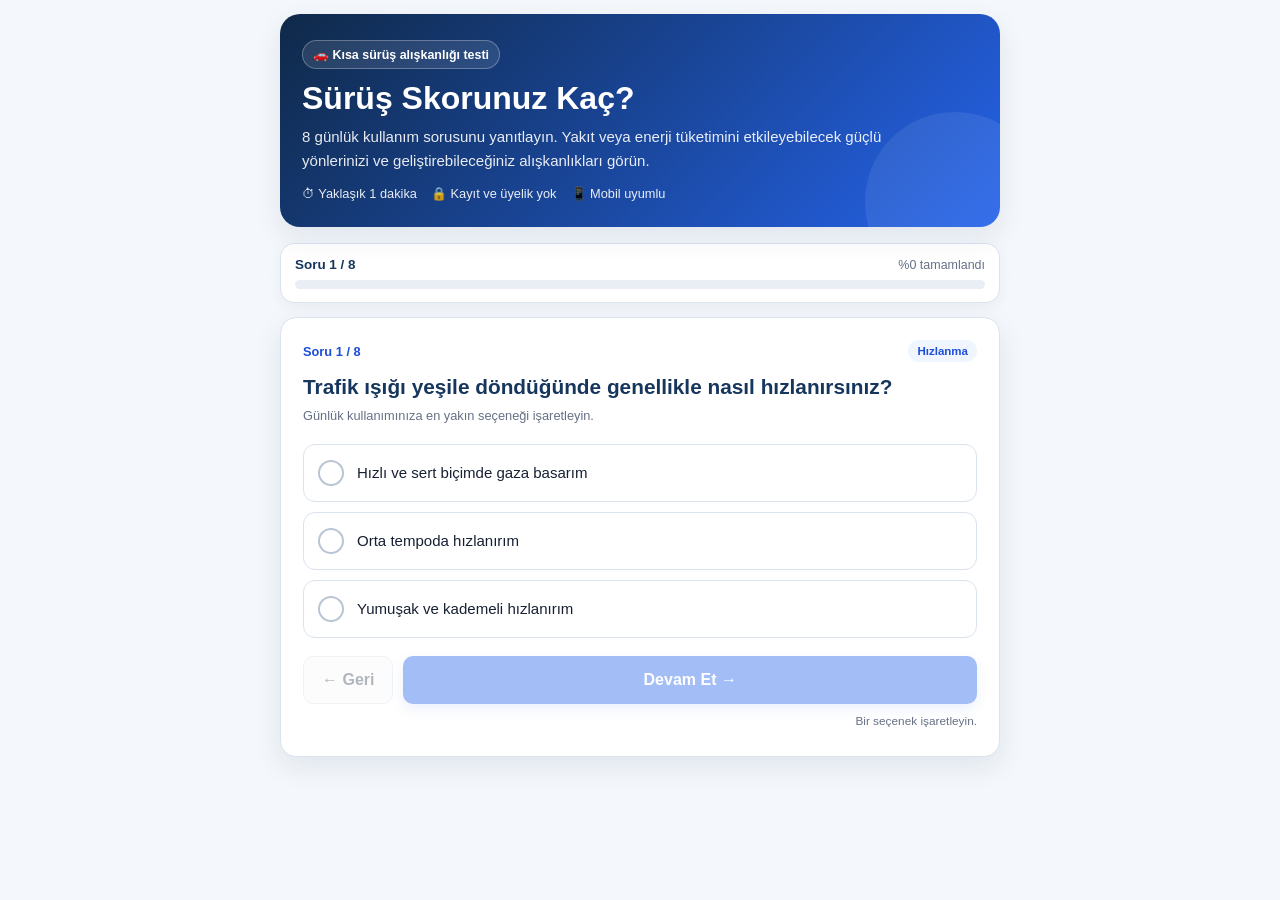
<file: surus-skoru-testi/index.html>
<!DOCTYPE html>
<html lang="tr">
<head>
<meta charset="UTF-8">
<meta name="viewport" content="width=device-width, initial-scale=1, viewport-fit=cover">
<meta name="theme-color" content="#17365d">
<meta name="description" content="8 kısa soruyla sürüş alışkanlıklarınızı değerlendirin; güçlü yönlerinizi ve yakıt veya enerji tasarrufu için geliştirebileceğiniz noktaları görün.">
<title>Sürüş Skoru Testi | arabanekadaryakar.com</title>
<style>
  :root{
    --navy:#17365d;
    --navy-2:#0f2948;
    --blue:#2563eb;
    --blue-dark:#1d4ed8;
    --blue-soft:#eff6ff;
    --green:#15803d;
    --green-soft:#f0fdf4;
    --amber:#b45309;
    --amber-soft:#fffbeb;
    --red:#c2413b;
    --red-soft:#fff1f2;
    --bg:#f4f7fb;
    --card:#ffffff;
    --border:#dbe3ee;
    --text:#172033;
    --muted:#667085;
    --shadow:0 10px 28px rgba(23,54,93,.09);
    --radius:16px;
  }

  *{box-sizing:border-box}
  html{color-scheme:light;scroll-behavior:smooth}
  body{
    margin:0;
    background:var(--bg);
    color:var(--text);
    font-family:Arial,Helvetica,sans-serif;
    padding:14px 12px calc(42px + env(safe-area-inset-bottom));
    -webkit-font-smoothing:antialiased;
  }
  button,a{font:inherit}
  button{-webkit-tap-highlight-color:transparent}
  .wrap{width:100%;max-width:720px;margin:0 auto}

  .hero{
    position:relative;
    overflow:hidden;
    background:linear-gradient(135deg,var(--navy-2),var(--blue));
    color:#fff;
    border-radius:20px;
    padding:26px 22px;
    box-shadow:var(--shadow);
    margin-bottom:16px;
  }
  .hero::after{
    content:"";
    position:absolute;
    right:-45px;
    bottom:-65px;
    width:180px;
    height:180px;
    border-radius:50%;
    background:rgba(255,255,255,.08);
  }
  .hero-inner{position:relative;z-index:1}
  .hero-badge{
    display:inline-flex;
    align-items:center;
    gap:6px;
    margin-bottom:10px;
    padding:6px 10px;
    border:1px solid rgba(255,255,255,.28);
    border-radius:999px;
    background:rgba(255,255,255,.1);
    font-size:.78rem;
    font-weight:700;
  }
  .hero h1{margin:0 0 8px;font-size:clamp(1.45rem,5vw,2rem);line-height:1.2}
  .hero p{max-width:590px;margin:0;color:rgba(255,255,255,.9);font-size:.94rem;line-height:1.55}
  .hero-meta{display:flex;flex-wrap:wrap;gap:8px 14px;margin-top:14px;font-size:.8rem;color:rgba(255,255,255,.9)}

  .progress-panel{
    background:var(--card);
    border:1px solid var(--border);
    border-radius:14px;
    padding:13px 14px;
    margin-bottom:14px;
    box-shadow:0 4px 14px rgba(23,54,93,.05);
  }
  .progress-head{display:flex;align-items:center;justify-content:space-between;gap:10px;margin-bottom:8px}
  .progress-head strong{font-size:.84rem;color:var(--navy)}
  .progress-head span{font-size:.78rem;color:var(--muted);white-space:nowrap}
  .progress-track{height:9px;background:#e9eef5;border-radius:999px;overflow:hidden}
  .progress-fill{height:100%;width:0;background:linear-gradient(90deg,var(--blue),#3b82f6);border-radius:999px;transition:width .28s ease}

  .card{
    background:var(--card);
    border:1px solid var(--border);
    border-radius:var(--radius);
    padding:22px;
    margin-bottom:16px;
    box-shadow:var(--shadow);
  }
  .question-meta{display:flex;align-items:center;justify-content:space-between;gap:10px;margin-bottom:10px}
  .question-count{color:var(--blue-dark);font-size:.8rem;font-weight:800}
  .question-category{background:var(--blue-soft);color:var(--blue-dark);border-radius:999px;padding:5px 9px;font-size:.72rem;font-weight:700;text-align:right}
  .question-text{margin:0 0 6px;color:var(--navy);font-size:clamp(1.08rem,4vw,1.3rem);line-height:1.4}
  .question-help{margin:0 0 18px;color:var(--muted);font-size:.8rem;line-height:1.45}

  .options{display:grid;gap:10px}
  .option{
    position:relative;
    display:grid;
    grid-template-columns:28px minmax(0,1fr);
    align-items:center;
    gap:11px;
    width:100%;
    min-height:58px;
    border:1.5px solid var(--border);
    border-radius:12px;
    background:#fff;
    color:var(--text);
    padding:12px 14px;
    text-align:left;
    cursor:pointer;
    transition:border-color .15s ease,background .15s ease,transform .1s ease,box-shadow .15s ease;
  }
  .option:hover{border-color:#93b4f5;background:#f8fbff}
  .option:active{transform:scale(.995)}
  .option:focus-visible{outline:3px solid rgba(37,99,235,.2);outline-offset:2px;border-color:var(--blue)}
  .option.selected{border-color:var(--blue);background:var(--blue-soft);box-shadow:0 0 0 1px var(--blue)}
  .option-mark{
    display:flex;
    align-items:center;
    justify-content:center;
    width:26px;
    height:26px;
    border:2px solid #b9c5d4;
    border-radius:50%;
    background:#fff;
    color:#fff;
    font-size:.78rem;
    font-weight:900;
  }
  .option.selected .option-mark{border-color:var(--blue);background:var(--blue)}
  .option-text{font-size:.94rem;line-height:1.42}
  .option.selected .option-text{font-weight:700;color:var(--navy)}

  .nav-row{display:grid;grid-template-columns:auto minmax(150px,1fr);gap:10px;align-items:center;margin-top:18px}
  .btn{
    min-height:48px;
    border-radius:10px;
    border:0;
    padding:11px 18px;
    font-weight:800;
    cursor:pointer;
  }
  .btn:focus-visible{outline:3px solid rgba(37,99,235,.2);outline-offset:2px}
  .btn:disabled{opacity:.42;cursor:not-allowed}
  .btn-primary{background:var(--blue);color:#fff;box-shadow:0 5px 12px rgba(37,99,235,.2)}
  .btn-primary:hover:not(:disabled){background:var(--blue-dark)}
  .btn-ghost{background:#f8fafc;color:#475467;border:1px solid var(--border)}
  .btn-secondary{background:#fff;color:var(--navy);border:1px solid var(--border)}
  .answer-note{min-height:20px;margin:10px 0 0;text-align:right;color:var(--muted);font-size:.74rem}

  .result{display:none;text-align:center}
  .result-kicker{color:var(--blue-dark);font-size:.78rem;font-weight:800;letter-spacing:.04em;text-transform:uppercase}
  .result h2{margin:7px 0 4px;color:var(--navy);font-size:1.35rem}
  .score-ring-wrap{position:relative;width:180px;height:180px;margin:14px auto 8px}
  .score-ring-wrap svg{display:block;width:180px;height:180px}
  .score-value{position:absolute;inset:0;display:flex;flex-direction:column;align-items:center;justify-content:center}
  .score-num{font-size:2.45rem;font-weight:900;line-height:1;color:var(--navy)}
  .score-denom{margin-top:4px;color:var(--muted);font-size:.78rem;font-weight:700}
  .score-label{font-size:1.22rem;font-weight:900;margin:10px 0 5px}
  .score-sub{max-width:560px;margin:0 auto;color:var(--muted);font-size:.92rem;line-height:1.55}

  .result-grid{display:grid;grid-template-columns:1fr 1fr;gap:12px;margin:22px 0;text-align:left}
  .insight-card{border:1px solid var(--border);border-radius:13px;padding:15px}
  .insight-card.good{background:var(--green-soft);border-color:#bbf7d0}
  .insight-card.focus{background:var(--amber-soft);border-color:#fde68a}
  .insight-card h3{margin:0 0 10px;color:var(--navy);font-size:.94rem}
  .insight-card ul{margin:0;padding-left:18px}
  .insight-card li{margin:6px 0;color:#475467;font-size:.84rem;line-height:1.4}

  .section-title{margin:24px 0 12px;text-align:left;color:var(--navy);font-size:1rem}
  .breakdown{display:grid;gap:10px;text-align:left}
  .b-row{border:1px solid var(--border);border-radius:11px;padding:11px 12px;background:#fff}
  .b-title{display:flex;align-items:center;justify-content:space-between;gap:10px;margin-bottom:7px;font-size:.83rem}
  .b-title strong{color:var(--text)}
  .status-pill{flex:0 0 auto;border-radius:999px;padding:4px 8px;font-size:.68rem;font-weight:800}
  .status-good{background:#dcfce7;color:#166534}
  .status-mid{background:#fef3c7;color:#92400e}
  .status-low{background:#ffe4e6;color:#9f1239}
  .b-track{height:8px;background:#e9eef5;border-radius:999px;overflow:hidden}
  .b-fill{height:100%;border-radius:999px;transition:width .45s ease}

  .tips{
    margin-top:20px;
    text-align:left;
    background:#f8fbff;
    border:1px solid #cfe0ff;
    border-left:5px solid var(--blue);
    border-radius:11px;
    padding:16px;
  }
  .tips h3{margin:0 0 10px;color:var(--navy);font-size:1rem}
  .tips ol{margin:0;padding-left:20px}
  .tips li{margin:9px 0;color:#475467;font-size:.88rem;line-height:1.5}

  .share-row{display:grid;grid-template-columns:1fr 1fr;gap:10px;margin-top:18px}
  .share-message{min-height:18px;margin:8px 0 0;color:var(--green);font-size:.78rem;font-weight:700}

  .cta{
    background:linear-gradient(135deg,var(--navy-2),var(--blue));
    color:#fff;
    padding:20px;
    border-radius:14px;
    margin-top:22px;
    text-align:center;
  }
  .cta p{margin:0 0 12px;color:#fff;font-size:.92rem;line-height:1.45}
  .cta a{display:inline-flex;align-items:center;justify-content:center;min-height:46px;background:#fff;color:var(--navy);padding:10px 17px;border-radius:9px;text-decoration:none;font-size:.86rem;font-weight:800}
  .retry{margin-top:16px}
  .retry button{border:0;background:transparent;color:var(--blue-dark);text-decoration:underline;cursor:pointer;padding:9px;font-size:.84rem;font-weight:700}

  .disclaimer{margin:16px 2px 0;color:var(--muted);font-size:.72rem;line-height:1.45;text-align:center}
  .toast{position:fixed;z-index:50;left:50%;bottom:calc(18px + env(safe-area-inset-bottom));transform:translate(-50%,20px);max-width:calc(100% - 28px);background:#172033;color:#fff;border-radius:10px;padding:11px 15px;opacity:0;pointer-events:none;transition:.2s ease;font-size:.83rem;text-align:center;box-shadow:var(--shadow)}
  .toast.show{opacity:1;transform:translate(-50%,0)}

  @media(max-width:560px){
    body{padding:9px 9px calc(34px + env(safe-area-inset-bottom))}
    .hero{border-radius:16px;padding:21px 17px;margin-bottom:12px}
    .hero-meta{gap:7px 12px}
    .card{padding:16px;border-radius:14px}
    .question-meta{align-items:flex-start}
    .question-category{max-width:55%}
    .option{min-height:62px;padding:12px}
    .nav-row{position:sticky;bottom:8px;z-index:5;margin:18px -5px -5px;padding:7px;background:rgba(255,255,255,.96);border:1px solid var(--border);border-radius:12px;box-shadow:0 7px 20px rgba(23,54,93,.12);backdrop-filter:blur(7px)}
    .result-grid{grid-template-columns:1fr}
    .share-row{grid-template-columns:1fr}
  }

  @media(max-width:360px){
    .nav-row{grid-template-columns:94px minmax(0,1fr)}
    .btn{padding-left:11px;padding-right:11px}
    .hero-meta{display:grid;gap:5px}
  }

  @media(prefers-reduced-motion:reduce){
    html{scroll-behavior:auto}
    *,*::before,*::after{transition:none!important;animation:none!important}
  }
</style>

<meta name="robots" content="noindex,follow">
<link rel="canonical" href="https://www.arabanekadaryakar.com/p/surus-skor-testi.html">
</head>
<body>
<main class="wrap">
  <header class="hero">
    <div class="hero-inner">
      <div class="hero-badge">🚗 Kısa sürüş alışkanlığı testi</div>
      <h1>Sürüş Skorunuz Kaç?</h1>
      <p>8 günlük kullanım sorusunu yanıtlayın. Yakıt veya enerji tüketimini etkileyebilecek güçlü yönlerinizi ve geliştirebileceğiniz alışkanlıkları görün.</p>
      <div class="hero-meta">
        <span>⏱ Yaklaşık 1 dakika</span>
        <span>🔒 Kayıt ve üyelik yok</span>
        <span>📱 Mobil uyumlu</span>
      </div>
    </div>
  </header>

  <section class="progress-panel" id="progressPanel" aria-label="Test ilerlemesi">
    <div class="progress-head">
      <strong id="progressText">Soru 1 / 8</strong>
      <span id="progressPercent">%0 tamamlandı</span>
    </div>
    <div class="progress-track" role="progressbar" aria-valuemin="0" aria-valuemax="100" aria-valuenow="0" id="progressTrack">
      <div class="progress-fill" id="progressFill"></div>
    </div>
  </section>

  <div id="quizArea" aria-live="polite"></div>

  <section class="card result" id="resultCard" aria-labelledby="resultTitle">
    <div class="result-kicker">Test tamamlandı</div>
    <h2 id="resultTitle">Sürüş verimliliği skorunuz</h2>

    <div class="score-ring-wrap" aria-label="Sürüş skoru">
      <svg viewBox="0 0 120 120" aria-hidden="true">
        <circle cx="60" cy="60" r="52" fill="none" stroke="#e9eef5" stroke-width="12"/>
        <circle id="scoreCircle" cx="60" cy="60" r="52" fill="none" stroke="#2563eb" stroke-width="12"
          stroke-linecap="round" stroke-dasharray="326.7" stroke-dashoffset="326.7"
          transform="rotate(-90 60 60)"/>
      </svg>
      <div class="score-value">
        <div class="score-num" id="scoreNum">0</div>
        <div class="score-denom">100 üzerinden</div>
      </div>
    </div>

    <div class="score-label" id="scoreLabel"></div>
    <p class="score-sub" id="scoreSub"></p>

    <div class="result-grid">
      <div class="insight-card good">
        <h3>✅ Güçlü yönleriniz</h3>
        <ul id="strengthList"></ul>
      </div>
      <div class="insight-card focus">
        <h3>🎯 Öncelikli alanlar</h3>
        <ul id="focusList"></ul>
      </div>
    </div>

    <h3 class="section-title">Tüm cevapların özeti</h3>
    <div class="breakdown" id="breakdown"></div>

    <div class="tips">
      <h3>Uygulanabilir öneriler</h3>
      <ol id="tipsList"></ol>
    </div>

    <div class="share-row">
      <button type="button" class="btn btn-primary" id="shareBtn">Sonucumu Paylaş</button>
      <button type="button" class="btn btn-secondary" id="reviewBtn">Cevapları Gözden Geçir</button>
    </div>
    <div class="share-message" id="shareMessage" aria-live="polite"></div>

    <div class="cta">
      <p><strong>Bu alışkanlıkların bütçenize etkisini görün.</strong><br>Aracınız ve mesafenizle güncel yol maliyetini hesaplayın.</p>
      <a href="https://www.arabanekadaryakar.com/" target="_blank" rel="noopener">Yakıt / Enerji Maliyeti Hesapla</a>
    </div>

    <div class="retry"><button type="button" id="restartBtn">🔄 Testi baştan çöz</button></div>
    <p class="disclaimer">Bu test, verdiğiniz yanıtlara dayalı genel bir farkındalık değerlendirmesidir. Gerçek tüketim; araç, trafik, yol, hava, bakım ve kullanım koşullarına göre değişir.</p>
  </section>
</main>
<div class="toast" id="toast" role="status" aria-live="polite"></div>

<script>
(function(){
  'use strict';

  const STATE_KEY = 'drivingScoreQuizStateV2';
  const questions = [
    {
      id:'hizlanma',
      category:'Hızlanma',
      text:'Trafik ışığı yeşile döndüğünde genellikle nasıl hızlanırsınız?',
      options:[
        {text:'Hızlı ve sert biçimde gaza basarım',points:0},
        {text:'Orta tempoda hızlanırım',points:2},
        {text:'Yumuşak ve kademeli hızlanırım',points:3}
      ]
    },
    {
      id:'fren',
      category:'Yavaşlama ve fren',
      text:'İleride durmanız gerekeceğini fark ettiğinizde ne yaparsınız?',
      options:[
        {text:'Son ana kadar ilerleyip sert fren yaparım',points:0},
        {text:'Biraz önceden yavaşlamaya başlarım',points:2},
        {text:'Erken fark edip gazı bırakır, kontrollü yaklaşırım',points:3}
      ]
    },
    {
      id:'hiz',
      category:'Seyir hızı',
      text:'Trafik ve hız sınırları uygun olduğunda otoyolda genellikle hangi hız aralığında seyredersiniz?',
      options:[
        {text:'Genellikle 130 km/s ve üzeri',points:0},
        {text:'Genellikle 110–130 km/s arası',points:1},
        {text:'Genellikle 90–110 km/s arası',points:3}
      ]
    },
    {
      id:'lastik',
      category:'Lastik basıncı',
      text:'Lastik basınçlarını ne sıklıkla kontrol edersiniz?',
      options:[
        {text:'Neredeyse hiç kontrol etmem veya hatırlamıyorum',points:0},
        {text:'Birkaç ayda bir kontrol ederim',points:2},
        {text:'Yaklaşık ayda bir ve uzun yol öncesinde kontrol ederim',points:3}
      ]
    },
    {
      id:'klima',
      category:'Klima ve cam',
      text:'Sıcak havada hızlı bir yolda giderken genellikle ne yaparsınız?',
      options:[
        {text:'Camları açık tutarım, klimayı kullanmam',points:1},
        {text:'Camları kapatır, klimayı makul ayarda kullanırım',points:3},
        {text:'Klimayı sürekli en düşük sıcaklıkta çalıştırırım',points:1}
      ]
    },
    {
      id:'yuk',
      category:'Gereksiz yük',
      text:'Aracınızda kullanmadığınız eşya veya tavan taşıyıcı bulundurur musunuz?',
      options:[
        {text:'Evet, çoğu zaman gereksiz eşya veya ekipman bulunur',points:0},
        {text:'Bazen bulunur',points:2},
        {text:'Hayır, kullanmadığım yükleri araçta tutmam',points:3}
      ]
    },
    {
      id:'cruise',
      category:'Hız sabitleyici',
      text:'Hız sabitleyiciyi hangi koşullarda kullanırsınız?',
      options:[
        {text:'Yol ve hava koşullarına fazla bakmadan kullanırım',points:0},
        {text:'Uygun, kuru ve akıcı yollarda kontrollü kullanırım',points:3},
        {text:'Kullanmam veya aracımda bu özellik yok',points:1}
      ]
    },
    {
      id:'bakim',
      category:'Bakım ve rölanti',
      text:'Periyodik bakım ve gereksiz rölanti konusunda hangisi size daha yakın?',
      options:[
        {text:'Bakımı geciktirebilirim ve uzun süre rölantide beklerim',points:0},
        {text:'Bakımı zamanında yaptırırım ancak rölantiye pek dikkat etmem',points:2},
        {text:'Bakımları takip eder, gereksiz rölantiden kaçınırım',points:3}
      ]
    }
  ];

  const tips = {
    hizlanma:'Kalkışta gaz pedalına kademeli basın. Hedef hıza sakin biçimde çıkmak, gereksiz tüketimi ve ani ivmelenmeyi azaltır.',
    fren:'Trafiği ileriden okuyun. Kırmızı ışık veya yavaşlayan trafiği erken fark ederek gazı bırakmak, sert fren ve yeniden hızlanma döngüsünü azaltır.',
    hiz:'Yasal hız sınırları ve trafik koşulları içinde daha dengeli bir seyir hızı seçin. Hız yükseldikçe hava direnci ve tüketim belirgin biçimde artabilir.',
    lastik:'Basıncı lastikler soğukken, üreticinin kapı içi veya kullanım kılavuzundaki değerlerine göre kontrol edin. Uzun yol öncesi kontrolü ihmal etmeyin.',
    klima:'Yüksek hızda camları kapalı tutup klimayı makul sıcaklıkta kullanın. Aracı ilk çalıştırdığınızda kısa süre havalandırmak da yardımcı olabilir.',
    yuk:'Bagajdaki kullanılmayan ağır eşyaları ve ihtiyaç olmayan tavan ekipmanını çıkarın. Araçta sürekli taşınan yük tüketimi artırabilir.',
    cruise:'Hız sabitleyiciyi görüşün, yolun ve havanın uygun olduğu akıcı güzergâhlarda kullanın. Yoğun trafik, kaygan yol ve keskin virajlarda sürüş kontrolünü önceliklendirin.',
    bakim:'Periyodik bakım tarihlerini takip edin. Uzun beklemelerde güvenli ve uygun olduğu durumlarda gereksiz rölantiden kaçının.'
  };

  let current = 0;
  let answers = new Array(questions.length).fill(null);

  const $ = function(id){ return document.getElementById(id); };

  function escapeHtml(value){
    return String(value == null ? '' : value).replace(/[&<>"']/g,function(char){
      return {'&':'&amp;','<':'&lt;','>':'&gt;','"':'&quot;',"'":'&#39;'}[char];
    });
  }

  function notify(message){
    const toast = $('toast');
    toast.textContent = message;
    toast.classList.add('show');
    clearTimeout(notify.timer);
    notify.timer = setTimeout(function(){ toast.classList.remove('show'); },2200);
  }

  function saveState(){
    try{
      sessionStorage.setItem(STATE_KEY,JSON.stringify({current:current,answers:answers}));
    }catch(err){
      console.warn('Test durumu kaydedilemedi.',err);
    }
  }

  function loadState(){
    try{
      const raw = sessionStorage.getItem(STATE_KEY);
      if(!raw) return;
      const state = JSON.parse(raw);
      if(Array.isArray(state.answers) && state.answers.length === questions.length){
        answers = state.answers.map(function(value,index){
          return Number.isInteger(value) && questions[index].options[value] ? value : null;
        });
      }
      if(Number.isInteger(state.current) && state.current >= 0 && state.current < questions.length){
        current = state.current;
      }
    }catch(err){
      console.warn('Test durumu okunamadı.',err);
    }
  }

  function answeredCount(){
    return answers.filter(function(value){ return value !== null; }).length;
  }

  function updateProgress(isFinished){
    const completed = isFinished ? questions.length : answeredCount();
    const percent = Math.round((completed / questions.length) * 100);
    $('progressText').textContent = isFinished ? 'Test tamamlandı' : 'Soru ' + (current + 1) + ' / ' + questions.length;
    $('progressPercent').textContent = '%' + percent + ' tamamlandı';
    $('progressFill').style.width = percent + '%';
    $('progressTrack').setAttribute('aria-valuenow',String(percent));
  }

  function renderQuestion(shouldFocus){
    const q = questions[current];
    const selectedAnswer = answers[current];
    const optionsHtml = q.options.map(function(option,index){
      const selected = selectedAnswer === index;
      return '<button type="button" class="option' + (selected ? ' selected' : '') + '" data-option="' + index + '" role="radio" aria-checked="' + selected + '">' +
        '<span class="option-mark" aria-hidden="true">' + (selected ? '✓' : '') + '</span>' +
        '<span class="option-text">' + escapeHtml(option.text) + '</span>' +
      '</button>';
    }).join('');

    $('quizArea').innerHTML =
      '<section class="card" id="questionCard" aria-labelledby="questionTitle">' +
        '<div class="question-meta">' +
          '<div class="question-count">Soru ' + (current + 1) + ' / ' + questions.length + '</div>' +
          '<div class="question-category">' + escapeHtml(q.category) + '</div>' +
        '</div>' +
        '<h2 class="question-text" id="questionTitle">' + escapeHtml(q.text) + '</h2>' +
        '<p class="question-help">Günlük kullanımınıza en yakın seçeneği işaretleyin.</p>' +
        '<div class="options" id="optionsWrap" role="radiogroup" aria-labelledby="questionTitle">' + optionsHtml + '</div>' +
        '<div class="nav-row">' +
          '<button type="button" class="btn btn-ghost" id="prevBtn"' + (current === 0 ? ' disabled' : '') + '>← Geri</button>' +
          '<button type="button" class="btn btn-primary" id="nextBtn"' + (selectedAnswer === null ? ' disabled' : '') + '>' +
            (current === questions.length - 1 ? 'Sonucu Gör' : 'Devam Et →') +
          '</button>' +
        '</div>' +
        '<p class="answer-note">' + (selectedAnswer === null ? 'Bir seçenek işaretleyin.' : 'Seçiminiz kaydedildi; isterseniz değiştirebilirsiniz.') + '</p>' +
      '</section>';

    $('optionsWrap').addEventListener('click',function(event){
      const button = event.target.closest('[data-option]');
      if(!button) return;
      selectOption(Number(button.getAttribute('data-option')));
    });
    $('prevBtn').addEventListener('click',prevQuestion);
    $('nextBtn').addEventListener('click',nextQuestion);

    updateProgress(false);
    saveState();

    if(shouldFocus){
      const title = $('questionTitle');
      title.setAttribute('tabindex','-1');
      title.focus({preventScroll:true});
      $('questionCard').scrollIntoView({behavior:'smooth',block:'start'});
    }
  }

  function selectOption(index){
    if(!questions[current].options[index]) return;
    answers[current] = index;
    renderQuestion(false);
    const nextButton = $('nextBtn');
    if(nextButton) nextButton.focus({preventScroll:true});
  }

  function nextQuestion(){
    if(answers[current] === null){
      notify('Devam etmek için bir seçenek işaretleyin.');
      return;
    }
    if(current < questions.length - 1){
      current += 1;
      renderQuestion(true);
    }else{
      showResult();
    }
  }

  function prevQuestion(){
    if(current > 0){
      current -= 1;
      renderQuestion(true);
    }
  }

  function scoreStatus(points){
    if(points >= 3) return {label:'İyi',className:'status-good',color:'#15803d'};
    if(points >= 2) return {label:'Orta',className:'status-mid',color:'#d97706'};
    return {label:'Geliştirilebilir',className:'status-low',color:'#c2413b'};
  }

  function getResultCopy(score,label){
    return 'Sürüş verimliliği testinde ' + score + '/100 puan aldım: ' + label.replace(/^[^\p{L}\p{N}]+/u,'') + '. Sen de sürüş skorunu öğren: https://www.arabanekadaryakar.com/p/surus-skor-testi.html';
  }

  function showResult(){
    if(answers.some(function(value){ return value === null; })){
      const firstMissing = answers.findIndex(function(value){ return value === null; });
      current = firstMissing;
      renderQuestion(true);
      notify('Sonucu görmek için tüm soruları yanıtlayın.');
      return;
    }

    const categoryScores = questions.map(function(question,index){
      const points = question.options[answers[index]].points;
      return {id:question.id,category:question.category,points:points,max:3};
    });
    const total = categoryScores.reduce(function(sum,item){ return sum + item.points; },0);
    const max = questions.length * 3;
    const score = Math.round((total / max) * 100);

    let label;
    let description;
    let color;
    if(score >= 85){
      label = '🏆 Çok Verimli Sürüş';
      description = 'Yanıtlarınıza göre tüketimi etkileyen temel alışkanlıkların büyük bölümünü bilinçli uyguluyorsunuz. Tutarlılığı korumanız yeterli.';
      color = '#15803d';
    }else if(score >= 65){
      label = '✅ Verimli Sürüş';
      description = 'Genel yaklaşımınız iyi. Birkaç alışkanlığı daha düzenli hâle getirerek sürüşünüzü daha ekonomik ve dengeli yapabilirsiniz.';
      color = '#2563eb';
    }else if(score >= 40){
      label = '⚙️ Geliştirilebilir Sürüş';
      description = 'Bazı doğru alışkanlıklarınız var; ancak birkaç günlük kullanım tercihi tüketimi gereksiz biçimde artırıyor olabilir.';
      color = '#b45309';
    }else{
      label = '🔧 Yüksek Tasarruf Potansiyeli';
      description = 'Yanıtlarınıza göre küçük ve uygulanabilir değişikliklerle sürüş verimliliğinizi belirgin biçimde geliştirme alanınız bulunuyor.';
      color = '#c2413b';
    }

    const circumference = 326.7;
    $('scoreCircle').style.strokeDashoffset = String(circumference - (score / 100) * circumference);
    $('scoreCircle').style.stroke = color;
    $('scoreNum').textContent = String(score);
    $('scoreLabel').textContent = label;
    $('scoreLabel').style.color = color;
    $('scoreSub').textContent = description;

    const sortedBest = categoryScores.slice().sort(function(a,b){ return b.points - a.points; });
    const strengths = sortedBest.filter(function(item){ return item.points >= 2; }).slice(0,3);
    const sortedWeak = categoryScores.slice().sort(function(a,b){ return a.points - b.points; });
    const focusAreas = sortedWeak.filter(function(item){ return item.points < 3; }).slice(0,3);

    $('strengthList').innerHTML = (strengths.length ? strengths : sortedBest.slice(0,2)).map(function(item){
      return '<li>' + escapeHtml(item.category) + '</li>';
    }).join('');
    $('focusList').innerHTML = (focusAreas.length ? focusAreas : [{category:'Mevcut iyi alışkanlıkları sürdürme'}]).map(function(item){
      return '<li>' + escapeHtml(item.category) + '</li>';
    }).join('');

    $('breakdown').innerHTML = categoryScores.map(function(item){
      const percent = Math.round((item.points / item.max) * 100);
      const status = scoreStatus(item.points);
      return '<div class="b-row">' +
        '<div class="b-title"><strong>' + escapeHtml(item.category) + '</strong><span class="status-pill ' + status.className + '">' + status.label + '</span></div>' +
        '<div class="b-track" aria-label="' + escapeHtml(item.category) + ' puanı yüzde ' + percent + '"><div class="b-fill" style="width:' + percent + '%;background:' + status.color + '"></div></div>' +
      '</div>';
    }).join('');

    const tipItems = sortedWeak.slice(0,3);
    $('tipsList').innerHTML = tipItems.map(function(item){
      return '<li><strong>' + escapeHtml(item.category) + ':</strong> ' + escapeHtml(tips[item.id]) + '</li>';
    }).join('');

    $('quizArea').style.display = 'none';
    $('resultCard').style.display = 'block';
    updateProgress(true);
    sessionStorage.removeItem(STATE_KEY);

    $('shareBtn').onclick = function(){ shareResult(score,label); };
    $('reviewBtn').onclick = reviewAnswers;
    $('restartBtn').onclick = restartQuiz;

    $('resultCard').scrollIntoView({behavior:'smooth',block:'start'});
    $('resultTitle').setAttribute('tabindex','-1');
    $('resultTitle').focus({preventScroll:true});
  }

  async function shareResult(score,label){
    const text = getResultCopy(score,label);
    try{
      if(navigator.share){
        await navigator.share({title:'Sürüş Skorum',text:text,url:'https://www.arabanekadaryakar.com/p/surus-skor-testi.html'});
        $('shareMessage').textContent = 'Paylaşım ekranı açıldı.';
      }else if(navigator.clipboard && window.isSecureContext){
        await navigator.clipboard.writeText(text);
        $('shareMessage').textContent = 'Sonuç metni panoya kopyalandı.';
      }else{
        const textarea = document.createElement('textarea');
        textarea.value = text;
        textarea.style.position = 'fixed';
        textarea.style.opacity = '0';
        document.body.appendChild(textarea);
        textarea.select();
        document.execCommand('copy');
        textarea.remove();
        $('shareMessage').textContent = 'Sonuç metni panoya kopyalandı.';
      }
    }catch(err){
      if(err && err.name === 'AbortError') return;
      $('shareMessage').textContent = 'Paylaşım açılamadı. Tekrar deneyin.';
    }
  }

  function reviewAnswers(){
    current = 0;
    $('resultCard').style.display = 'none';
    $('quizArea').style.display = 'block';
    $('shareMessage').textContent = '';
    renderQuestion(true);
  }

  function restartQuiz(){
    current = 0;
    answers = new Array(questions.length).fill(null);
    sessionStorage.removeItem(STATE_KEY);
    $('resultCard').style.display = 'none';
    $('quizArea').style.display = 'block';
    $('shareMessage').textContent = '';
    renderQuestion(true);
  }

  loadState();
  renderQuestion(false);
})();
</script>

<script>
(function(){
  'use strict';
  var targetOrigin = '*';
  var lastHeight = 0;
  var timer = null;

  function reportHeight(){
    clearTimeout(timer);
    timer = setTimeout(function(){
      var body = document.body;
      var doc = document.documentElement;
      var height = Math.max(
        body ? body.scrollHeight : 0,
        body ? body.offsetHeight : 0,
        doc ? doc.scrollHeight : 0,
        doc ? doc.offsetHeight : 0,
        doc ? doc.clientHeight : 0
      );

      if(!height || Math.abs(height - lastHeight) < 2) return;
      lastHeight = height;

      if(window.parent && window.parent !== window){
        window.parent.postMessage({
          type: 'nky-iframe-height',
          height: height
        }, targetOrigin);
      }
    }, 60);
  }

  window.addEventListener('load', reportHeight);
  window.addEventListener('resize', reportHeight);

  if('ResizeObserver' in window){
    var observer = new ResizeObserver(reportHeight);
    observer.observe(document.documentElement);
    if(document.body) observer.observe(document.body);
  }else{
    setInterval(reportHeight, 800);
  }

  if('MutationObserver' in window && document.body){
    var mutationObserver = new MutationObserver(reportHeight);
    mutationObserver.observe(document.body,{
      childList:true,
      subtree:true,
      attributes:true,
      attributeFilter:['style','class','hidden']
    });
  }

  document.addEventListener('click',function(){
    setTimeout(reportHeight,80);
    setTimeout(reportHeight,350);
  },true);

  setTimeout(reportHeight, 150);
  setTimeout(reportHeight, 700);
  setTimeout(reportHeight, 1600);
})();
</script>

</body>
</html>
</file>
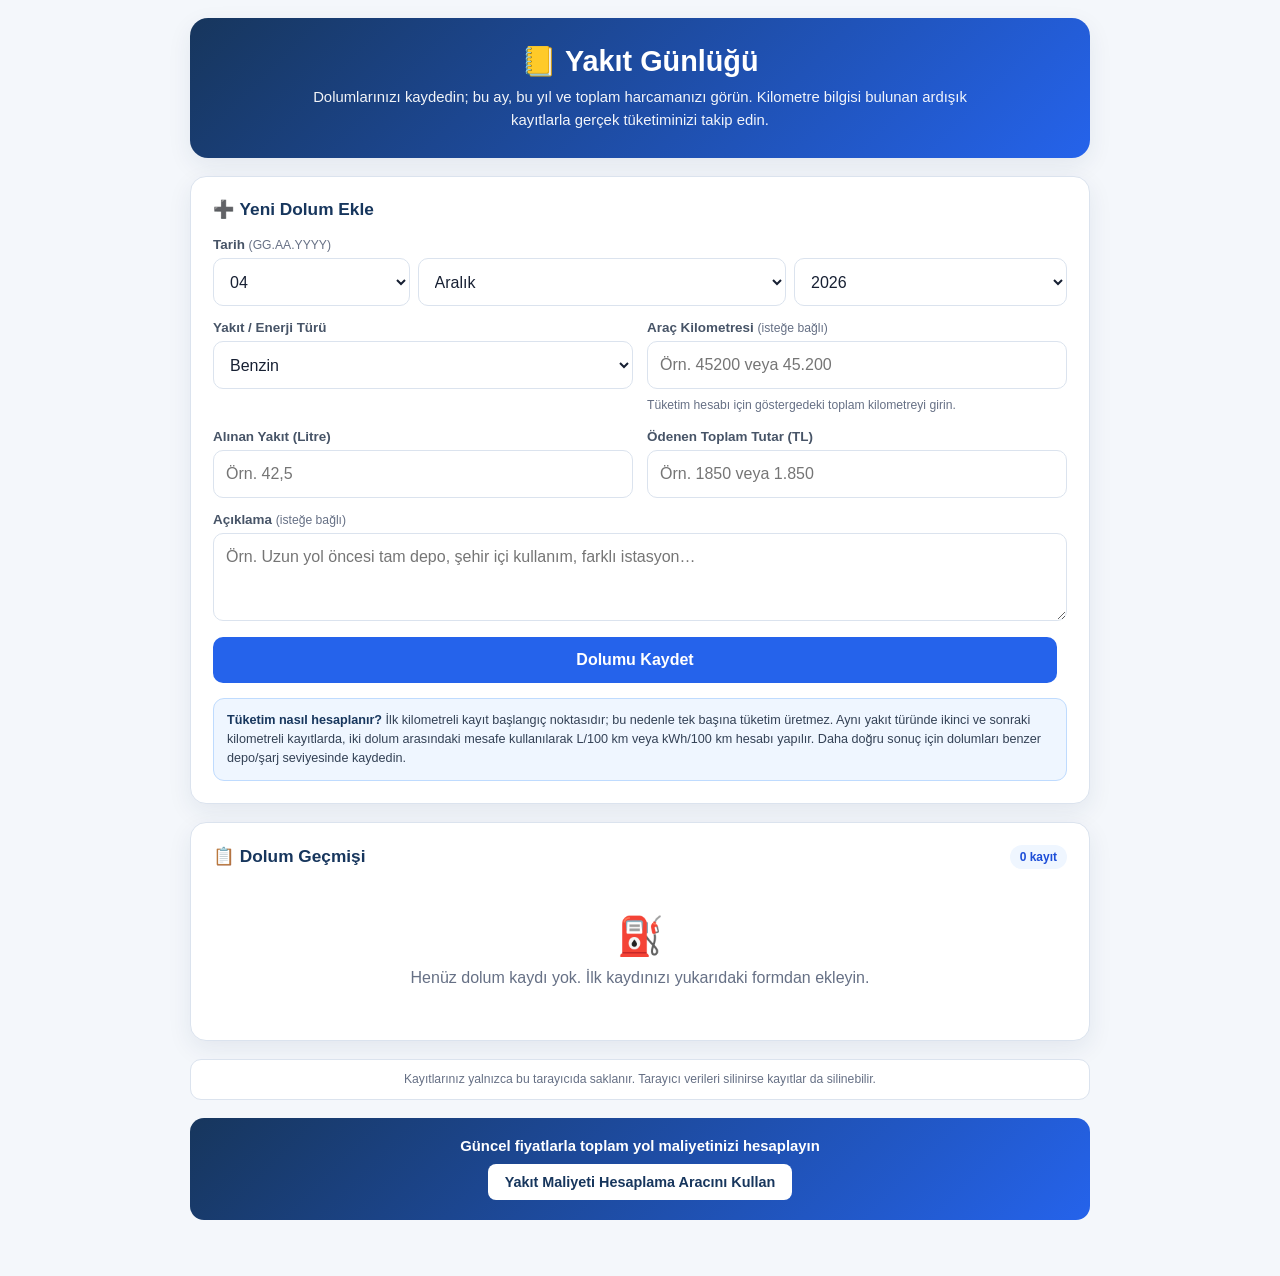
<file: yakit-gunlugu/index.html>
<!DOCTYPE html>
<html lang="tr">
<head>
<meta charset="UTF-8">
<meta name="viewport" content="width=device-width, initial-scale=1, viewport-fit=cover">
<meta name="theme-color" content="#1e3a5f">
<title>Yakıt Günlüğü | arabanekadaryakar.com</title>
<style>
  :root{
    --navy:#17365d;--blue:#2563eb;--blue-dark:#1d4ed8;--blue-light:#eff6ff;
    --green:#15803d;--green-light:#ecfdf3;--amber:#b45309;--amber-light:#fffbeb;
    --red:#dc2626;--red-light:#fff1f2;--bg:#f4f7fb;--card:#fff;
    --border:#dbe3ee;--text:#172033;--muted:#667085;--shadow:0 8px 24px rgba(23,54,93,.08);
  }
  *{box-sizing:border-box}
  html{color-scheme:light;scroll-behavior:smooth}
  body{margin:0;background:var(--bg);color:var(--text);font-family:Arial,Helvetica,sans-serif;padding:18px 14px 56px}
  button,input,select,textarea{font:inherit}
  button{-webkit-tap-highlight-color:transparent}
  .wrap{width:100%;max-width:900px;margin:0 auto}
  .header{background:linear-gradient(135deg,var(--navy),var(--blue));color:#fff;border-radius:18px;padding:26px 22px;text-align:center;margin-bottom:18px;box-shadow:var(--shadow)}
  .header h1{margin:0 0 8px;font-size:clamp(1.35rem,4vw,1.8rem)}
  .header p{max-width:670px;margin:0 auto;opacity:.94;font-size:.93rem;line-height:1.55}
  .card{background:var(--card);border:1px solid var(--border);border-radius:16px;padding:22px;margin-bottom:18px;box-shadow:var(--shadow)}
  .card-title{display:flex;align-items:center;justify-content:space-between;gap:12px;margin-bottom:17px}
  .card h2{margin:0;color:var(--navy);font-size:1.08rem}
  .record-count{background:var(--blue-light);color:var(--blue-dark);border-radius:999px;padding:5px 10px;font-size:.75rem;font-weight:700;white-space:nowrap}
  .form-grid{display:grid;grid-template-columns:repeat(2,minmax(0,1fr));gap:14px}
  .form-group{display:flex;min-width:0;flex-direction:column;gap:6px}
  .form-group.full{grid-column:1/-1}
  label{color:#475467;font-size:.84rem;font-weight:700}
  .optional{color:var(--muted);font-size:.76rem;font-weight:400}
  input,select,textarea{width:100%;min-height:48px;border:1.5px solid var(--border);border-radius:10px;background:#fff;color:var(--text);padding:11px 12px}
  textarea{min-height:88px;line-height:1.45;resize:vertical}
  input:focus,select:focus,textarea:focus{outline:3px solid rgba(37,99,235,.13);border-color:var(--blue)}
  .date-row{display:grid;grid-template-columns:.72fr 1.35fr 1fr;gap:8px}
  .field-help,.date-help,.note{margin:2px 0 0;color:var(--muted);font-size:.76rem;line-height:1.45}
  .calculation-info{margin:15px 0 0;padding:12px 13px;border:1px solid #bfdbfe;border-radius:11px;background:var(--blue-light);color:#334155;font-size:.79rem;line-height:1.5}
  .calculation-info strong{color:var(--navy)}
  .form-actions{display:grid;grid-template-columns:minmax(0,1fr) auto;gap:10px;margin-top:16px}
  .btn{border:0;border-radius:10px;min-height:46px;padding:11px 18px;font-weight:700;cursor:pointer}
  .btn-primary{background:var(--blue);color:#fff}
  .btn-primary:hover{background:var(--blue-dark)}
  .btn-primary:active,.btn-secondary:active,.btn-danger:active,.btn-edit:active{transform:translateY(1px)}
  .btn-secondary{background:#f8fafc;color:#475467;border:1px solid var(--border)}
  .btn-danger{min-height:38px;background:var(--red-light);color:var(--red);border:1px solid #fecdd3;padding:7px 12px;font-size:.82rem}
  .btn-edit{min-height:38px;background:var(--blue-light);color:var(--blue-dark);border:1px solid #bfdbfe;padding:7px 12px;font-size:.82rem}
  .summary-card{padding:18px;margin-bottom:18px}
  .period-tabs{display:grid;grid-template-columns:repeat(3,minmax(0,1fr));gap:6px;padding:5px;background:#eef2f7;border:1px solid var(--border);border-radius:12px;margin-bottom:14px}
  .period-btn{min-height:42px;border:0;border-radius:9px;background:transparent;color:#475467;font-size:.84rem;font-weight:700;cursor:pointer}
  .period-btn.active{background:#fff;color:var(--blue-dark);box-shadow:0 2px 8px rgba(23,54,93,.1)}
  .period-caption{text-align:center;color:var(--muted);font-size:.77rem;margin:0 0 12px}
  .summary-grid{display:grid;grid-template-columns:repeat(3,minmax(0,1fr));gap:12px}
  .summary-box{min-width:0;background:#fff;border:1px solid var(--border);border-radius:14px;padding:16px 10px;text-align:center}
  .summary-box .val{overflow-wrap:anywhere;color:var(--navy);font-size:clamp(1rem,4vw,1.35rem);font-weight:800;line-height:1.25}
  .summary-box .lbl{margin-top:5px;color:var(--muted);font-size:.76rem;line-height:1.35}
  .summary-empty{margin:12px 0 0;text-align:center;color:var(--amber);font-size:.78rem}
  .chart-group+.chart-group{margin-top:18px;padding-top:16px;border-top:1px solid var(--border)}
  .chart-heading{margin:0 0 7px;color:#475467;font-size:.82rem;font-weight:700;text-align:center}
  .chart-note{margin:10px 0 0;text-align:center;color:var(--muted);font-size:.76rem;line-height:1.4}
  .table-wrap{overflow-x:auto;border:1px solid var(--border);border-radius:12px}
  table{width:100%;border-collapse:collapse;font-size:.81rem;min-width:980px}
  th{background:var(--navy);color:#fff;padding:10px 8px;text-align:left;white-space:nowrap}
  td{padding:10px 8px;border-bottom:1px solid var(--border);vertical-align:top}
  tbody tr:last-child td{border-bottom:0}
  tr:nth-child(even) td{background:#f8fafc}
  .desc-cell{max-width:190px;white-space:normal;overflow-wrap:anywhere;color:#475467}
  .result-ok{color:var(--green);font-weight:700}
  .result-note{color:var(--amber);font-size:.75rem;line-height:1.35}
  .row-actions{display:flex;gap:6px}
  .mobile-list{display:none}
  .fill-card{border:1px solid var(--border);border-radius:13px;padding:14px;background:#fff}
  .fill-card+.fill-card{margin-top:10px}
  .fill-top{display:flex;align-items:flex-start;justify-content:space-between;gap:10px;margin-bottom:12px}
  .fill-date{font-weight:800;color:var(--navy)}
  .fuel-badge{display:inline-flex;margin-top:4px;background:var(--blue-light);color:var(--blue-dark);border-radius:999px;padding:4px 8px;font-size:.74rem;font-weight:700}
  .card-actions{display:flex;gap:6px}
  .fill-grid{display:grid;grid-template-columns:repeat(2,minmax(0,1fr));gap:10px}
  .fill-stat{background:#f8fafc;border-radius:9px;padding:9px;min-width:0}
  .fill-stat.wide{grid-column:1/-1}
  .fill-stat span{display:block;color:var(--muted);font-size:.7rem;margin-bottom:3px}
  .fill-stat strong{display:block;font-size:.88rem;overflow-wrap:anywhere;line-height:1.35}
  .consumption-ok{background:var(--green-light);border:1px solid #bbf7d0}
  .consumption-note{background:var(--amber-light);border:1px solid #fde68a}
  .fill-desc{margin:11px 0 0;padding-top:10px;border-top:1px solid var(--border);color:#475467;font-size:.83rem;line-height:1.45;overflow-wrap:anywhere}
  .empty-state{text-align:center;padding:28px 10px;color:var(--muted)}
  .empty-state .big{font-size:2.35rem;margin-bottom:8px}
  .empty-state p{margin:0;line-height:1.5}
  .privacy-note{margin:0 0 18px;padding:11px 13px;border:1px solid var(--border);border-radius:11px;background:#fff;color:var(--muted);font-size:.76rem;line-height:1.45;text-align:center}
  .cta{background:linear-gradient(135deg,var(--navy),var(--blue));color:#fff;padding:20px;border-radius:14px;text-align:center}
  .cta p{margin:0 0 10px;color:#fff;font-size:.93rem}
  .cta a{display:inline-block;background:#fff;color:var(--navy);padding:10px 17px;border-radius:8px;text-decoration:none;font-size:.9rem;font-weight:700}
  .toast{position:fixed;z-index:20;left:50%;bottom:22px;transform:translate(-50%,20px);max-width:calc(100% - 28px);background:#172033;color:#fff;border-radius:10px;padding:11px 16px;opacity:0;pointer-events:none;transition:.2s ease;font-size:.86rem;text-align:center}
  .toast.show{opacity:1;transform:translate(-50%,0)}
  [hidden]{display:none!important}
  @media(max-width:680px){
    body{padding:10px 10px 38px}
    .header{padding:21px 16px;border-radius:15px}
    .card{padding:16px;border-radius:14px}
    .summary-card{padding:14px}
    .form-grid{grid-template-columns:1fr}
    .form-group.full{grid-column:auto}
    .summary-grid{grid-template-columns:1fr 1fr}
    .summary-box:first-child{grid-column:1/-1}
    .desktop-table{display:none}
    .mobile-list{display:block}
    .btn{min-height:48px}
    .btn-edit,.btn-danger{min-height:40px;padding:7px 10px}
    .form-actions{grid-template-columns:1fr}
    .form-actions .btn-secondary{order:2}
  }
  @media(max-width:390px){
    .date-row{grid-template-columns:.68fr 1.25fr .95fr;gap:5px}
    input,select,textarea{padding-left:9px;padding-right:9px}
    .period-btn{font-size:.78rem;padding:8px 4px}
    .fill-grid{gap:8px}
    .card-actions{flex-direction:column}
  }
</style>

<meta name="robots" content="noindex,follow">
<link rel="canonical" href="https://www.arabanekadaryakar.com/p/yakt-gunlugu.html">
</head>
<body>
<main class="wrap">
  <header class="header">
    <h1>📒 Yakıt Günlüğü</h1>
    <p>Dolumlarınızı kaydedin; bu ay, bu yıl ve toplam harcamanızı görün. Kilometre bilgisi bulunan ardışık kayıtlarla gerçek tüketiminizi takip edin.</p>
  </header>

  <section class="card" aria-labelledby="newFillTitle" id="formCard">
    <div class="card-title">
      <h2 id="newFillTitle">➕ Yeni Dolum Ekle</h2>
    </div>
    <form id="fillForm" novalidate>
      <div class="form-grid">
        <div class="form-group full">
          <label>Tarih <span class="optional">(GG.AA.YYYY)</span></label>
          <div class="date-row">
            <select id="f-day" aria-label="Gün" required></select>
            <select id="f-month" aria-label="Ay" required></select>
            <select id="f-year" aria-label="Yıl" required></select>
          </div>
        </div>

        <div class="form-group">
          <label for="f-fuel">Yakıt / Enerji Türü</label>
          <select id="f-fuel">
            <option value="Benzin">Benzin</option>
            <option value="Dizel">Dizel</option>
            <option value="LPG">LPG</option>
            <option value="Elektrik">Elektrik</option>
          </select>
        </div>

        <div class="form-group">
          <label for="f-km">Araç Kilometresi <span class="optional">(isteğe bağlı)</span></label>
          <input type="text" inputmode="numeric" autocomplete="off" id="f-km" placeholder="Örn. 45200 veya 45.200">
          <p class="field-help">Tüketim hesabı için göstergedeki toplam kilometreyi girin.</p>
        </div>

        <div class="form-group">
          <label for="f-amount" id="amountLabel">Alınan Yakıt (Litre)</label>
          <input type="text" inputmode="decimal" autocomplete="off" id="f-amount" placeholder="Örn. 42,5" required>
        </div>

        <div class="form-group">
          <label for="f-cost">Ödenen Toplam Tutar (TL)</label>
          <input type="text" inputmode="decimal" autocomplete="off" id="f-cost" placeholder="Örn. 1850 veya 1.850" required>
        </div>

        <div class="form-group full">
          <label for="f-note">Açıklama <span class="optional">(isteğe bağlı)</span></label>
          <textarea id="f-note" maxlength="240" placeholder="Örn. Uzun yol öncesi tam depo, şehir içi kullanım, farklı istasyon…"></textarea>
        </div>
      </div>

      <div class="form-actions">
        <button class="btn btn-primary" id="saveButton" type="submit">Dolumu Kaydet</button>
        <button class="btn btn-secondary" id="cancelEditButton" type="button" hidden>Düzenlemeyi İptal Et</button>
      </div>

      <div class="calculation-info">
        <strong>Tüketim nasıl hesaplanır?</strong> İlk kilometreli kayıt başlangıç noktasıdır; bu nedenle tek başına tüketim üretmez. Aynı yakıt türünde ikinci ve sonraki kilometreli kayıtlarda, iki dolum arasındaki mesafe kullanılarak L/100 km veya kWh/100 km hesabı yapılır. Daha doğru sonuç için dolumları benzer depo/şarj seviyesinde kaydedin.
      </div>
    </form>
  </section>

  <section class="card summary-card" id="summaryArea" aria-live="polite" hidden></section>

  <section class="card" id="chartCard" hidden>
    <div class="card-title"><h2>📈 Tüketim Trendi</h2></div>
    <div id="chartWrap"></div>
    <p class="chart-note">Grafik, aynı yakıt/enerji türünde hesaplanabilen en az iki tüketim sonucu olduğunda gösterilir.</p>
  </section>

  <section class="card" aria-labelledby="historyTitle">
    <div class="card-title">
      <h2 id="historyTitle">📋 Dolum Geçmişi</h2>
      <span class="record-count" id="recordCount">0 kayıt</span>
    </div>
    <div id="historyArea"></div>
  </section>

  <p class="privacy-note">Kayıtlarınız yalnızca bu tarayıcıda saklanır. Tarayıcı verileri silinirse kayıtlar da silinebilir.</p>

  <aside class="cta">
    <p><strong>Güncel fiyatlarla toplam yol maliyetinizi hesaplayın</strong></p>
    <a href="https://www.arabanekadaryakar.com/" target="_blank" rel="noopener">Yakıt Maliyeti Hesaplama Aracını Kullan</a>
  </aside>
</main>
<div class="toast" id="toast" role="status" aria-live="polite"></div>

<script>
(function(){
  'use strict';

  const STORAGE_KEY = 'fuelLogEntries';
  const MONTHS = ['Ocak','Şubat','Mart','Nisan','Mayıs','Haziran','Temmuz','Ağustos','Eylül','Ekim','Kasım','Aralık'];
  const PERIOD_LABELS = { month:'Bu ay', year:'Bu yıl', all:'Toplam' };
  const $ = function(id){ return document.getElementById(id); };
  const trNumber = new Intl.NumberFormat('tr-TR', { maximumFractionDigits: 2 });
  const trMoney = new Intl.NumberFormat('tr-TR', { minimumFractionDigits: 2, maximumFractionDigits: 2 });

  let entries = [];
  let activePeriod = 'month';
  let editingId = null;

  function uid(){
    return 'f_' + Date.now().toString(36) + '_' + Math.random().toString(36).slice(2,8);
  }

  function esc(value){
    return String(value == null ? '' : value).replace(/[&<>"']/g, function(c){
      return {'&':'&amp;','<':'&lt;','>':'&gt;','"':'&quot;',"'":'&#39;'}[c];
    });
  }

  function localISODate(date){
    const d = date || new Date();
    return d.getFullYear() + '-' + String(d.getMonth()+1).padStart(2,'0') + '-' + String(d.getDate()).padStart(2,'0');
  }

  function parseLocalDate(value){
    const parts = String(value || '').split('-').map(Number);
    return new Date(parts[0] || 1970, (parts[1] || 1)-1, parts[2] || 1);
  }

  function formatDate(value){
    const d = parseLocalDate(value);
    return isNaN(d.getTime()) ? '—' : d.toLocaleDateString('tr-TR');
  }

  function unitForFuel(fuel){
    return fuel === 'Elektrik' ? 'kWh' : 'L';
  }

  function consumptionUnitForFuel(fuel){
    return fuel === 'Elektrik' ? 'kWh/100 km' : 'L/100 km';
  }

  function parseTurkishNumber(raw, integerOnly){
    let value = String(raw == null ? '' : raw).trim();
    if(!value) return null;

    value = value.replace(/\s/g,'').replace(/₺|TL/gi,'').replace(/[^0-9,.-]/g,'');
    if(!value || value === '-' || value === ',' || value === '.') return NaN;

    if(integerOnly){
      const digits = value.replace(/\D/g,'');
      return digits ? Number(digits) : NaN;
    }

    const commaIndex = value.lastIndexOf(',');
    const dotIndex = value.lastIndexOf('.');

    if(commaIndex > -1 && dotIndex > -1){
      if(commaIndex > dotIndex){
        value = value.replace(/\./g,'').replace(',','.');
      }else{
        value = value.replace(/,/g,'');
      }
    }else if(commaIndex > -1){
      value = value.replace(/\./g,'').replace(',','.');
    }else if(dotIndex > -1){
      const parts = value.split('.');
      if(parts.length > 2){
        value = parts.join('');
      }else if(parts[1] && parts[1].length === 3 && parts[0].length <= 3){
        value = parts.join('');
      }
    }

    return Number(value);
  }

  function notify(message){
    const toast = $('toast');
    toast.textContent = message;
    toast.classList.add('show');
    clearTimeout(notify.timer);
    notify.timer = setTimeout(function(){ toast.classList.remove('show'); }, 2400);
  }

  function loadEntries(){
    try{
      const parsed = JSON.parse(localStorage.getItem(STORAGE_KEY) || '[]');
      if(!Array.isArray(parsed)) return [];

      return parsed.map(function(e, i){
        const hasKm = e.km !== null && e.km !== undefined && e.km !== '' && Number.isFinite(Number(e.km)) && Number(e.km) > 0;
        return {
          id: e.id || uid() + '_' + i,
          date: e.date || localISODate(),
          fuel: ['Benzin','Dizel','LPG','Elektrik'].indexOf(e.fuel) > -1 ? e.fuel : 'Benzin',
          km: hasKm ? Number(e.km) : null,
          amount: Number(e.amount) || 0,
          cost: Number(e.cost) || 0,
          note: e.note || '',
          createdAt: Number(e.createdAt) || Date.now() + i
        };
      }).filter(function(e){ return e.amount > 0 && e.cost > 0; });
    }catch(err){
      console.error('Kayıtlar okunamadı:', err);
      return [];
    }
  }

  function saveEntries(){
    try{
      localStorage.setItem(STORAGE_KEY, JSON.stringify(entries));
      return true;
    }catch(err){
      alert('Kayıt tarayıcıya kaydedilemedi. Gizli mod veya depolama ayarlarını kontrol edin.');
      return false;
    }
  }

  function sortEntries(){
    entries.sort(function(a,b){
      return parseLocalDate(a.date) - parseLocalDate(b.date) || a.createdAt - b.createdAt;
    });
  }

  function buildDateFields(){
    $('f-day').innerHTML = Array.from({length:31}, function(_,i){
      const v = i+1;
      return '<option value="'+v+'">'+String(v).padStart(2,'0')+'</option>';
    }).join('');

    $('f-month').innerHTML = MONTHS.map(function(m,i){
      return '<option value="'+(i+1)+'">'+m+'</option>';
    }).join('');

    const currentYear = new Date().getFullYear();
    $('f-year').innerHTML = Array.from({length:15}, function(_,i){
      const y = currentYear-i;
      return '<option value="'+y+'">'+y+'</option>';
    }).join('');

    setToday();
    [$('f-month'),$('f-year')].forEach(function(el){ el.addEventListener('change', clampDay); });
  }

  function daysInSelectedMonth(){
    return new Date(Number($('f-year').value), Number($('f-month').value), 0).getDate();
  }

  function clampDay(){
    const max = daysInSelectedMonth();
    Array.prototype.forEach.call($('f-day').options, function(o){ o.disabled = Number(o.value) > max; });
    if(Number($('f-day').value) > max) $('f-day').value = max;
  }

  function setToday(){
    const d = new Date();
    $('f-day').value = d.getDate();
    $('f-month').value = d.getMonth()+1;
    $('f-year').value = d.getFullYear();
    clampDay();
  }

  function setDateFields(isoDate){
    const d = parseLocalDate(isoDate);
    $('f-day').value = d.getDate();
    $('f-month').value = d.getMonth()+1;
    $('f-year').value = d.getFullYear();
    clampDay();
  }

  function selectedISODate(){
    const y = $('f-year').value;
    const m = String($('f-month').value).padStart(2,'0');
    const d = String($('f-day').value).padStart(2,'0');
    return y+'-'+m+'-'+d;
  }

  function updateAmountField(){
    const electric = $('f-fuel').value === 'Elektrik';
    $('amountLabel').textContent = electric ? 'Alınan Enerji (kWh)' : 'Alınan Yakıt (Litre)';
    $('f-amount').placeholder = electric ? 'Örn. 38,4' : 'Örn. 42,5';
  }

  function resetForm(preferredFuel){
    editingId = null;
    $('fillForm').reset();
    setToday();
    const fallbackFuel = entries.length ? entries[entries.length-1].fuel : 'Benzin';
    $('f-fuel').value = preferredFuel || fallbackFuel;
    updateAmountField();
    $('newFillTitle').textContent = '➕ Yeni Dolum Ekle';
    $('saveButton').textContent = 'Dolumu Kaydet';
    $('cancelEditButton').hidden = true;
  }

  function startEdit(id){
    const entry = entries.find(function(e){ return e.id === id; });
    if(!entry) return;

    editingId = id;
    setDateFields(entry.date);
    $('f-fuel').value = entry.fuel;
    $('f-km').value = entry.km === null ? '' : String(entry.km);
    $('f-amount').value = String(entry.amount).replace('.',',');
    $('f-cost').value = String(entry.cost).replace('.',',');
    $('f-note').value = entry.note;
    updateAmountField();

    $('newFillTitle').textContent = '✏️ Dolumu Düzenle';
    $('saveButton').textContent = 'Değişiklikleri Kaydet';
    $('cancelEditButton').hidden = false;
    $('formCard').scrollIntoView({behavior:'smooth',block:'start'});
  }

  function validateAndReadForm(){
    const km = parseTurkishNumber($('f-km').value, true);
    const amount = parseTurkishNumber($('f-amount').value, false);
    const cost = parseTurkishNumber($('f-cost').value, false);
    const date = selectedISODate();

    if(parseLocalDate(date) > new Date(new Date().getFullYear(), new Date().getMonth(), new Date().getDate())){
      alert('Dolum tarihi bugünden ileri bir tarih olamaz.');
      return null;
    }
    if(km !== null && (!Number.isFinite(km) || km <= 0)){
      alert('Araç kilometresini sıfırdan büyük bir sayı olarak girin veya alanı boş bırakın.');
      $('f-km').focus();
      return null;
    }
    if(!Number.isFinite(amount) || amount <= 0){
      alert('Litre / kWh miktarını geçerli bir değer olarak girin. Örnek: 42,5');
      $('f-amount').focus();
      return null;
    }
    if(!Number.isFinite(cost) || cost <= 0){
      alert('Toplam tutarı geçerli bir değer olarak girin. Örnek: 1850 veya 1.850');
      $('f-cost').focus();
      return null;
    }

    return {
      date: date,
      fuel: $('f-fuel').value,
      km: km,
      amount: amount,
      cost: cost,
      note: $('f-note').value.trim()
    };
  }

  function computeRows(){
    const previousByFuel = Object.create(null);

    return entries.map(function(entry){
      const previous = previousByFuel[entry.fuel] || null;
      let distance = null;
      let consumption = null;
      let costPer100 = null;
      let status = '';
      let statusType = 'note';

      if(entry.km === null){
        status = 'Kilometre girilmedi';
      }else if(!previous){
        status = 'İlk kilometre kaydı — sonraki dolumda hesaplanır';
        previousByFuel[entry.fuel] = entry;
      }else if(entry.km > previous.km){
        distance = entry.km - previous.km;
        consumption = entry.amount / distance * 100;
        costPer100 = entry.cost / distance * 100;
        status = 'Hesaplandı';
        statusType = 'ok';
        previousByFuel[entry.fuel] = entry;
      }else if(entry.km < previous.km){
        status = 'Kilometre azaldı — yeni başlangıç kabul edildi';
        previousByFuel[entry.fuel] = entry;
      }else{
        status = 'Kilometre önceki kayıtla aynı';
      }

      return {
        entry: entry,
        distance: distance,
        consumption: consumption,
        costPer100: costPer100,
        unitPrice: entry.cost / entry.amount,
        status: status,
        statusType: statusType,
        amountUnit: unitForFuel(entry.fuel),
        consumptionUnit: consumptionUnitForFuel(entry.fuel)
      };
    });
  }

  function periodContains(entryDate, period){
    if(period === 'all') return true;
    const d = parseLocalDate(entryDate);
    const now = new Date();
    if(period === 'year') return d.getFullYear() === now.getFullYear();
    return d.getFullYear() === now.getFullYear() && d.getMonth() === now.getMonth();
  }

  function periodDescription(period){
    const now = new Date();
    if(period === 'month') return MONTHS[now.getMonth()] + ' ' + now.getFullYear();
    if(period === 'year') return String(now.getFullYear());
    return 'Tüm kayıtlar';
  }

  function groupedAmountText(periodEntries){
    const totals = { L:0, kWh:0 };
    periodEntries.forEach(function(e){ totals[unitForFuel(e.fuel)] += e.amount; });
    const parts = [];
    if(totals.L > 0) parts.push(trNumber.format(totals.L) + ' L');
    if(totals.kWh > 0) parts.push(trNumber.format(totals.kWh) + ' kWh');
    return parts.length ? parts.join(' + ') : '0';
  }

  function groupedConsumptionText(periodRows){
    const groups = {
      L:{amount:0,distance:0},
      kWh:{amount:0,distance:0}
    };

    periodRows.forEach(function(r){
      if(r.consumption === null || !r.distance) return;
      const unit = r.amountUnit;
      groups[unit].amount += r.entry.amount;
      groups[unit].distance += r.distance;
    });

    const parts = [];
    if(groups.L.distance > 0) parts.push(trNumber.format(groups.L.amount / groups.L.distance * 100) + ' L');
    if(groups.kWh.distance > 0) parts.push(trNumber.format(groups.kWh.amount / groups.kWh.distance * 100) + ' kWh');
    return parts.length ? parts.join(' · ') : '—';
  }

  function renderSummary(rows){
    const summary = $('summaryArea');
    if(!entries.length){
      summary.hidden = true;
      summary.innerHTML = '';
      return;
    }

    summary.hidden = false;
    const periodEntries = entries.filter(function(e){ return periodContains(e.date, activePeriod); });
    const periodRows = rows.filter(function(r){ return periodContains(r.entry.date, activePeriod); });
    const totalSpent = periodEntries.reduce(function(sum,e){ return sum + e.cost; },0);

    summary.innerHTML =
      '<div class="period-tabs" role="group" aria-label="Özet dönemi">' +
        ['month','year','all'].map(function(period){
          return '<button type="button" class="period-btn '+(activePeriod === period ? 'active' : '')+'" data-period="'+period+'" aria-pressed="'+(activePeriod === period)+'">'+PERIOD_LABELS[period]+'</button>';
        }).join('') +
      '</div>' +
      '<p class="period-caption">'+periodDescription(activePeriod)+'</p>' +
      '<div class="summary-grid">' +
        '<div class="summary-box"><div class="val">'+groupedConsumptionText(periodRows)+'</div><div class="lbl">Ortalama tüketim / 100 km</div></div>' +
        '<div class="summary-box"><div class="val">'+trMoney.format(totalSpent)+' ₺</div><div class="lbl">Harcama</div></div>' +
        '<div class="summary-box"><div class="val">'+groupedAmountText(periodEntries)+'</div><div class="lbl">Alınan yakıt / enerji</div></div>' +
      '</div>' +
      (!periodEntries.length ? '<p class="summary-empty">Bu dönemde henüz dolum kaydı yok.</p>' : '');

    Array.prototype.forEach.call(summary.querySelectorAll('.period-btn'), function(button){
      button.addEventListener('click', function(){
        activePeriod = button.getAttribute('data-period');
        renderSummary(rows);
      });
    });
  }

  function renderSingleChart(rows, amountUnit){
    const valid = rows.filter(function(r){ return r.consumption !== null && r.amountUnit === amountUnit; });
    if(valid.length < 2) return '';

    const w = 700, h = 230, left = 46, right = 18, top = 22, bottom = 34;
    const values = valid.map(function(r){ return r.consumption; });
    const minValue = Math.min.apply(null, values);
    const maxValue = Math.max.apply(null, values);
    const padding = Math.max((maxValue-minValue)*0.25, maxValue*0.08, 1);
    const chartMin = Math.max(0, minValue-padding);
    const chartMax = maxValue+padding;
    const range = chartMax-chartMin || 1;
    const step = (w-left-right)/(valid.length-1);

    function x(i){ return left+i*step; }
    function y(v){ return h-bottom-((v-chartMin)/range)*(h-top-bottom); }

    const points = valid.map(function(r,i){ return x(i)+','+y(r.consumption); }).join(' ');
    const dots = valid.map(function(r,i){
      return '<circle cx="'+x(i)+'" cy="'+y(r.consumption)+'" r="4" fill="#2563eb"><title>'+trNumber.format(r.consumption)+' '+r.consumptionUnit+'</title></circle>';
    }).join('');
    const labels = valid.map(function(r,i){
      const every = Math.max(1,Math.ceil(valid.length/5));
      if(i%every !== 0 && i !== valid.length-1) return '';
      return '<text x="'+x(i)+'" y="'+(h-9)+'" text-anchor="middle" font-size="10" fill="#667085">'+formatDate(r.entry.date).slice(0,5)+'</text>';
    }).join('');

    return '<div class="chart-group">' +
      '<p class="chart-heading">'+(amountUnit === 'kWh' ? 'Elektrik tüketimi (kWh/100 km)' : 'Yakıt tüketimi (L/100 km)')+'</p>' +
      '<svg viewBox="0 0 '+w+' '+h+'" width="100%" role="img" aria-label="Tüketim trendi grafiği">' +
        '<line x1="'+left+'" y1="'+top+'" x2="'+left+'" y2="'+(h-bottom)+'" stroke="#dbe3ee"/>' +
        '<line x1="'+left+'" y1="'+(h-bottom)+'" x2="'+(w-right)+'" y2="'+(h-bottom)+'" stroke="#dbe3ee"/>' +
        '<polyline points="'+points+'" fill="none" stroke="#2563eb" stroke-width="3" stroke-linecap="round" stroke-linejoin="round"/>' + dots + labels +
      '</svg>' +
    '</div>';
  }

  function renderChart(rows){
    const html = renderSingleChart(rows,'L') + renderSingleChart(rows,'kWh');
    $('chartCard').hidden = !html;
    $('chartWrap').innerHTML = html;
  }

  function resultMarkup(r, compact){
    if(r.consumption !== null){
      const main = trNumber.format(r.consumption) + ' ' + r.consumptionUnit;
      const detail = r.distance ? trNumber.format(r.distance) + ' km mesafede' : '';
      return compact ? main : '<span class="result-ok">'+main+'</span>' + (detail ? '<br><span class="result-note">'+detail+'</span>' : '');
    }
    return compact ? r.status : '<span class="result-note">'+esc(r.status)+'</span>';
  }

  function rowMarkup(r){
    const e = r.entry;
    return '<tr>' +
      '<td>'+formatDate(e.date)+'</td>' +
      '<td>'+esc(e.fuel)+'</td>' +
      '<td>'+(e.km === null ? '—' : trNumber.format(e.km))+'</td>' +
      '<td>'+trNumber.format(e.amount)+' '+r.amountUnit+'</td>' +
      '<td>'+trMoney.format(e.cost)+' ₺</td>' +
      '<td>'+trMoney.format(r.unitPrice)+' ₺/'+r.amountUnit+'</td>' +
      '<td>'+(r.distance === null ? '—' : trNumber.format(r.distance)+' km')+'</td>' +
      '<td>'+resultMarkup(r,false)+'</td>' +
      '<td class="desc-cell">'+(e.note ? esc(e.note) : '—')+'</td>' +
      '<td><div class="row-actions">' +
        '<button type="button" class="btn btn-edit edit-btn" data-id="'+esc(e.id)+'">Düzenle</button>' +
        '<button type="button" class="btn btn-danger delete-btn" data-id="'+esc(e.id)+'">Sil</button>' +
      '</div></td>' +
    '</tr>';
  }

  function cardMarkup(r){
    const e = r.entry;
    const consumptionClass = r.consumption !== null ? 'consumption-ok' : 'consumption-note';
    return '<article class="fill-card">' +
      '<div class="fill-top">' +
        '<div><div class="fill-date">'+formatDate(e.date)+'</div><span class="fuel-badge">'+esc(e.fuel)+'</span></div>' +
        '<div class="card-actions">' +
          '<button type="button" class="btn btn-edit edit-btn" data-id="'+esc(e.id)+'">Düzenle</button>' +
          '<button type="button" class="btn btn-danger delete-btn" data-id="'+esc(e.id)+'">Sil</button>' +
        '</div>' +
      '</div>' +
      '<div class="fill-grid">' +
        '<div class="fill-stat"><span>Araç kilometresi</span><strong>'+(e.km === null ? 'Girilmedi' : trNumber.format(e.km)+' km')+'</strong></div>' +
        '<div class="fill-stat"><span>Alınan miktar</span><strong>'+trNumber.format(e.amount)+' '+r.amountUnit+'</strong></div>' +
        '<div class="fill-stat"><span>Toplam tutar</span><strong>'+trMoney.format(e.cost)+' ₺</strong></div>' +
        '<div class="fill-stat"><span>Birim fiyat</span><strong>'+trMoney.format(r.unitPrice)+' ₺/'+r.amountUnit+'</strong></div>' +
        '<div class="fill-stat"><span>İki dolum arası</span><strong>'+(r.distance === null ? '—' : trNumber.format(r.distance)+' km')+'</strong></div>' +
        '<div class="fill-stat"><span>100 km maliyeti</span><strong>'+(r.costPer100 === null ? '—' : trMoney.format(r.costPer100)+' ₺')+'</strong></div>' +
        '<div class="fill-stat wide '+consumptionClass+'"><span>Tüketim sonucu</span><strong>'+esc(resultMarkup(r,true))+'</strong></div>' +
      '</div>' +
      (e.note ? '<p class="fill-desc">'+esc(e.note)+'</p>' : '') +
    '</article>';
  }

  function bindHistoryActions(){
    Array.prototype.forEach.call(document.querySelectorAll('.edit-btn'), function(button){
      button.addEventListener('click', function(){ startEdit(button.getAttribute('data-id')); });
    });

    Array.prototype.forEach.call(document.querySelectorAll('.delete-btn'), function(button){
      button.addEventListener('click', function(){
        const id = button.getAttribute('data-id');
        if(!confirm('Bu dolum kaydını silmek istediğinize emin misiniz?')) return;

        entries = entries.filter(function(e){ return e.id !== id; });
        if(editingId === id) resetForm();
        saveEntries();
        render();
        notify('Kayıt silindi.');
      });
    });
  }

  function renderHistory(rows){
    if(!entries.length){
      $('historyArea').innerHTML = '<div class="empty-state"><div class="big">⛽</div><p>Henüz dolum kaydı yok. İlk kaydınızı yukarıdaki formdan ekleyin.</p></div>';
      return;
    }

    const reversed = rows.slice().reverse();
    $('historyArea').innerHTML =
      '<div class="table-wrap desktop-table"><table><thead><tr>' +
        '<th>Tarih</th><th>Tür</th><th>Km</th><th>Miktar</th><th>Tutar</th><th>Birim</th><th>Mesafe</th><th>Tüketim</th><th>Açıklama</th><th></th>' +
      '</tr></thead><tbody>'+reversed.map(rowMarkup).join('')+'</tbody></table></div>' +
      '<div class="mobile-list">'+reversed.map(cardMarkup).join('')+'</div>';

    bindHistoryActions();
  }

  function render(){
    sortEntries();
    const rows = computeRows();
    $('recordCount').textContent = entries.length + ' kayıt';
    renderSummary(rows);
    renderChart(rows);
    renderHistory(rows);
  }

  $('fillForm').addEventListener('submit', function(event){
    event.preventDefault();
    const formData = validateAndReadForm();
    if(!formData) return;

    if(editingId){
      const index = entries.findIndex(function(e){ return e.id === editingId; });
      if(index > -1){
        entries[index] = Object.assign({}, entries[index], formData);
      }
    }else{
      entries.push(Object.assign({id:uid(),createdAt:Date.now()}, formData));
    }

    sortEntries();
    if(!saveEntries()) return;

    const wasEditing = !!editingId;
    const savedFuel = formData.fuel;
    resetForm(savedFuel);
    render();
    notify(wasEditing ? 'Dolum güncellendi.' : 'Dolum kaydedildi.');
  });

  $('cancelEditButton').addEventListener('click', function(){ resetForm(); });
  $('f-fuel').addEventListener('change', updateAmountField);

  entries = loadEntries();
  sortEntries();
  buildDateFields();
  if(entries.length) $('f-fuel').value = entries[entries.length-1].fuel;
  updateAmountField();
  render();
})();
</script>

<script>
(function(){
  'use strict';
  var targetOrigin = '*';
  var lastHeight = 0;
  var timer = null;

  function reportHeight(){
    clearTimeout(timer);
    timer = setTimeout(function(){
      var body = document.body;
      var doc = document.documentElement;
      var height = Math.max(
        body ? body.scrollHeight : 0,
        body ? body.offsetHeight : 0,
        doc ? doc.scrollHeight : 0,
        doc ? doc.offsetHeight : 0,
        doc ? doc.clientHeight : 0
      );

      if(!height || Math.abs(height - lastHeight) < 2) return;
      lastHeight = height;

      if(window.parent && window.parent !== window){
        window.parent.postMessage({
          type: 'nky-iframe-height',
          height: height
        }, targetOrigin);
      }
    }, 60);
  }

  window.addEventListener('load', reportHeight);
  window.addEventListener('resize', reportHeight);

  if('ResizeObserver' in window){
    var observer = new ResizeObserver(reportHeight);
    observer.observe(document.documentElement);
    if(document.body) observer.observe(document.body);
  }else{
    setInterval(reportHeight, 800);
  }

  if('MutationObserver' in window && document.body){
    var mutationObserver = new MutationObserver(reportHeight);
    mutationObserver.observe(document.body,{
      childList:true,
      subtree:true,
      attributes:true,
      attributeFilter:['style','class','hidden']
    });
  }

  document.addEventListener('click',function(){
    setTimeout(reportHeight,80);
    setTimeout(reportHeight,350);
  },true);

  setTimeout(reportHeight, 150);
  setTimeout(reportHeight, 700);
  setTimeout(reportHeight, 1600);
})();
</script>

</body>
</html>
</file>
<file: shared/styles.css>
:root{
  --nky-bg:#f4f7fb;--nky-card:#fff;--nky-text:#172033;--nky-muted:#667085;
  --nky-primary:#0b5cab;--nky-primary-dark:#084781;--nky-soft:#eef6ff;
  --nky-border:#d9e3ed;--nky-success:#08734f;--nky-success-bg:#ecfdf3;
  --nky-warning:#7a4b00;--nky-warning-bg:#fff8e8;--nky-danger:#b42318;--nky-danger-bg:#fff1f1;
  --nky-shadow:0 14px 38px rgba(15,33,61,.08);--nky-radius:18px;
}
*{box-sizing:border-box}
html{color-scheme:light;scroll-behavior:smooth}
body{margin:0;background:var(--nky-bg);color:var(--nky-text);font:16px/1.55 Arial,Helvetica,sans-serif;padding:0 0 48px}
button,input,select,textarea{font:inherit}
button{touch-action:manipulation}
a{color:var(--nky-primary)}
.nky-shell{width:min(1120px,calc(100% - 28px));margin:0 auto}
.nky-topbar{position:sticky;top:0;z-index:50;background:rgba(255,255,255,.96);backdrop-filter:blur(10px);border-bottom:1px solid var(--nky-border)}
.nky-topbar-inner{min-height:58px;display:flex;align-items:center;justify-content:space-between;gap:18px}
.nky-brand{font-weight:900;color:#173452;text-decoration:none;white-space:nowrap}
.nky-nav{display:flex;align-items:center;gap:7px;overflow-x:auto;scrollbar-width:none}
.nky-nav::-webkit-scrollbar{display:none}
.nky-nav a{flex:0 0 auto;padding:8px 10px;border-radius:9px;color:#475467;text-decoration:none;font-size:12px;font-weight:800}
.nky-nav a:hover,.nky-nav a.active{background:var(--nky-soft);color:var(--nky-primary)}
.nky-hero{padding:28px 0 18px}
.nky-kicker{display:inline-flex;padding:6px 10px;border-radius:999px;background:var(--nky-soft);color:var(--nky-primary);font-size:11px;font-weight:900}
.nky-hero h1{margin:11px 0 7px;font-size:clamp(28px,5vw,42px);line-height:1.12;letter-spacing:-.7px}
.nky-hero p{max-width:760px;margin:0;color:var(--nky-muted)}
.nky-card{margin-bottom:18px;padding:22px;border:1px solid var(--nky-border);border-radius:var(--nky-radius);background:var(--nky-card);box-shadow:var(--nky-shadow)}
.nky-card h2{margin:0 0 6px;color:#173452;font-size:23px}
.nky-card-sub{margin:0 0 17px;color:var(--nky-muted);font-size:13px}
.nky-grid{display:grid;gap:13px}
.nky-grid-2{grid-template-columns:repeat(2,minmax(0,1fr))}
.nky-grid-3{grid-template-columns:repeat(3,minmax(0,1fr))}
.nky-grid-4{grid-template-columns:repeat(4,minmax(0,1fr))}
.nky-field{display:flex;min-width:0;flex-direction:column;gap:6px}
.nky-field.full{grid-column:1/-1}
.nky-field label{color:#344054;font-size:12px;font-weight:900}
.nky-field small{color:var(--nky-muted);font-weight:400}
.nky-input-wrap{position:relative}
.nky-input-wrap .nky-unit{position:absolute;right:12px;top:50%;transform:translateY(-50%);color:var(--nky-muted);font-size:11px;font-weight:800;pointer-events:none}
input,select,textarea{width:100%;min-height:48px;padding:11px 12px;border:1px solid #cdd8e3;border-radius:11px;background:#fff;color:var(--nky-text);outline:0}
input:focus,select:focus,textarea:focus{border-color:#78abd7;box-shadow:0 0 0 3px rgba(11,92,171,.10)}
input[type=number]{font-variant-numeric:tabular-nums}
.nky-button{min-height:48px;border:1px solid var(--nky-primary);border-radius:11px;padding:10px 15px;background:#fff;color:var(--nky-primary);font-weight:900;cursor:pointer}
.nky-button:hover{background:var(--nky-soft)}
.nky-button:active{transform:scale(.99)}
.nky-button.primary{background:var(--nky-primary);color:#fff;box-shadow:0 8px 20px rgba(11,92,171,.18)}
.nky-button.primary:hover{background:var(--nky-primary-dark)}
.nky-button.danger{border-color:#efb7b7;color:var(--nky-danger)}
.nky-button:disabled{opacity:.5;cursor:not-allowed}
.nky-actions{display:flex;flex-wrap:wrap;gap:9px;margin-top:16px}
.nky-actions .primary{flex:1 1 260px}
.nky-status{margin-top:12px;padding:11px 12px;border:1px solid var(--nky-border);border-radius:11px;background:#f8fafc;color:var(--nky-muted);font-size:12px;line-height:1.5}
.nky-status.ok{border-color:#afe1c8;background:var(--nky-success-bg);color:var(--nky-success)}
.nky-status.warn{border-color:#f0ca7d;background:var(--nky-warning-bg);color:var(--nky-warning)}
.nky-status.error{border-color:#efb8b8;background:var(--nky-danger-bg);color:var(--nky-danger)}
.nky-autocomplete{position:relative}
.nky-suggestions{display:none;position:absolute;z-index:100;left:0;right:0;top:calc(100% + 5px);max-height:310px;overflow:auto;padding:6px;border:1px solid #c8d7e5;border-radius:13px;background:#fff;box-shadow:0 18px 44px rgba(15,33,61,.18)}
.nky-suggestions.show{display:block}
.nky-suggestion{display:flex;align-items:center;justify-content:space-between;gap:12px;width:100%;min-height:55px;padding:10px 11px;border:0;border-radius:9px;background:#fff;text-align:left;cursor:pointer}
.nky-suggestion:hover,.nky-suggestion.active{background:#eef6ff}
.nky-suggestion-main{min-width:0}
.nky-suggestion strong{display:block;overflow:hidden;color:#173452;font-size:14px;text-overflow:ellipsis;white-space:nowrap}
.nky-suggestion small{display:block;margin-top:3px;color:var(--nky-muted);font-size:11px}
.nky-badge{flex:0 0 auto;padding:5px 8px;border-radius:999px;background:var(--nky-soft);color:var(--nky-primary);font-size:10px;font-weight:900}
.nky-selected{margin-top:9px;min-height:42px;padding:10px 12px;border:1px solid var(--nky-border);border-radius:10px;background:#f8fafc;color:var(--nky-muted);font-size:12px}
.nky-selected.ok{border-color:#afe1c8;background:var(--nky-success-bg);color:var(--nky-success);font-weight:800}
.nky-inline-check{display:flex;align-items:flex-start;gap:10px;padding:11px 12px;border:1px solid var(--nky-border);border-radius:11px;background:#f8fafc}
.nky-inline-check input{width:auto;min-height:auto;margin-top:3px;accent-color:var(--nky-primary)}
.nky-inline-check label{font-size:13px;font-weight:800}
.nky-collapsible{margin-top:13px;border:1px solid var(--nky-border);border-radius:12px;background:#f8fafc;overflow:hidden}
.nky-collapsible summary{padding:13px 14px;cursor:pointer;font-weight:900;color:#173452}
.nky-collapsible-body{padding:0 14px 14px}
.nky-result{display:none;margin-top:18px;padding:18px;border:1px solid #b8d8f3;border-radius:15px;background:#eff8ff}
.nky-result.show{display:block;animation:nkyIn .2s ease}
@keyframes nkyIn{from{opacity:0;transform:translateY(7px)}to{opacity:1;transform:none}}
.nky-result-title{color:#52677d;font-size:12px;font-weight:800}
.nky-result-total{margin-top:2px;color:var(--nky-primary);font-size:clamp(31px,6vw,44px);font-weight:900;line-height:1.1;letter-spacing:-.8px}
.nky-metrics{display:grid;grid-template-columns:repeat(4,minmax(0,1fr));gap:10px;margin-top:14px}
.nky-metric{padding:11px;border:1px solid #cfe4fb;border-radius:11px;background:#fff}
.nky-metric small{display:block;color:var(--nky-muted);font-size:10px}
.nky-metric strong{display:block;margin-top:4px;overflow-wrap:anywhere;font-size:14px}
.nky-tabs{display:grid;grid-template-columns:repeat(3,1fr);gap:6px;margin:16px 0;padding:4px;border:1px solid var(--nky-border);border-radius:12px;background:#f4f8fc}
.nky-tab{border:0;border-radius:9px;padding:10px 8px;background:transparent;color:var(--nky-muted);font-weight:900;cursor:pointer}
.nky-tab.active{background:#fff;color:var(--nky-primary);box-shadow:0 4px 12px rgba(15,33,61,.08)}
.nky-panel{display:none}.nky-panel.active{display:block}
.nky-two-vehicles{display:grid;grid-template-columns:minmax(0,1fr) 54px minmax(0,1fr);gap:14px;align-items:stretch}
.nky-vehicle-card{padding:16px;border:1px solid var(--nky-border);border-radius:15px;background:#fbfdff}
.nky-vs{align-self:center;justify-self:center;display:grid;place-items:center;width:50px;height:50px;border-radius:50%;background:var(--nky-primary);color:#fff;font-weight:900}
.nky-winner{margin-bottom:12px;padding:13px 14px;border:1px solid #a7e0c4;border-radius:12px;background:var(--nky-success-bg);color:var(--nky-success);font-weight:900}
.nky-result-card{position:relative;padding:16px;border:1px solid var(--nky-border);border-radius:14px;background:#fff}
.nky-result-card.cheaper{border-color:#77d3a5;box-shadow:0 0 0 3px rgba(35,180,105,.08)}
.nky-result-card>small{display:block;color:var(--nky-primary);font-weight:900}
.nky-result-card>strong{display:block;margin:7px 0 3px;font-size:31px}
.nky-result-card dl{margin:12px 0 0}.nky-result-card dl div{display:flex;justify-content:space-between;gap:12px;padding:8px 0;border-top:1px solid #edf1f5}.nky-result-card dt,.nky-result-card dd{margin:0}.nky-result-card dd{font-weight:800}
.nky-info{margin-top:18px;padding:19px;border:1px solid var(--nky-border);border-radius:15px;background:#fff}
.nky-info h2{margin:0 0 10px;font-size:21px}.nky-info h3{margin:22px 0 7px;font-size:17px}.nky-info p,.nky-info li{color:#475467;font-size:14px;line-height:1.7}.nky-info ul{padding-left:20px}
.nky-footer-note{margin-top:18px;color:var(--nky-muted);font-size:11px;text-align:center}
.nky-hidden{display:none!important}
@media(max-width:820px){
  .nky-grid-4{grid-template-columns:repeat(2,minmax(0,1fr))}
  .nky-metrics{grid-template-columns:repeat(2,minmax(0,1fr))}
  .nky-two-vehicles{grid-template-columns:1fr}
  .nky-vs{width:42px;height:42px}
}
@media(max-width:640px){
  body{padding-bottom:30px}
  .nky-shell{width:min(100% - 18px,1120px)}
  .nky-topbar-inner{min-height:52px}
  .nky-brand{font-size:14px}
  .nky-nav a{padding:7px 8px;font-size:10px}
  .nky-hero{padding:18px 0 12px}.nky-hero h1{font-size:29px}.nky-hero p{font-size:13px}
  .nky-card{padding:13px;border-radius:15px}.nky-card h2{font-size:20px}
  .nky-grid-2,.nky-grid-3,.nky-grid-4{grid-template-columns:1fr}
  .nky-field.full{grid-column:auto}
  input,select,textarea,button{font-size:16px}
  .nky-actions{display:grid;grid-template-columns:1fr}.nky-actions .primary{flex:auto}
  .nky-tabs{grid-template-columns:1fr}
  .nky-metrics{grid-template-columns:1fr 1fr}
  .nky-suggestions{position:fixed;left:8px;right:8px;top:auto;bottom:8px;max-height:55vh;border-radius:16px;box-shadow:0 -18px 55px rgba(15,33,61,.25)}
  .nky-suggestion{min-height:60px}
  .nky-result{padding:13px}.nky-result-card>strong{font-size:27px}
  .nky-info{padding:15px}
}
</file>
